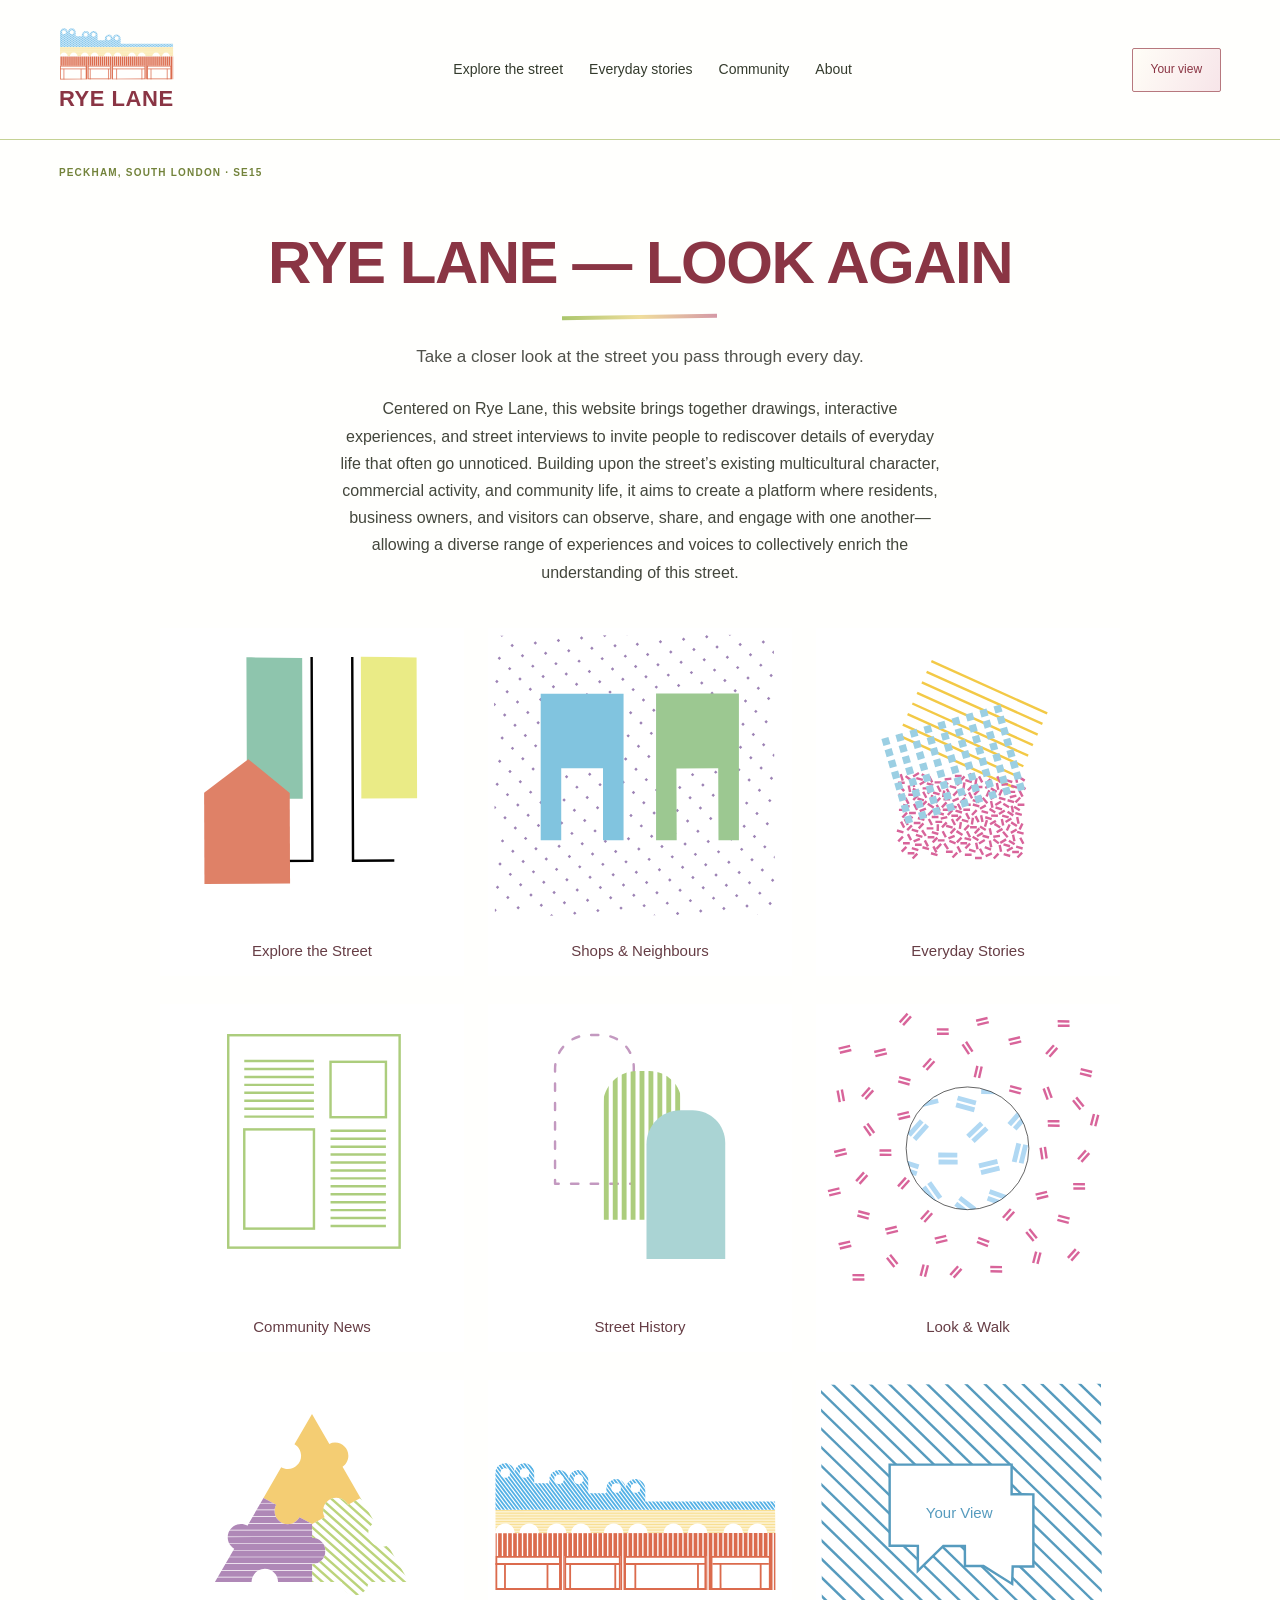
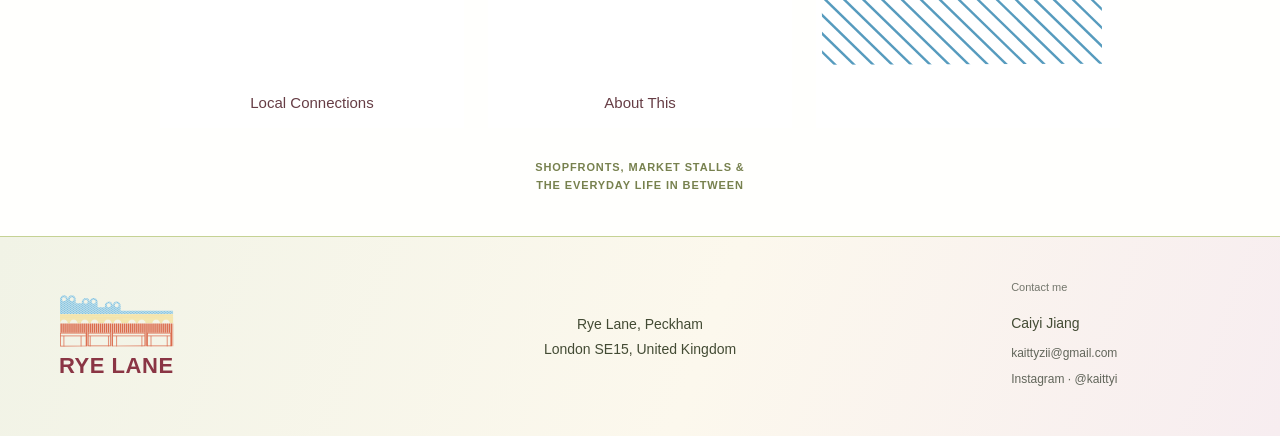
<file: index.html>
<!doctype html>
<html lang="en"><head><meta charset="utf-8"><meta name="viewport" content="width=device-width,initial-scale=1"><meta name="description" content="Explore the shopfronts, market stalls and everyday details of Rye Lane, Peckham."><title>Rye Lane — Look Again</title><link rel="stylesheet" href="style.css"><link rel="stylesheet" href="theme.css?v=20261109-responsive"></head>
<body data-page="index"><a class="skip" href="#main">Skip to content</a><header><a class="brand" href="index.html">RYE LANE</a><nav aria-label="Main navigation"><a href="explore.html">Explore the street</a><a href="stories.html">Everyday stories</a><a href="community.html">Community</a><a href="about.html">About</a></nav><a class="header-note" href="your-view.html">Your view </a></header>
<main id="main"><section class="hero"><div class="hero-top"><p class="eyebrow">PECKHAM, SOUTH LONDON · SE15</p></div><div class="hero-title"><h1 class="home-title">RYE LANE — LOOK AGAIN</h1><p class="home-subtitle">Take a closer look at the street you pass through every day.</p><p class="home-statement">Centered on Rye Lane, this website brings together drawings, interactive experiences, and street interviews to invite people to rediscover details of everyday life that often go unnoticed. Building upon the street’s existing multicultural character, commercial activity, and community life, it aims to create a platform where residents, business owners, and visitors can observe, share, and engage with one another—allowing a diverse range of experiences and voices to collectively enrich the understanding of this street.</p></div><div class="illustrated-directory" aria-label="Discover Rye Lane"><a class="illustrated-link cream" href="explore.html"><svg class="artist-icon" viewBox="0 0 200 200" aria-hidden="true"><image href="explore.svg" width="200" height="200"/></svg><h2>Explore the Street</h2><span class="tile-arrow"></span></a><a class="illustrated-link apricot" href="explore.html#shops"><svg class="artist-icon" viewBox="0 0 200 200" aria-hidden="true"><image href="shops.svg" width="200" height="200"/></svg><h2>Shops & Neighbours</h2><span class="tile-arrow"></span></a><a class="illustrated-link moss" href="stories.html"><svg class="artist-icon" viewBox="0 0 200 200" aria-hidden="true"><image href="stories.svg" width="200" height="200"/></svg><h2>Everyday Stories</h2><span class="tile-arrow"></span></a><a class="illustrated-link blue" href="community.html"><svg class="artist-icon" viewBox="0 0 200 200" aria-hidden="true"><image href="community.svg" width="200" height="200"/></svg><h2>Community News</h2><span class="tile-arrow"></span></a><a class="illustrated-link ochre" href="community.html#street-history"><svg class="artist-icon" viewBox="0 0 200 200" aria-hidden="true"><image href="history.svg" width="200" height="200"/></svg><h2>Street History</h2><span class="tile-arrow"></span></a><a class="illustrated-link rose" href="stories.html#walk"><svg class="artist-icon" viewBox="0 0 200 200" aria-hidden="true"><image href="walk.svg" width="200" height="200"/></svg><h2>Look & Walk</h2><span class="tile-arrow"></span></a><a class="illustrated-link moss" href="community.html#local-connections"><svg class="artist-icon" viewBox="0 0 200 200" aria-hidden="true"><image href="connections.svg" width="200" height="200"/></svg><h2>Local Connections</h2><span class="tile-arrow"></span></a><a class="illustrated-link cream" href="about.html"><svg class="artist-icon" viewBox="0 0 200 200" aria-hidden="true"><image href="about.svg" width="200" height="200"/></svg><h2>About This</h2><span class="tile-arrow"></span></a><a class="illustrated-link blue" href="your-view.html"><svg class="artist-icon" viewBox="0 0 200 200" aria-hidden="true"><image href="your-view.svg" width="200" height="200"/></svg><h2 class="speech-title">Your View</h2><span class="tile-arrow"></span></a></div><p class="directory-caption">SHOPFRONTS, MARKET STALLS & THE EVERYDAY LIFE IN BETWEEN</p></section></main><footer><a class="brand" href="index.html">RYE LANE</a><p>Rye Lane, Peckham<br>London SE15, United Kingdom</p><div class="footer-contact"><h2>Contact me</h2><p>Caiyi Jiang</p><a href="mailto:kaittyzii@gmail.com">kaittyzii@gmail.com</a><a href="https://www.instagram.com/kaittyi/" target="_blank" rel="noopener noreferrer">Instagram · @kaittyi</a></div></footer>
<script src="script.js?v=20261030-market-layers"></script></body></html>
</file>
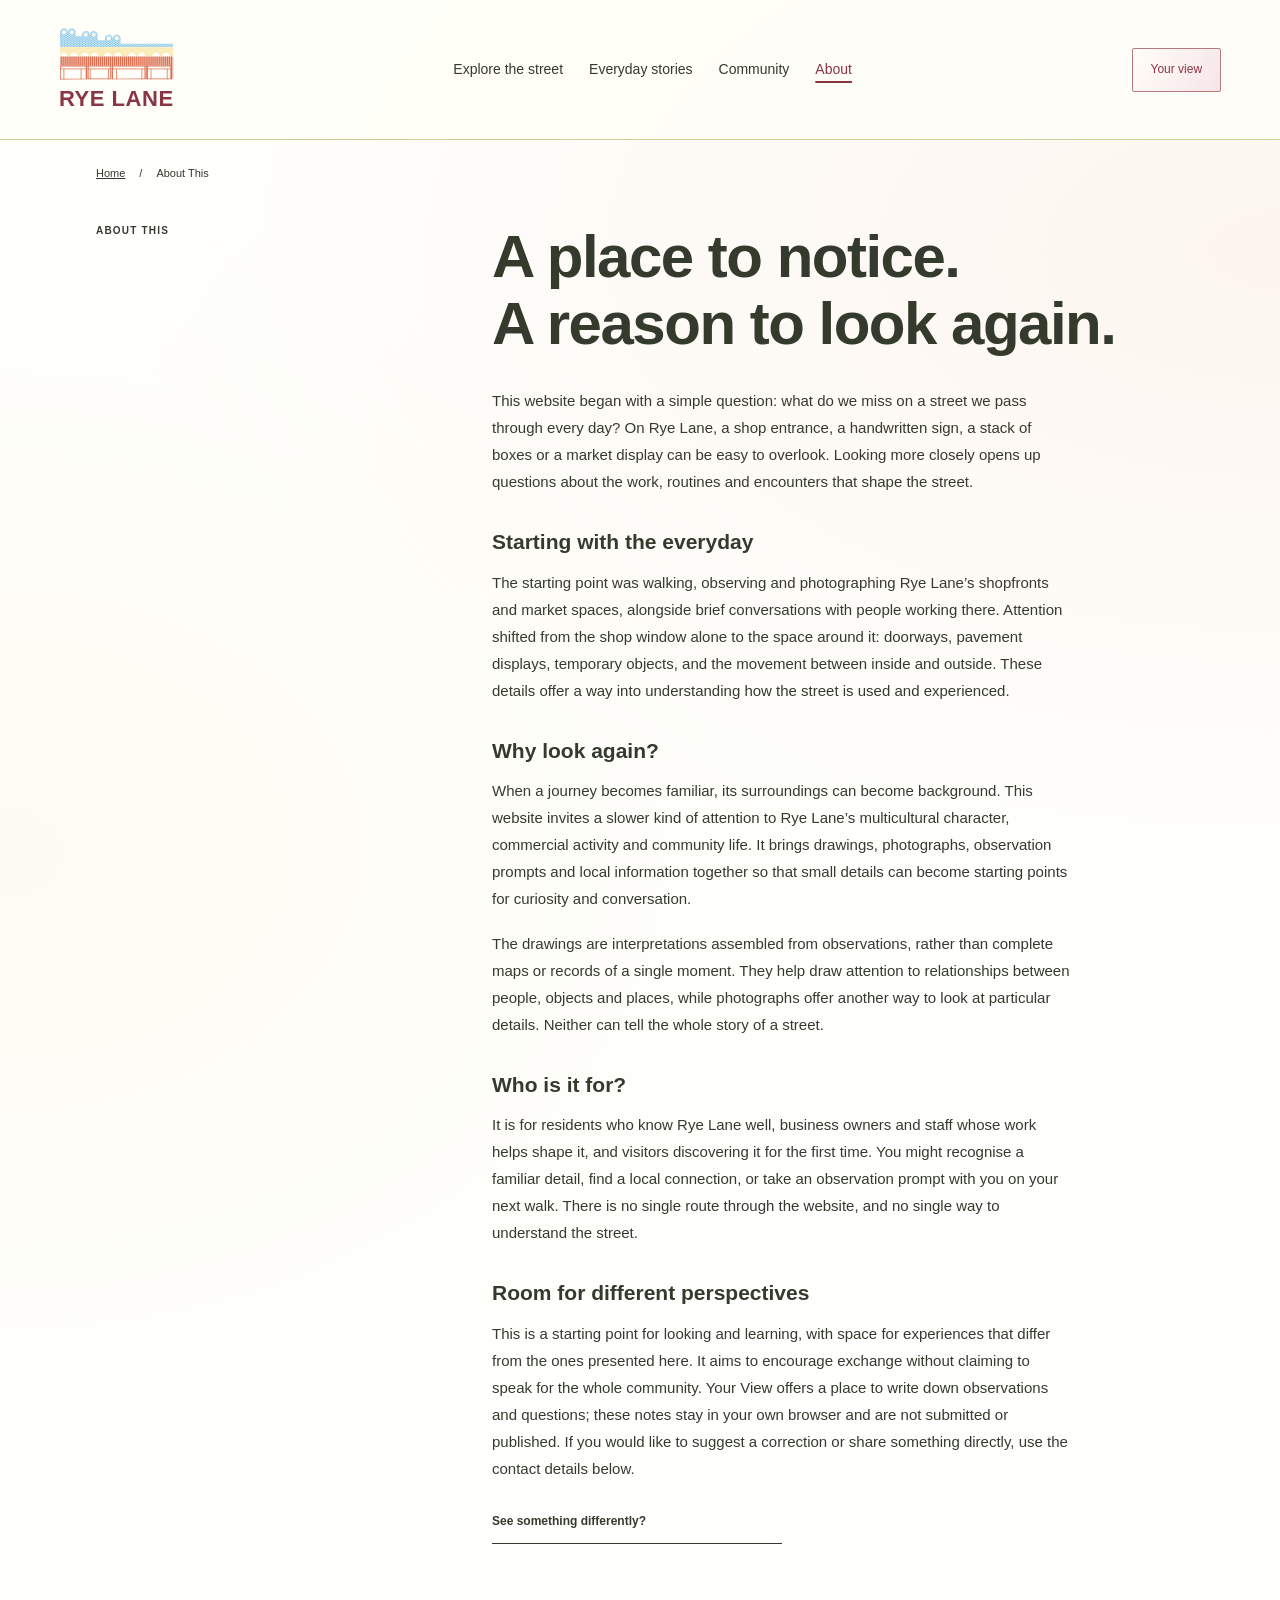
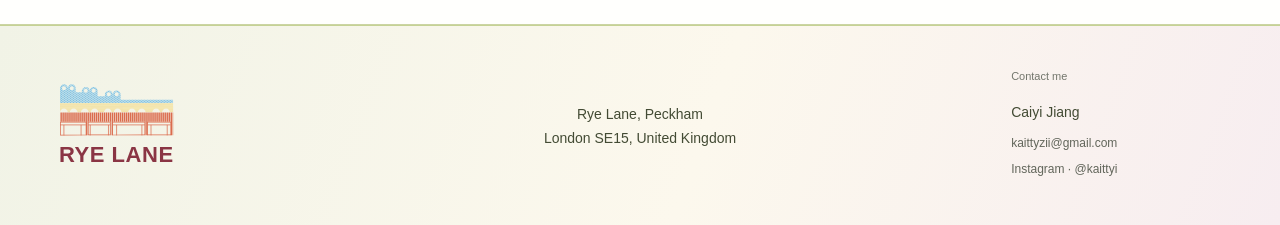
<file: about.html>
<!doctype html>
<html lang="en"><head><meta charset="utf-8"><meta name="viewport" content="width=device-width,initial-scale=1"><meta name="description" content="Explore the shopfronts, market stalls and everyday details of Rye Lane, Peckham."><title>About This — Rye Lane</title><link rel="stylesheet" href="style.css"><link rel="stylesheet" href="theme.css?v=20261109-responsive"></head>
<body data-page="about"><a class="skip" href="#main">Skip to content</a><header><a class="brand" href="index.html">RYE LANE</a><nav aria-label="Main navigation"><a href="explore.html">Explore the street</a><a href="stories.html">Everyday stories</a><a href="community.html">Community</a><a href="about.html" aria-current="page">About</a></nav><a class="header-note" href="your-view.html">Your view </a></header>
<main id="main"><div class="breadcrumb"><a href="index.html">Home</a><span>/</span><span>About This</span></div><section id="about" class="about section"><p class="eyebrow">ABOUT THIS</p><div><h2 class="page-heading">A place to notice.<br>A reason to look again.</h2><div class="about-copy"><p>This website began with a simple question: what do we miss on a street we pass through every day? On Rye Lane, a shop entrance, a handwritten sign, a stack of boxes or a market display can be easy to overlook. Looking more closely opens up questions about the work, routines and encounters that shape the street.</p>
<h3>Starting with the everyday</h3><p>The starting point was walking, observing and photographing Rye Lane’s shopfronts and market spaces, alongside brief conversations with people working there. Attention shifted from the shop window alone to the space around it: doorways, pavement displays, temporary objects, and the movement between inside and outside. These details offer a way into understanding how the street is used and experienced.</p>
<h3>Why look again?</h3><p>When a journey becomes familiar, its surroundings can become background. This website invites a slower kind of attention to Rye Lane’s multicultural character, commercial activity and community life. It brings drawings, photographs, observation prompts and local information together so that small details can become starting points for curiosity and conversation.</p><p>The drawings are interpretations assembled from observations, rather than complete maps or records of a single moment. They help draw attention to relationships between people, objects and places, while photographs offer another way to look at particular details. Neither can tell the whole story of a street.</p>
<h3>Who is it for?</h3><p>It is for residents who know Rye Lane well, business owners and staff whose work helps shape it, and visitors discovering it for the first time. You might recognise a familiar detail, find a local connection, or take an observation prompt with you on your next walk. There is no single route through the website, and no single way to understand the street.</p>
<h3>Room for different perspectives</h3><p>This is a starting point for looking and learning, with space for experiences that differ from the ones presented here. It aims to encourage exchange without claiming to speak for the whole community. Your View offers a place to write down observations and questions; these notes stay in your own browser and are not submitted or published. If you would like to suggest a correction or share something directly, use the contact details below.</p></div><a class="text-link" href="your-view.html">See something differently? <span></span></a></div></section></main><footer><a class="brand" href="index.html">RYE LANE</a><p>Rye Lane, Peckham<br>London SE15, United Kingdom</p><div class="footer-contact"><h2>Contact me</h2><p>Caiyi Jiang</p><a href="mailto:kaittyzii@gmail.com">kaittyzii@gmail.com</a><a href="https://www.instagram.com/kaittyi/" target="_blank" rel="noopener noreferrer">Instagram · @kaittyi</a></div></footer>
<script src="script.js?v=20261030-market-layers"></script></body></html>
</file>
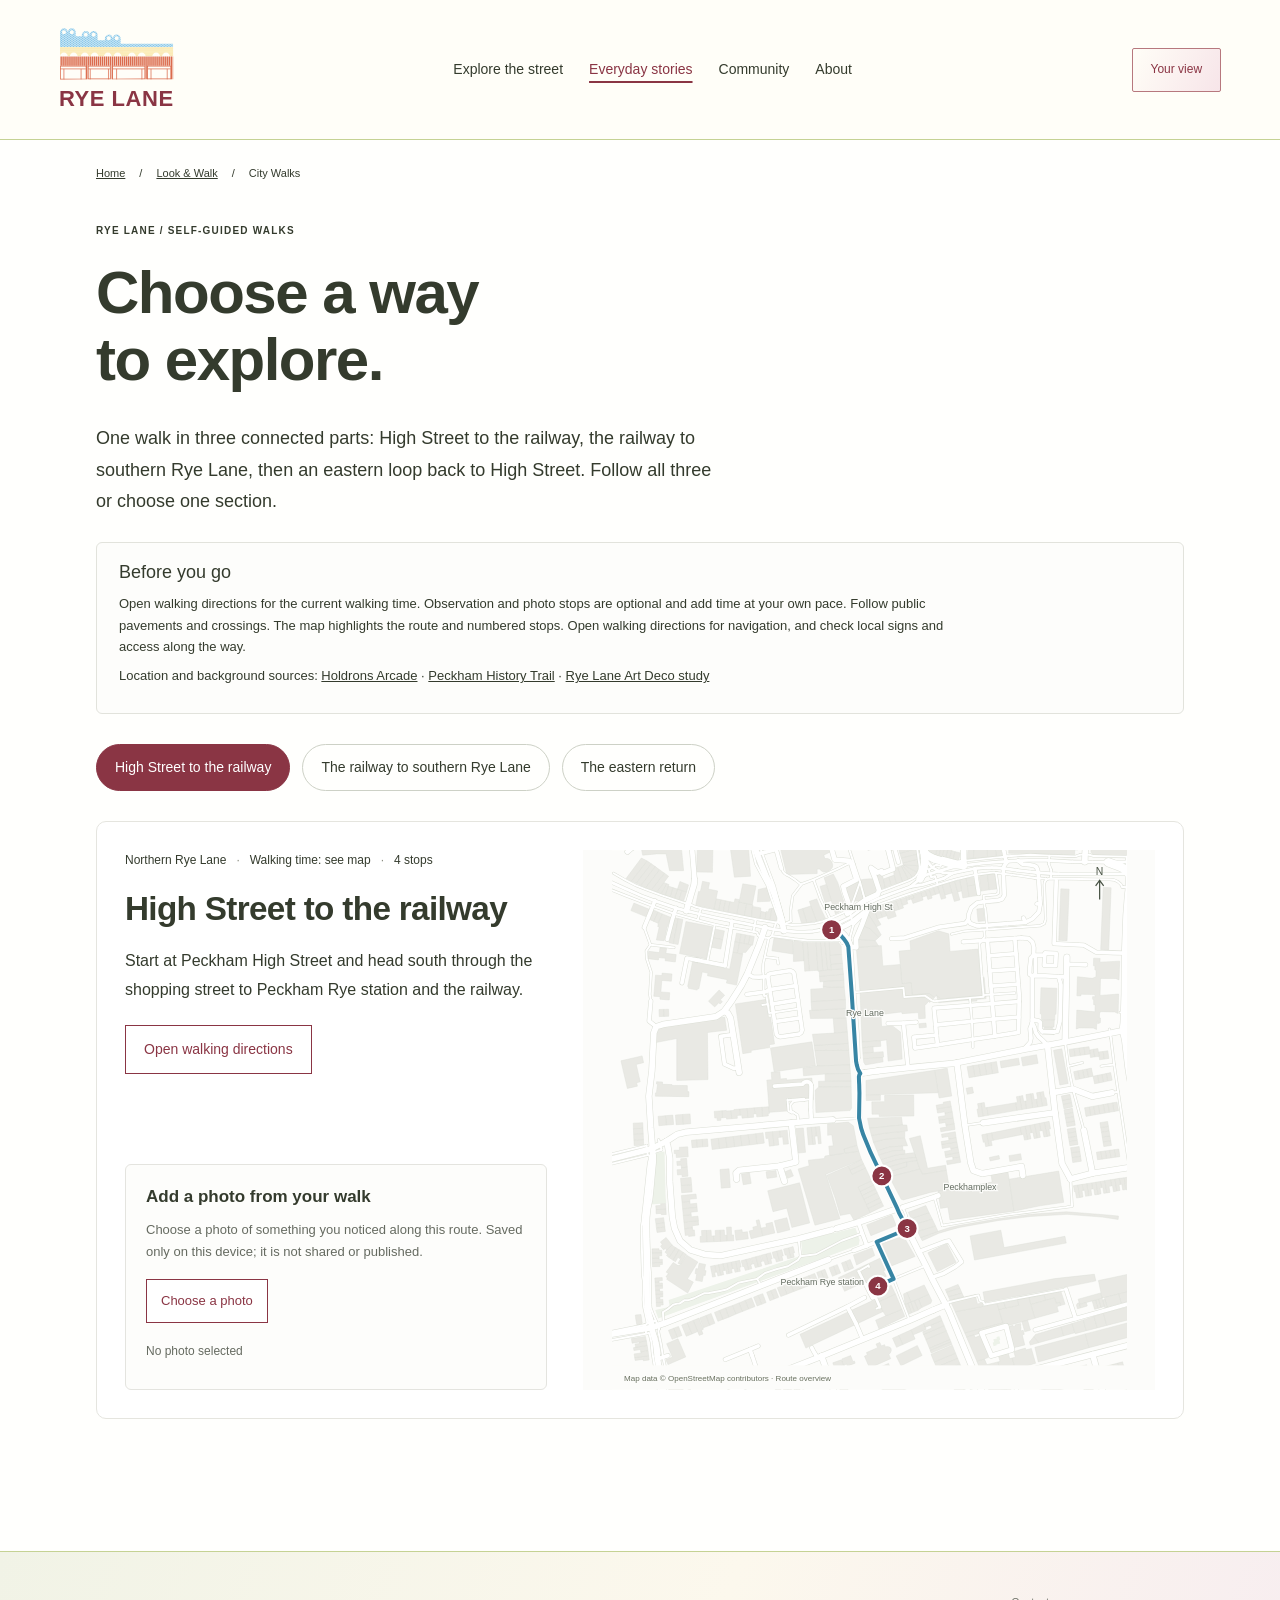
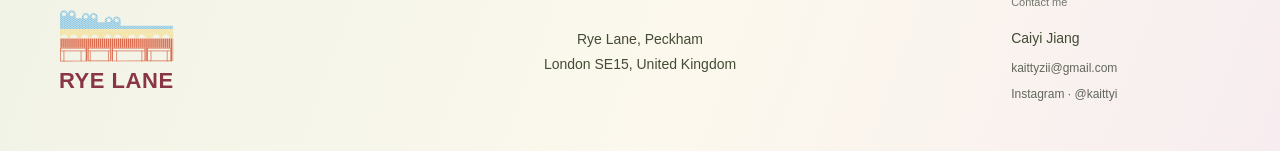
<file: citywalk.html>
<!doctype html><html lang="en"><head><meta charset="utf-8"><meta name="viewport" content="width=device-width,initial-scale=1"><title>City Walks — Rye Lane</title><link rel="stylesheet" href="style.css"><link rel="stylesheet" href="theme.css?v=20261109-responsive"></head><body data-page="citywalk"><a class="skip" href="#main">Skip to content</a><header><a class="brand" href="index.html">RYE LANE</a><nav aria-label="Main navigation"><a href="explore.html">Explore the street</a><a href="stories.html" aria-current="page">Everyday stories</a><a href="community.html">Community</a><a href="about.html">About</a></nav><a class="header-note" href="your-view.html">Your view </a></header><main id="main"><div class="breadcrumb"><a href="index.html">Home</a><span>/</span><a href="stories.html#walk">Look &amp; Walk</a><span>/</span><span>City Walks</span></div><section class="section citywalk"><p class="eyebrow">RYE LANE / SELF-GUIDED WALKS</p><h1 class="page-heading">Choose a way<br>to explore.</h1><p class="history-intro">One walk in three connected parts: High Street to the railway, the railway to southern Rye Lane, then an eastern loop back to High Street. Follow all three or choose one section.</p><div class="route-sources"><h2>Before you go</h2><p>Open walking directions for the current walking time. Observation and photo stops are optional and add time at your own pace. Follow public pavements and crossings. The map highlights the route and numbered stops. Open walking directions for navigation, and check local signs and access along the way.</p><p>Location and background sources: <a href="https://www.copelandpark.com/holdronsarcade/" target="_blank" rel="noopener">Holdrons Arcade</a> · <a href="https://peckhamheritage.org.uk/wp-content/uploads/2018/09/Peckham-History-Trail.pdf" target="_blank" rel="noopener">Peckham History Trail</a> · <a href="https://www.peckhamvision.org/wiki/images/f/f1/Rye_Lane_Art_Deco_Quarter_revised_v.03.pdf" target="_blank" rel="noopener">Rye Lane Art Deco study</a></p></div><div class="route-tabs" role="group" aria-label="Choose a walk"></div><div id="route-content"></div></section></main><footer><a class="brand" href="index.html">RYE LANE</a><p>Rye Lane, Peckham<br>London SE15, United Kingdom</p><div class="footer-contact"><h2>Contact me</h2><p>Caiyi Jiang</p><a href="mailto:kaittyzii@gmail.com">kaittyzii@gmail.com</a><a href="https://www.instagram.com/kaittyi/" target="_blank" rel="noopener noreferrer">Instagram · @kaittyi</a></div></footer><script src="citywalk.js?v=9"></script></body></html>
</file>
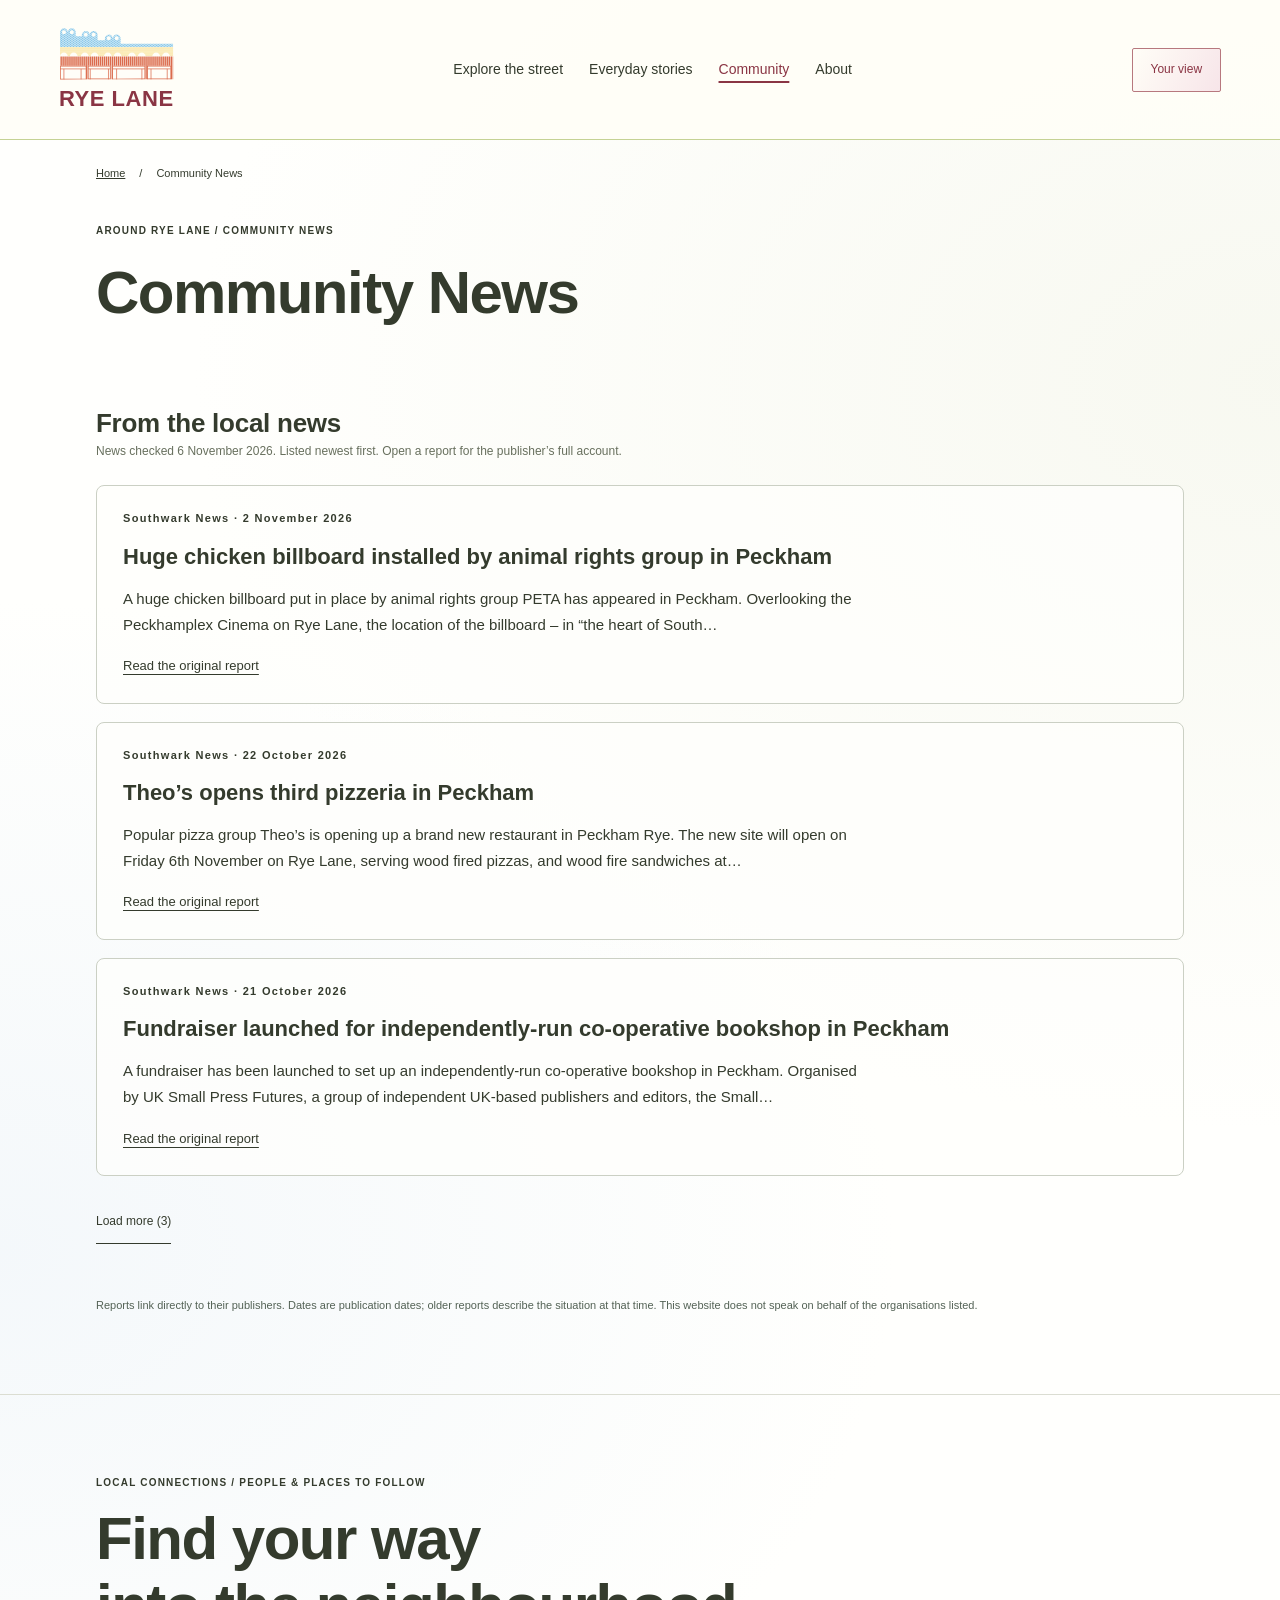
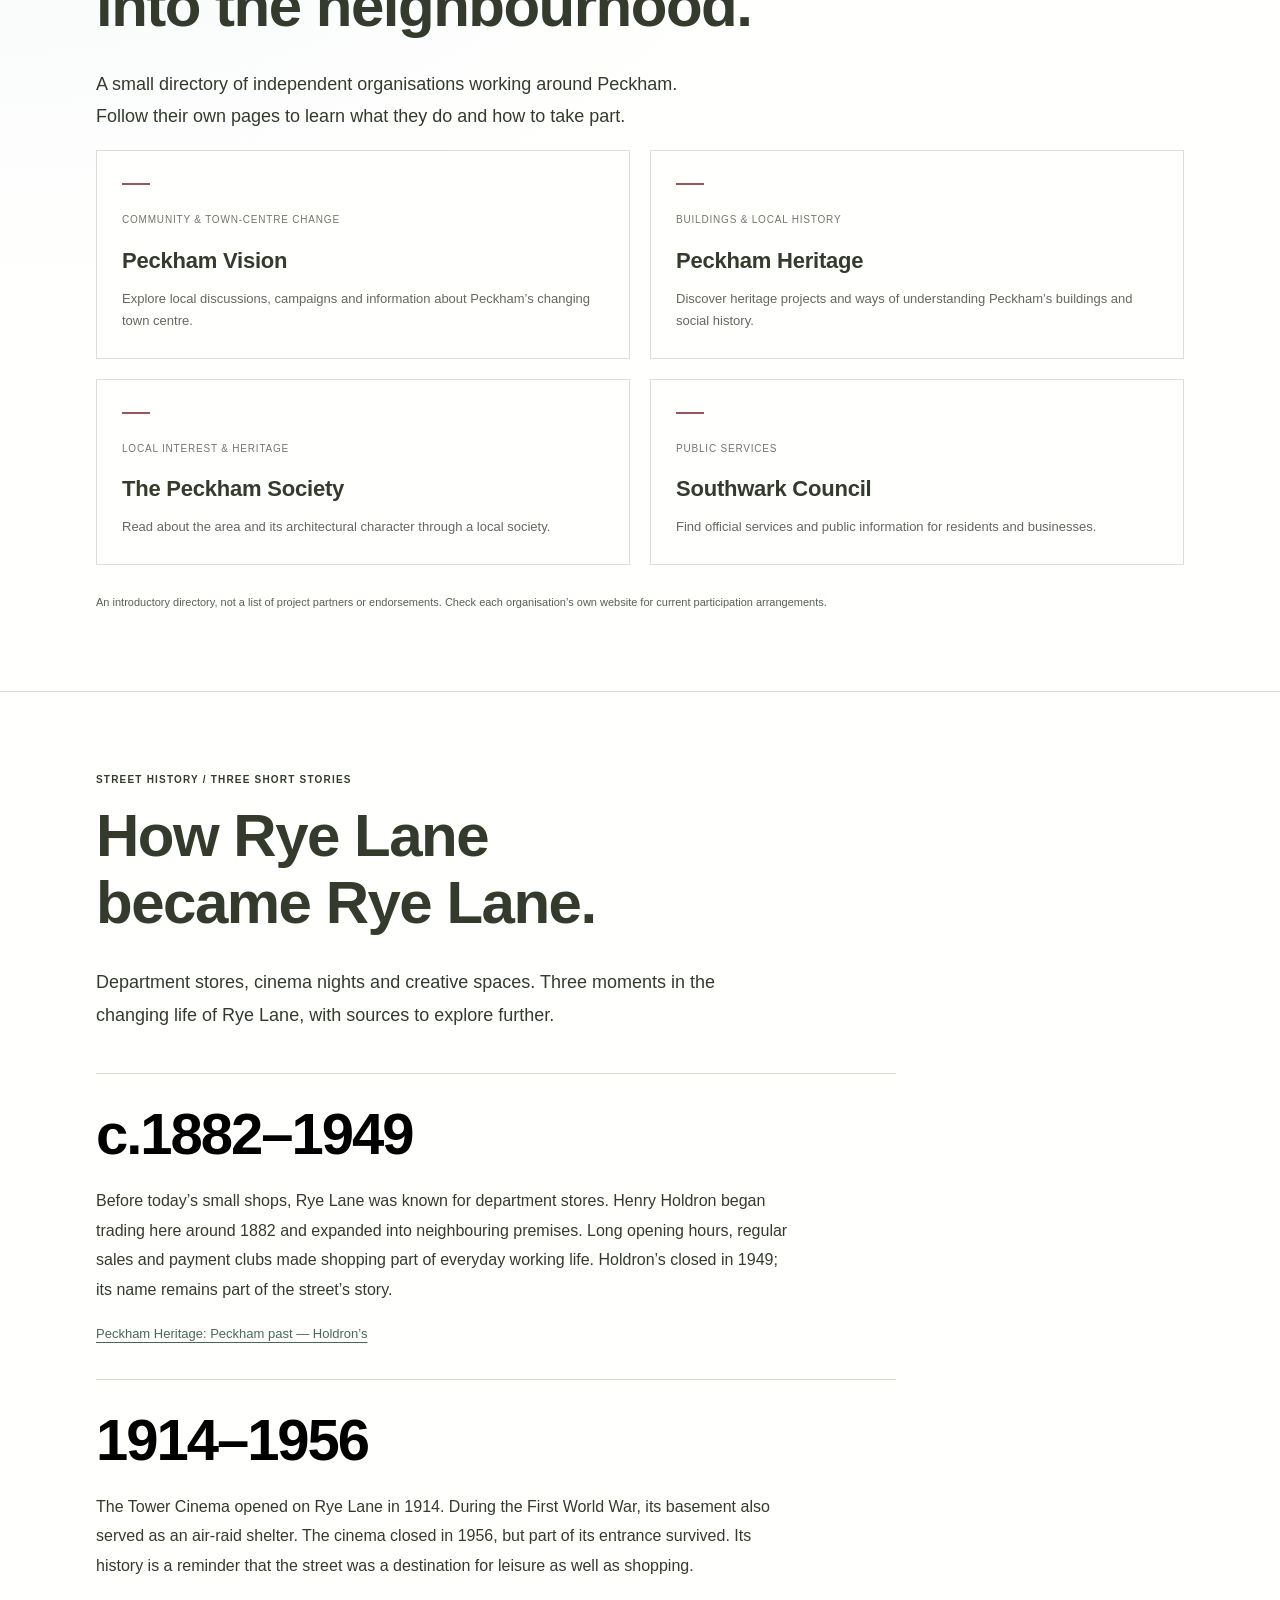
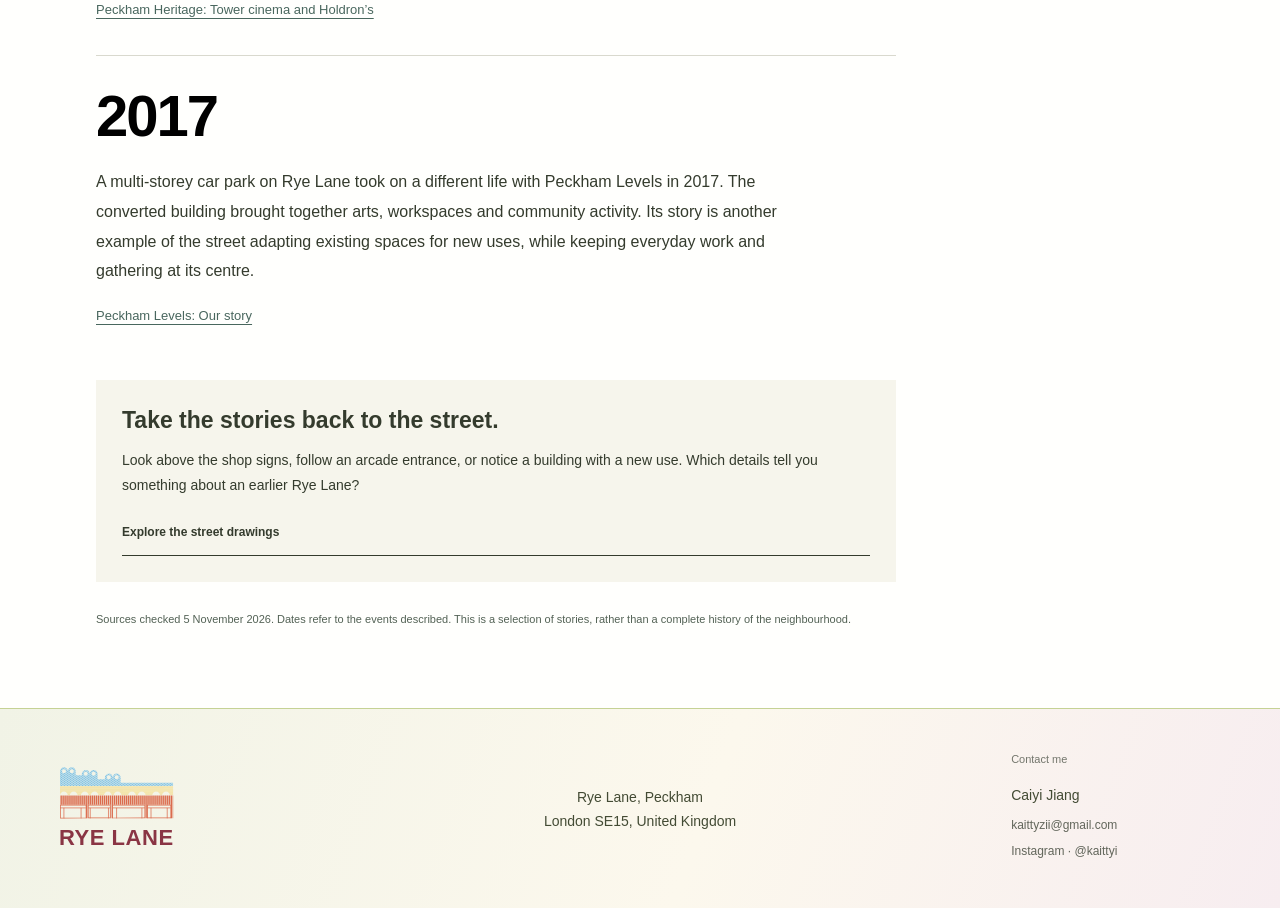
<file: community.html>
<!doctype html>
<html lang="en"><head><meta charset="utf-8"><meta name="viewport" content="width=device-width,initial-scale=1"><meta name="description" content="Explore the shopfronts, market stalls and everyday details of Rye Lane, Peckham."><title>Community News — Rye Lane</title><link rel="stylesheet" href="style.css"><link rel="stylesheet" href="theme.css?v=20261109-responsive"></head>
<body data-page="community"><a class="skip" href="#main">Skip to content</a><header><a class="brand" href="index.html">RYE LANE</a><nav aria-label="Main navigation"><a href="explore.html">Explore the street</a><a href="stories.html">Everyday stories</a><a href="community.html" aria-current="page">Community</a><a href="about.html">About</a></nav><a class="header-note" href="your-view.html">Your view </a></header>
<main id="main"><div class="breadcrumb"><a href="index.html">Home</a><span>/</span><span>Community News</span></div><section class="section"><div class="section-title"><div><p class="eyebrow">AROUND RYE LANE / COMMUNITY NEWS</p><h1 class="page-heading">Community News</h1></div></div><div class="feed-header"><h2>From the local news</h2></div><div id="live-news" class="news-list"></div><button id="load-more-news" class="download news-more" hidden>Load more</button><p class="small-note">Reports link directly to their publishers. Dates are publication dates; older reports describe the situation at that time. This website does not speak on behalf of the organisations listed.</p></section><script src="community.js?v=20261105-checked-news" defer></script><section id="local-connections" class="section connections-section"><p class="eyebrow">LOCAL CONNECTIONS / PEOPLE & PLACES TO FOLLOW</p><h2 class="page-heading">Find your way<br>into the neighbourhood.</h2><p class="history-intro">A small directory of independent organisations working around Peckham. Follow their own pages to learn what they do and how to take part.</p><div class="community-links"><a href="https://www.peckhamvision.org/" target="_blank" rel="noopener noreferrer"><span>COMMUNITY & TOWN-CENTRE CHANGE</span><h3>Peckham Vision </h3><p>Explore local discussions, campaigns and information about Peckham’s changing town centre.</p></a><a href="https://peckhamheritage.org.uk/" target="_blank" rel="noopener noreferrer"><span>BUILDINGS & LOCAL HISTORY</span><h3>Peckham Heritage </h3><p>Discover heritage projects and ways of understanding Peckham’s buildings and social history.</p></a><a href="https://www.peckhamsociety.org.uk/" target="_blank" rel="noopener noreferrer"><span>LOCAL INTEREST & HERITAGE</span><h3>The Peckham Society </h3><p>Read about the area and its architectural character through a local society.</p></a><a href="https://www.southwark.gov.uk/" target="_blank" rel="noopener noreferrer"><span>PUBLIC SERVICES</span><h3>Southwark Council </h3><p>Find official services and public information for residents and businesses.</p></a></div><p class="small-note">An introductory directory, not a list of project partners or endorsements. Check each organisation’s own website for current participation arrangements.</p></section><section id="street-history" class="section history history-stories"><p class="eyebrow">STREET HISTORY / THREE SHORT STORIES</p><h2 class="page-heading">How Rye Lane<br>became Rye Lane.</h2><p class="history-intro">Department stores, cinema nights and creative spaces. Three moments in the changing life of Rye Lane, with sources to explore further.</p><div class="history-chapters"><article class="history-chapter"><h3 class="history-date">c.1882–1949</h3><p>Before today’s small shops, Rye Lane was known for department stores. Henry Holdron began trading here around 1882 and expanded into neighbouring premises. Long opening hours, regular sales and payment clubs made shopping part of everyday working life. Holdron’s closed in 1949; its name remains part of the street’s story.</p><a class="history-source" href="https://peckhamheritage.org.uk/2067-2/" target="_blank" rel="noopener noreferrer">Peckham Heritage: Peckham past — Holdron’s</a></article><article class="history-chapter"><h3 class="history-date">1914–1956</h3><p>The Tower Cinema opened on Rye Lane in 1914. During the First World War, its basement also served as an air-raid shelter. The cinema closed in 1956, but part of its entrance survived. Its history is a reminder that the street was a destination for leisure as well as shopping.</p><a class="history-source" href="https://peckhamheritage.org.uk/peckham-past-tower-cinema-and-holdrons/" target="_blank" rel="noopener noreferrer">Peckham Heritage: Tower cinema and Holdron’s</a></article><article class="history-chapter"><h3 class="history-date">2017</h3><p>A multi-storey car park on Rye Lane took on a different life with Peckham Levels in 2017. The converted building brought together arts, workspaces and community activity. Its story is another example of the street adapting existing spaces for new uses, while keeping everyday work and gathering at its centre.</p><a class="history-source" href="https://peckhamlevels.org/our-story" target="_blank" rel="noopener noreferrer">Peckham Levels: Our story</a></article></div><div class="history-end"><h3>Take the stories back to the street.</h3><p>Look above the shop signs, follow an arcade entrance, or notice a building with a new use. Which details tell you something about an earlier Rye Lane?</p><a class="text-link" href="explore.html">Explore the street drawings</a></div><p class="small-note">Sources checked 5 November 2026. Dates refer to the events described. This is a selection of stories, rather than a complete history of the neighbourhood.</p></section></main><footer><a class="brand" href="index.html">RYE LANE</a><p>Rye Lane, Peckham<br>London SE15, United Kingdom</p><div class="footer-contact"><h2>Contact me</h2><p>Caiyi Jiang</p><a href="mailto:kaittyzii@gmail.com">kaittyzii@gmail.com</a><a href="https://www.instagram.com/kaittyi/" target="_blank" rel="noopener noreferrer">Instagram · @kaittyi</a></div></footer>
<script src="script.js?v=20261030-market-layers"></script></body></html>
</file>
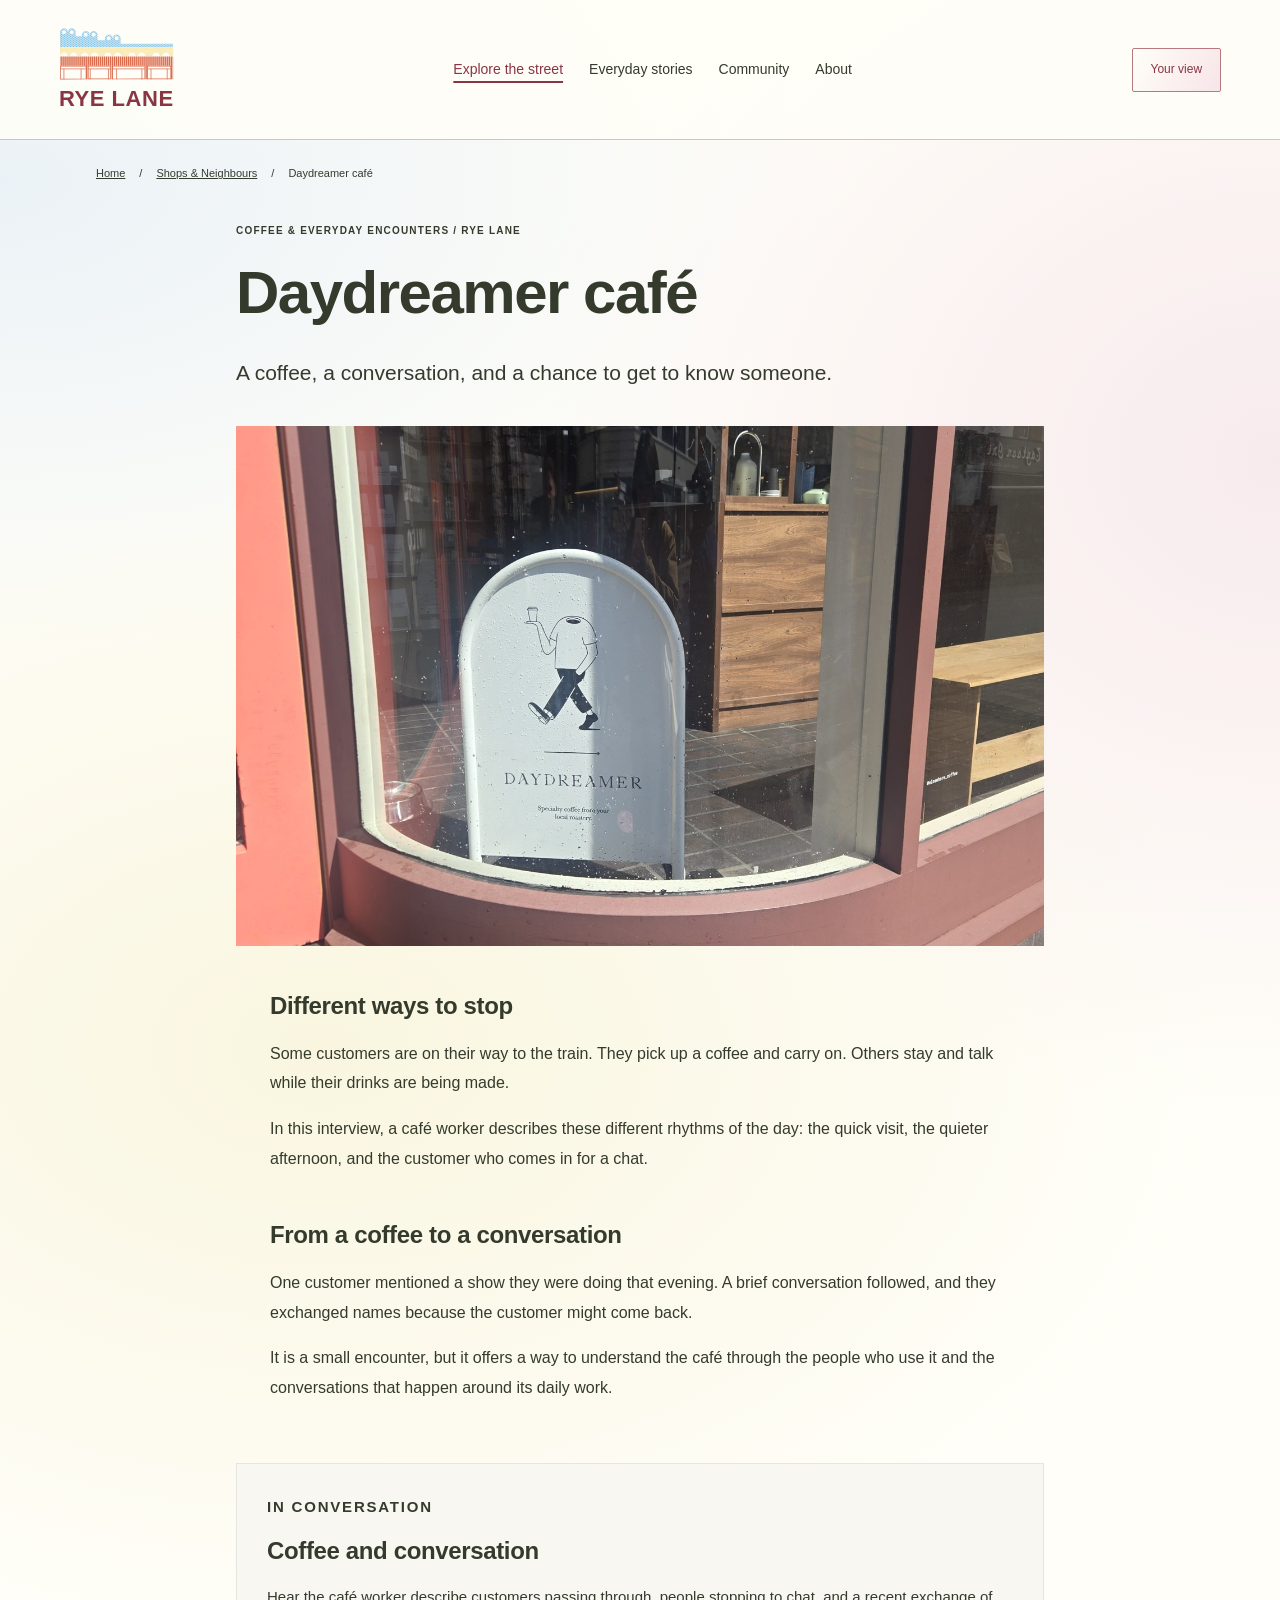
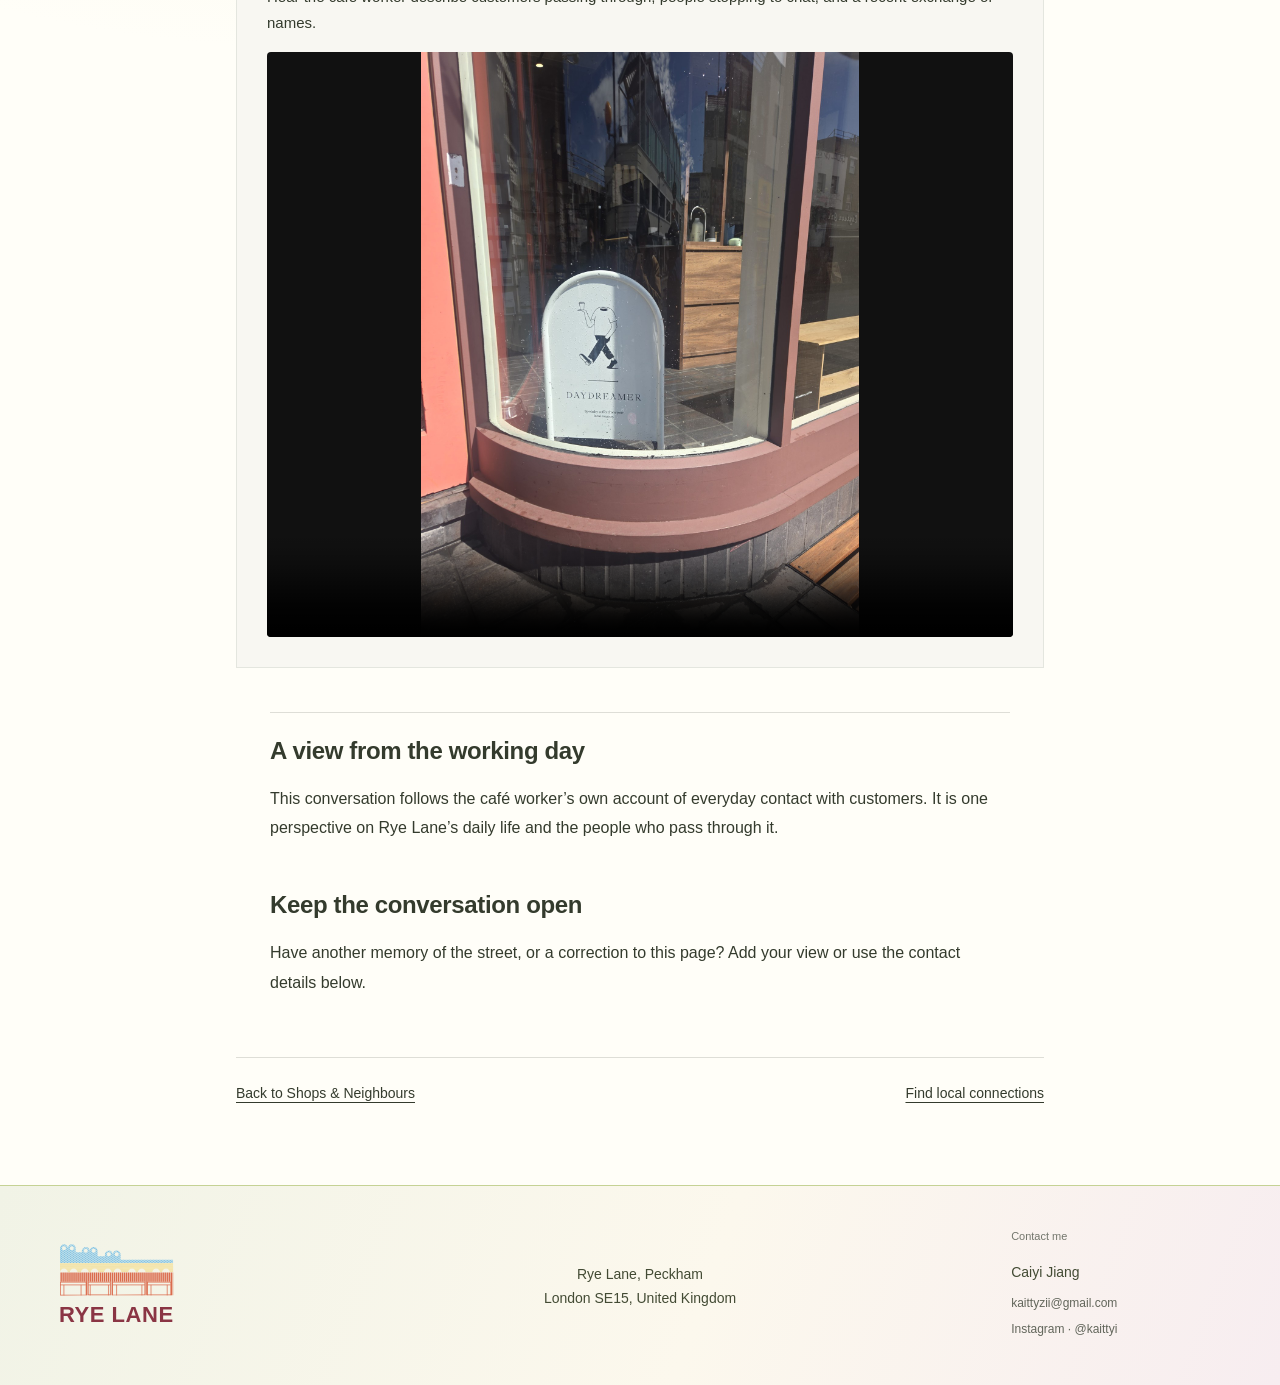
<file: daydreamer-cafe.html>
<!doctype html><html lang="en"><head><meta charset="utf-8"><meta name="viewport" content="width=device-width,initial-scale=1"><meta name="description" content="A conversation at Daydreamer café about customers, coffee and everyday connections on Rye Lane."><title>Daydreamer café — Rye Lane</title><link rel="stylesheet" href="style.css"><link rel="stylesheet" href="theme.css?v=20261109-responsive"></head><body data-page="cafe-profile"><a class="skip" href="#main">Skip to content</a><header><a class="brand" href="index.html">RYE LANE</a><nav aria-label="Main navigation"><a href="explore.html" aria-current="page">Explore the street</a><a href="stories.html">Everyday stories</a><a href="community.html">Community</a><a href="about.html">About</a></nav><a class="header-note" href="your-view.html">Your view </a></header><main id="main"><div class="breadcrumb"><a href="index.html">Home</a><span>/</span><a href="explore.html#shops">Shops &amp; Neighbours</a><span>/</span><span>Daydreamer café</span></div><section class="section record-profile"><p class="eyebrow">COFFEE &amp; EVERYDAY ENCOUNTERS / RYE LANE</p><h1 class="page-heading">Daydreamer café</h1><p class="record-deck">A coffee, a conversation, and a chance to get to know someone.</p><div class="record-intro"><img src="shop-window.jpg" alt="The window of Daydreamer café on Rye Lane"></div><div class="record-reading"><div><h2>Different ways to stop</h2><p>Some customers are on their way to the train. They pick up a coffee and carry on. Others stay and talk while their drinks are being made.</p><p>In this interview, a café worker describes these different rhythms of the day: the quick visit, the quieter afternoon, and the customer who comes in for a chat.</p></div><div><h2>From a coffee to a conversation</h2><p>One customer mentioned a show they were doing that evening. A brief conversation followed, and they exchanged names because the customer might come back.</p><p>It is a small encounter, but it offers a way to understand the café through the people who use it and the conversations that happen around its daily work.</p></div></div><section class="record-film" id="cafe-interview" aria-labelledby="cafe-film-title"><div><p class="eyebrow">IN CONVERSATION</p><h2 id="cafe-film-title">Coffee and conversation</h2><p>Hear the café worker describe customers passing through, people stopping to chat, and a recent exchange of names.</p></div><video id="cafe-video" controls playsinline preload="metadata" poster="shop-window.jpg" aria-label="Interview at Daydreamer café"><source src="cafe-answers.mp4" type="video/mp4"><track kind="captions" src="cafe.en.vtt" srclang="en" label="English" default><a href="cafe-answers.mp4">Open the café interview video</a></video></section><div class="record-reading record-background"><div><h2>A view from the working day</h2><p>This conversation follows the café worker’s own account of everyday contact with customers. It is one perspective on Rye Lane’s daily life and the people who pass through it.</p></div><div><h2>Keep the conversation open</h2><p>Have another memory of the street, or a correction to this page? <a href="your-view.html">Add your view</a> or use the contact details below.</p></div></div><nav class="record-return" aria-label="Continue exploring"><a href="explore.html#shops">Back to Shops &amp; Neighbours</a><a href="community.html#local-connections">Find local connections</a></nav></section></main><footer><a class="brand" href="index.html">RYE LANE</a><p>Rye Lane, Peckham<br>London SE15, United Kingdom</p><div class="footer-contact"><h2>Contact me</h2><p>Caiyi Jiang</p><a href="mailto:kaittyzii@gmail.com">kaittyzii@gmail.com</a><a href="https://www.instagram.com/kaittyi/" target="_blank" rel="noopener noreferrer">Instagram · @kaittyi</a></div></footer><script src="interview-captions.js?v=3"></script></body></html>
</file>
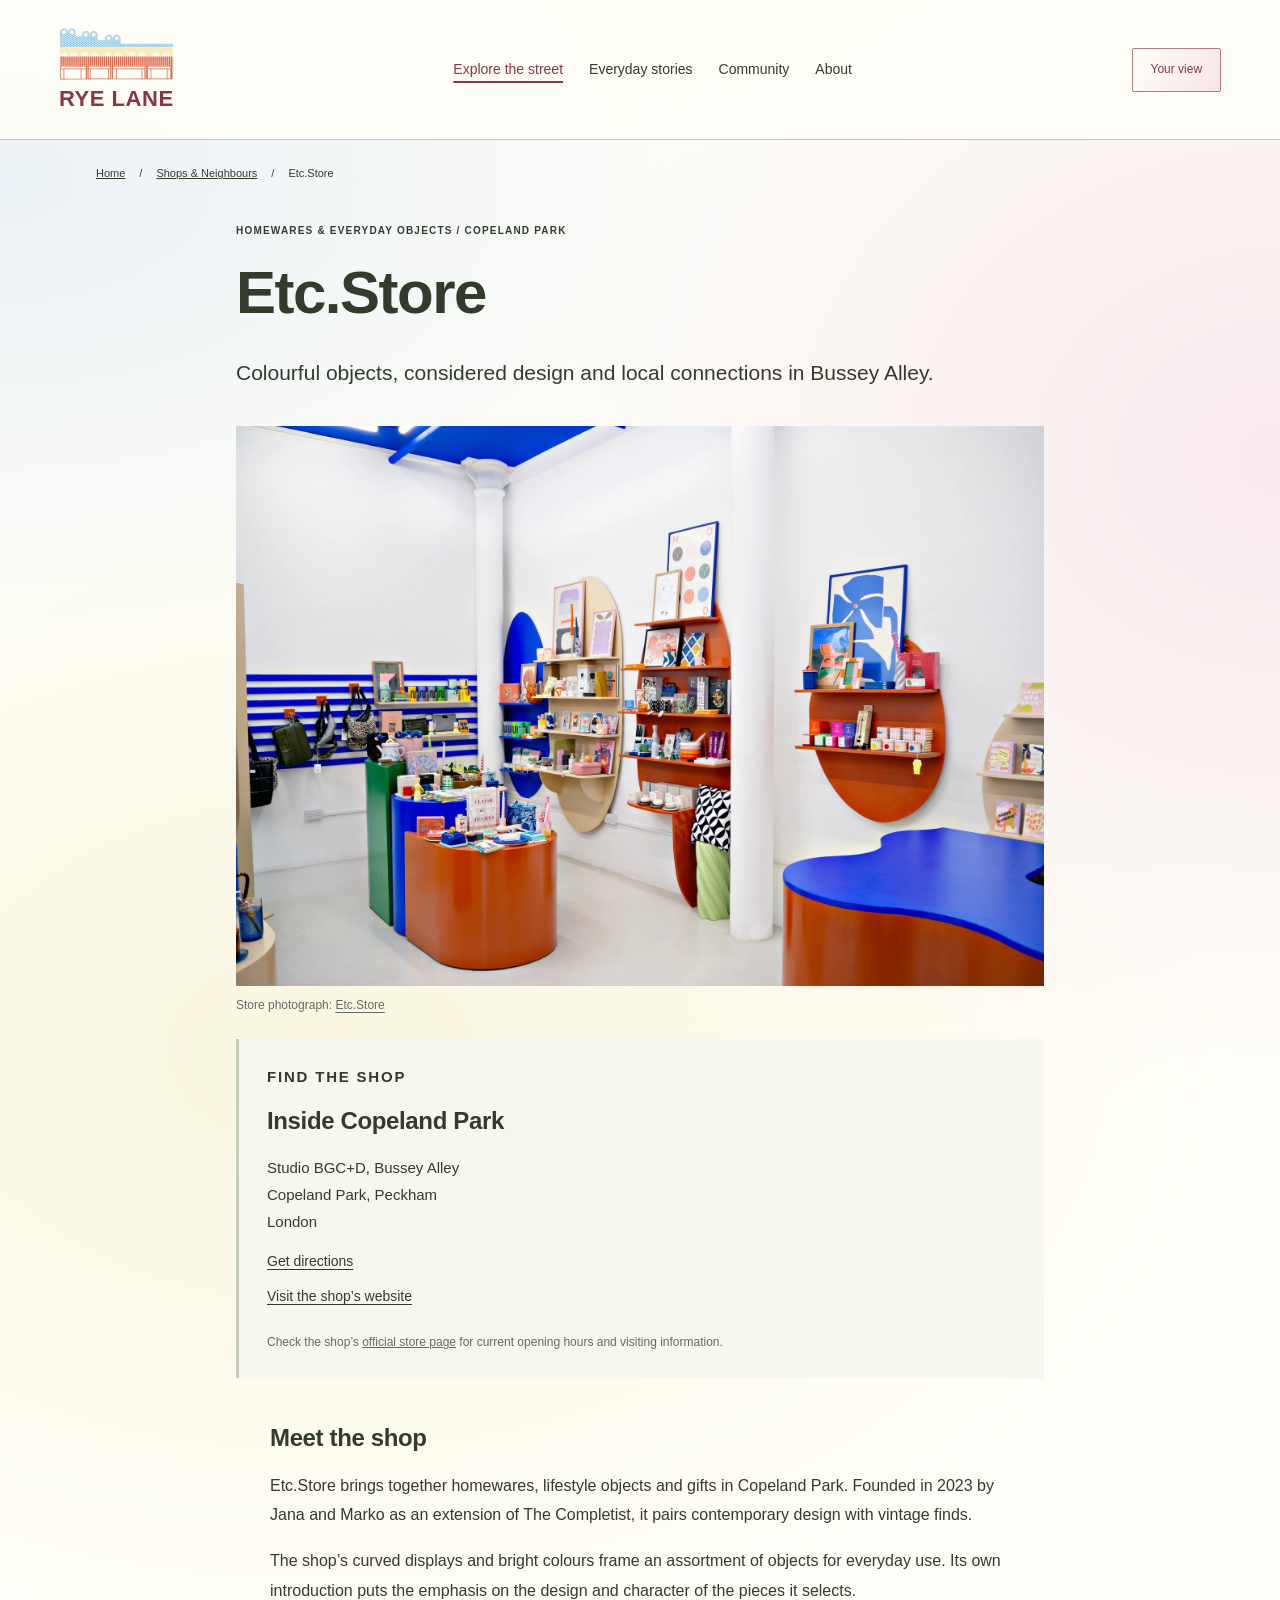
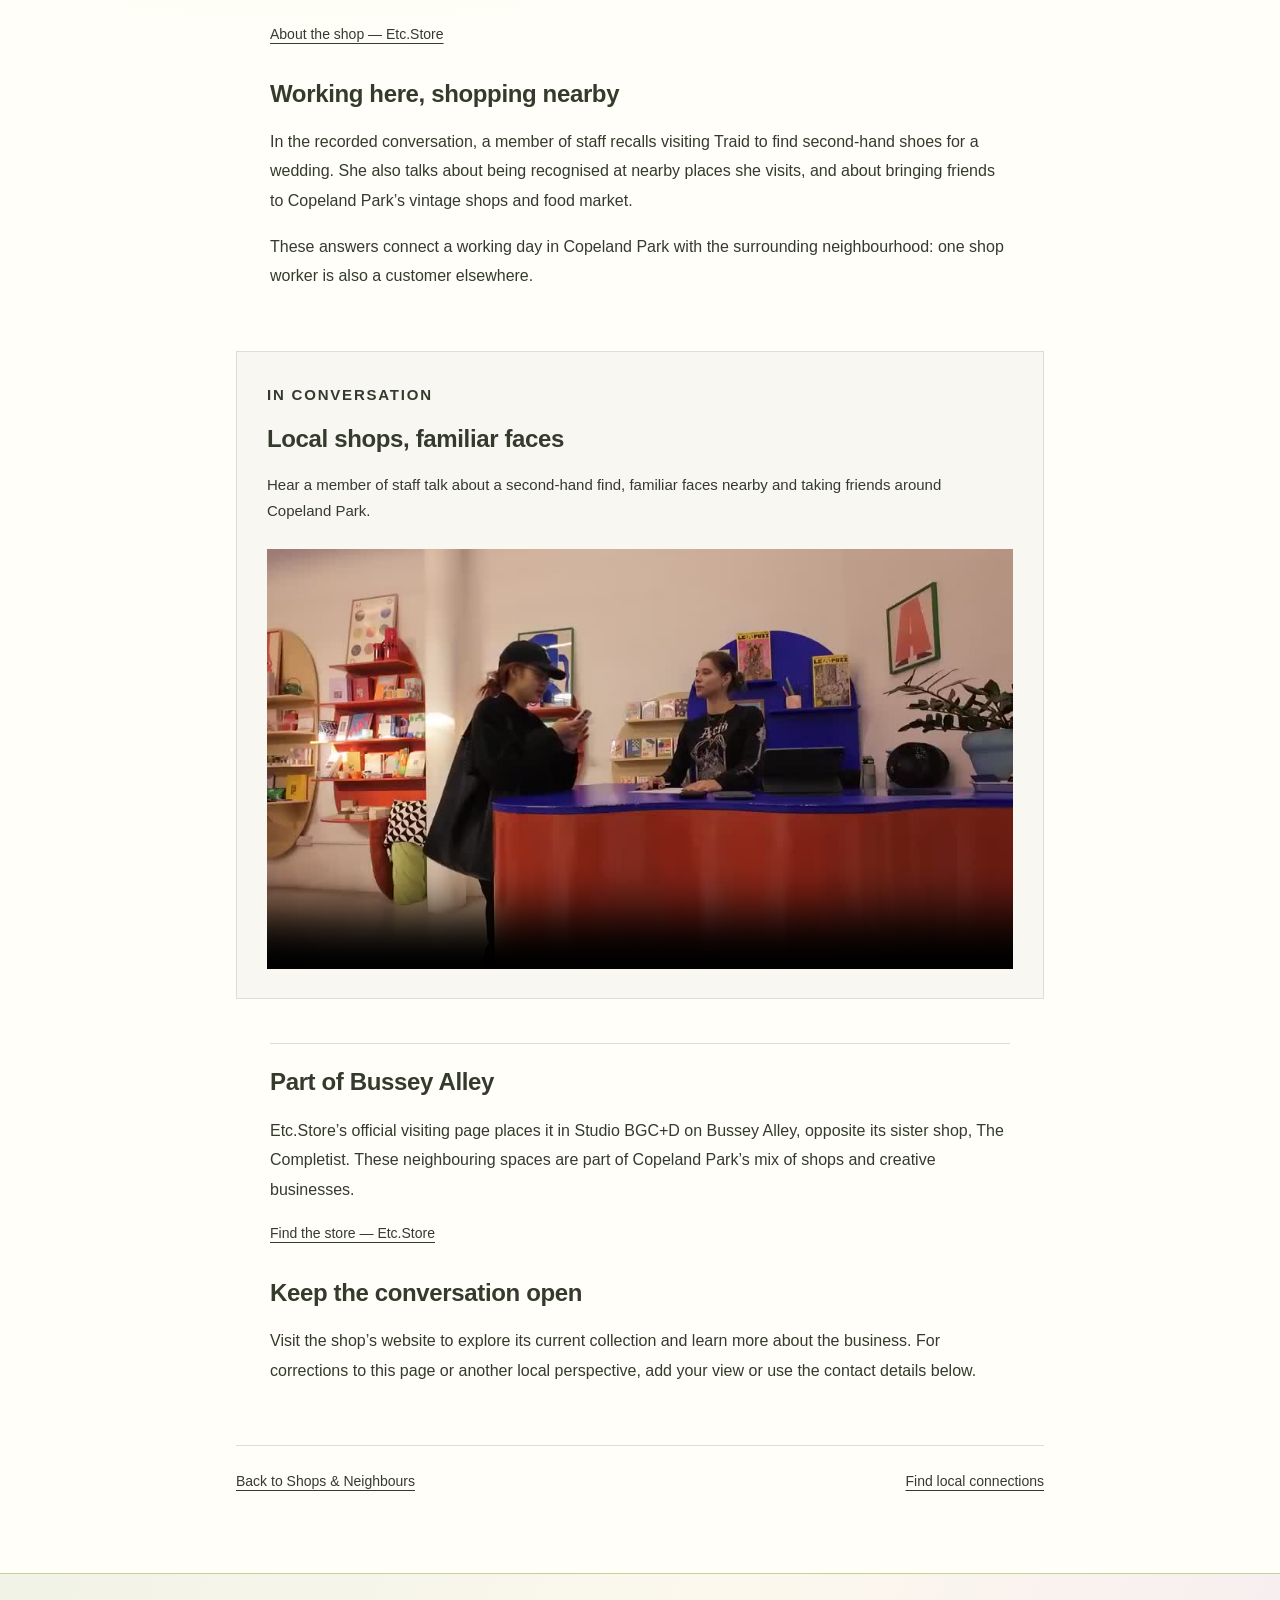
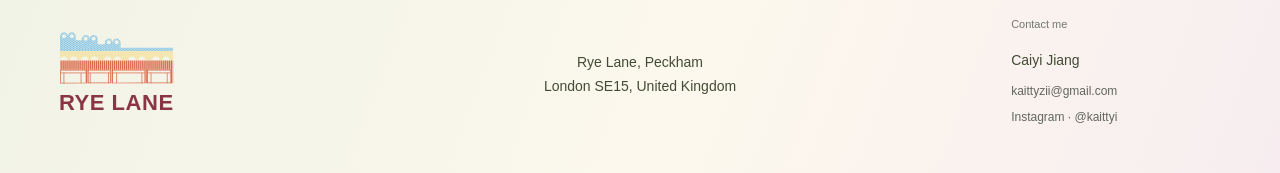
<file: etc-store.html>
<!doctype html>
<html lang="en"><head><meta charset="utf-8"><meta name="viewport" content="width=device-width,initial-scale=1"><meta name="description" content="Discover Etc.Store in Copeland Park: homewares, colour and a conversation about shopping locally."><title>Etc.Store — Rye Lane</title><link rel="stylesheet" href="style.css"><link rel="stylesheet" href="theme.css?v=20261109-responsive"></head>
<body data-page="etc-store"><a class="skip" href="#main">Skip to content</a><header><a class="brand" href="index.html">RYE LANE</a><nav aria-label="Main navigation"><a href="explore.html" aria-current="page">Explore the street</a><a href="stories.html">Everyday stories</a><a href="community.html">Community</a><a href="about.html">About</a></nav><a class="header-note" href="your-view.html">Your view </a></header>
<main id="main"><div class="breadcrumb"><a href="index.html">Home</a><span>/</span><a href="explore.html#shops">Shops &amp; Neighbours</a><span>/</span><span>Etc.Store</span></div>
<section class="section record-profile"><p class="eyebrow">HOMEWARES &amp; EVERYDAY OBJECTS / COPELAND PARK</p><h1 class="page-heading">Etc.Store</h1><p class="record-deck">Colourful objects, considered design and local connections in Bussey Alley.</p>
<div class="record-intro"><figure class="shop-official-photo"><img src="etc-store-official.webp" alt="Etc.Store’s interior, with curved blue and orange counters, wall displays and homewares" width="2000" height="1500"><figcaption>Store photograph: <a href="https://etc.london/pages/about" target="_blank" rel="noopener noreferrer">Etc.Store</a></figcaption></figure>
<aside class="record-visit"><p class="eyebrow">FIND THE SHOP</p><h2>Inside Copeland Park</h2><p>Studio BGC+D, Bussey Alley<br>Copeland Park, Peckham<br>London</p><a href="https://www.google.com/maps/search/?api=1&amp;query=Etc.Store+Studio+BGC%2BD+Bussey+Alley+Copeland+Park+London" target="_blank" rel="noopener noreferrer">Get directions</a><a href="https://etc.london/" target="_blank" rel="noopener noreferrer">Visit the shop’s website</a><p class="small-note">Check the shop’s <a href="https://etc.london/pages/our-store" target="_blank" rel="noopener noreferrer">official store page</a> for current opening hours and visiting information.</p></aside></div>
<div class="record-reading"><div><h2>Meet the shop</h2><p>Etc.Store brings together homewares, lifestyle objects and gifts in Copeland Park. Founded in 2023 by Jana and Marko as an extension of The Completist, it pairs contemporary design with vintage finds.</p><p>The shop’s curved displays and bright colours frame an assortment of objects for everyday use. Its own introduction puts the emphasis on the design and character of the pieces it selects.</p><a class="record-source" href="https://etc.london/pages/about" target="_blank" rel="noopener noreferrer">About the shop — Etc.Store</a></div>
<div><h2>Working here, shopping nearby</h2><p>In the recorded conversation, a member of staff recalls visiting Traid to find second-hand shoes for a wedding. She also talks about being recognised at nearby places she visits, and about bringing friends to Copeland Park’s vintage shops and food market.</p><p>These answers connect a working day in Copeland Park with the surrounding neighbourhood: one shop worker is also a customer elsewhere.</p></div></div>
<section class="record-film" id="etc-interview" aria-labelledby="etc-film-title"><div><p class="eyebrow">IN CONVERSATION</p><h2 id="etc-film-title">Local shops, familiar faces</h2><p>Hear a member of staff talk about a second-hand find, familiar faces nearby and taking friends around Copeland Park.</p></div><video id="etc-video" controls playsinline preload="metadata" poster="local-finds.jpg" aria-label="Interview at Etc.Store"><source src="etc-store-answers.mp4" type="video/mp4"><track kind="captions" src="etc-store.en.vtt" srclang="en" label="English" default><a href="etc-store-answers.mp4">Open the interview video</a></video></section>
<div class="record-reading record-background"><div><h2>Part of Bussey Alley</h2><p>Etc.Store’s official visiting page places it in Studio BGC+D on Bussey Alley, opposite its sister shop, The Completist. These neighbouring spaces are part of Copeland Park’s mix of shops and creative businesses.</p><a class="record-source" href="https://etc.london/pages/our-store" target="_blank" rel="noopener noreferrer">Find the store — Etc.Store</a></div><div><h2>Keep the conversation open</h2><p>Visit the shop’s website to explore its current collection and learn more about the business. For corrections to this page or another local perspective, <a href="your-view.html">add your view</a> or use the contact details below.</p></div></div>
<nav class="record-return" aria-label="Continue exploring"><a href="explore.html#shops">Back to Shops &amp; Neighbours</a><a href="community.html#local-connections">Find local connections</a></nav></section></main><footer><a class="brand" href="index.html">RYE LANE</a><p>Rye Lane, Peckham<br>London SE15, United Kingdom</p><div class="footer-contact"><h2>Contact me</h2><p>Caiyi Jiang</p><a href="mailto:kaittyzii@gmail.com">kaittyzii@gmail.com</a><a href="https://www.instagram.com/kaittyi/" target="_blank" rel="noopener noreferrer">Instagram · @kaittyi</a></div></footer><script src="interview-captions.js?v=3"></script></body></html>
</file>
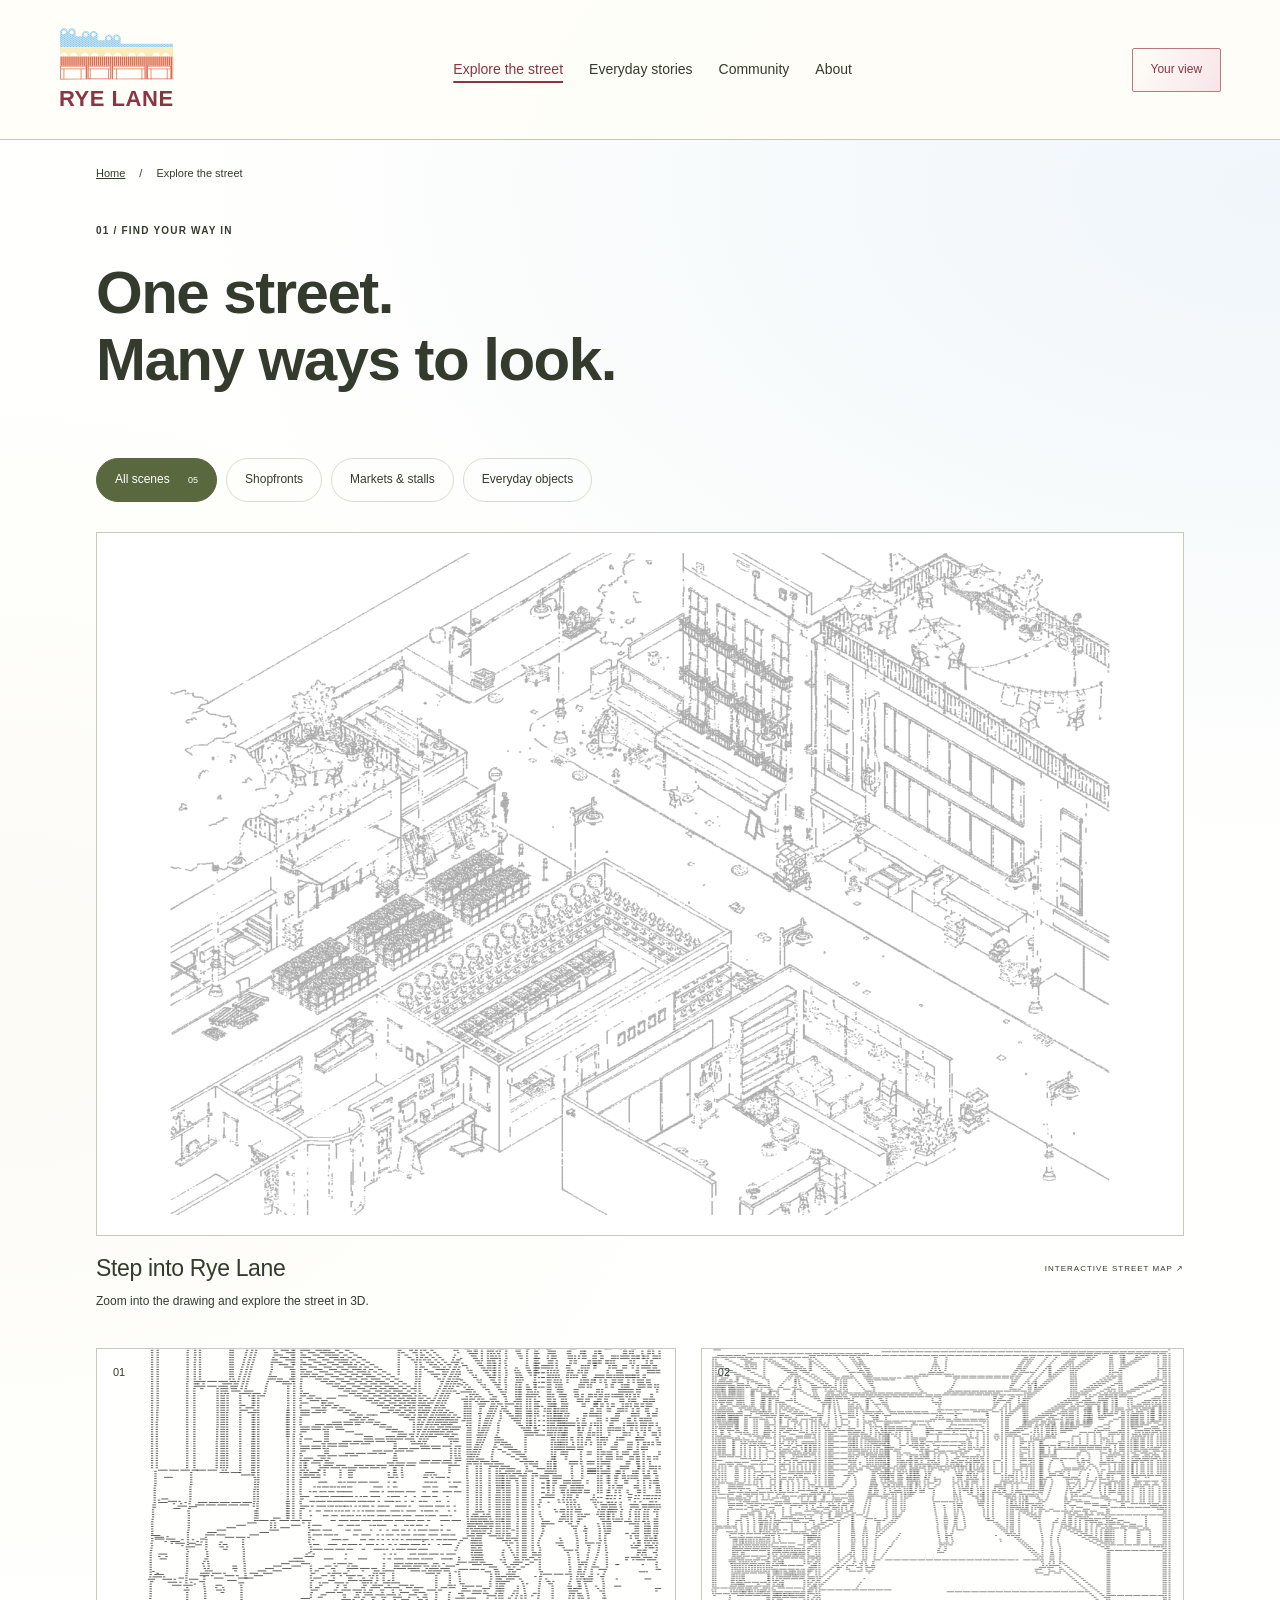
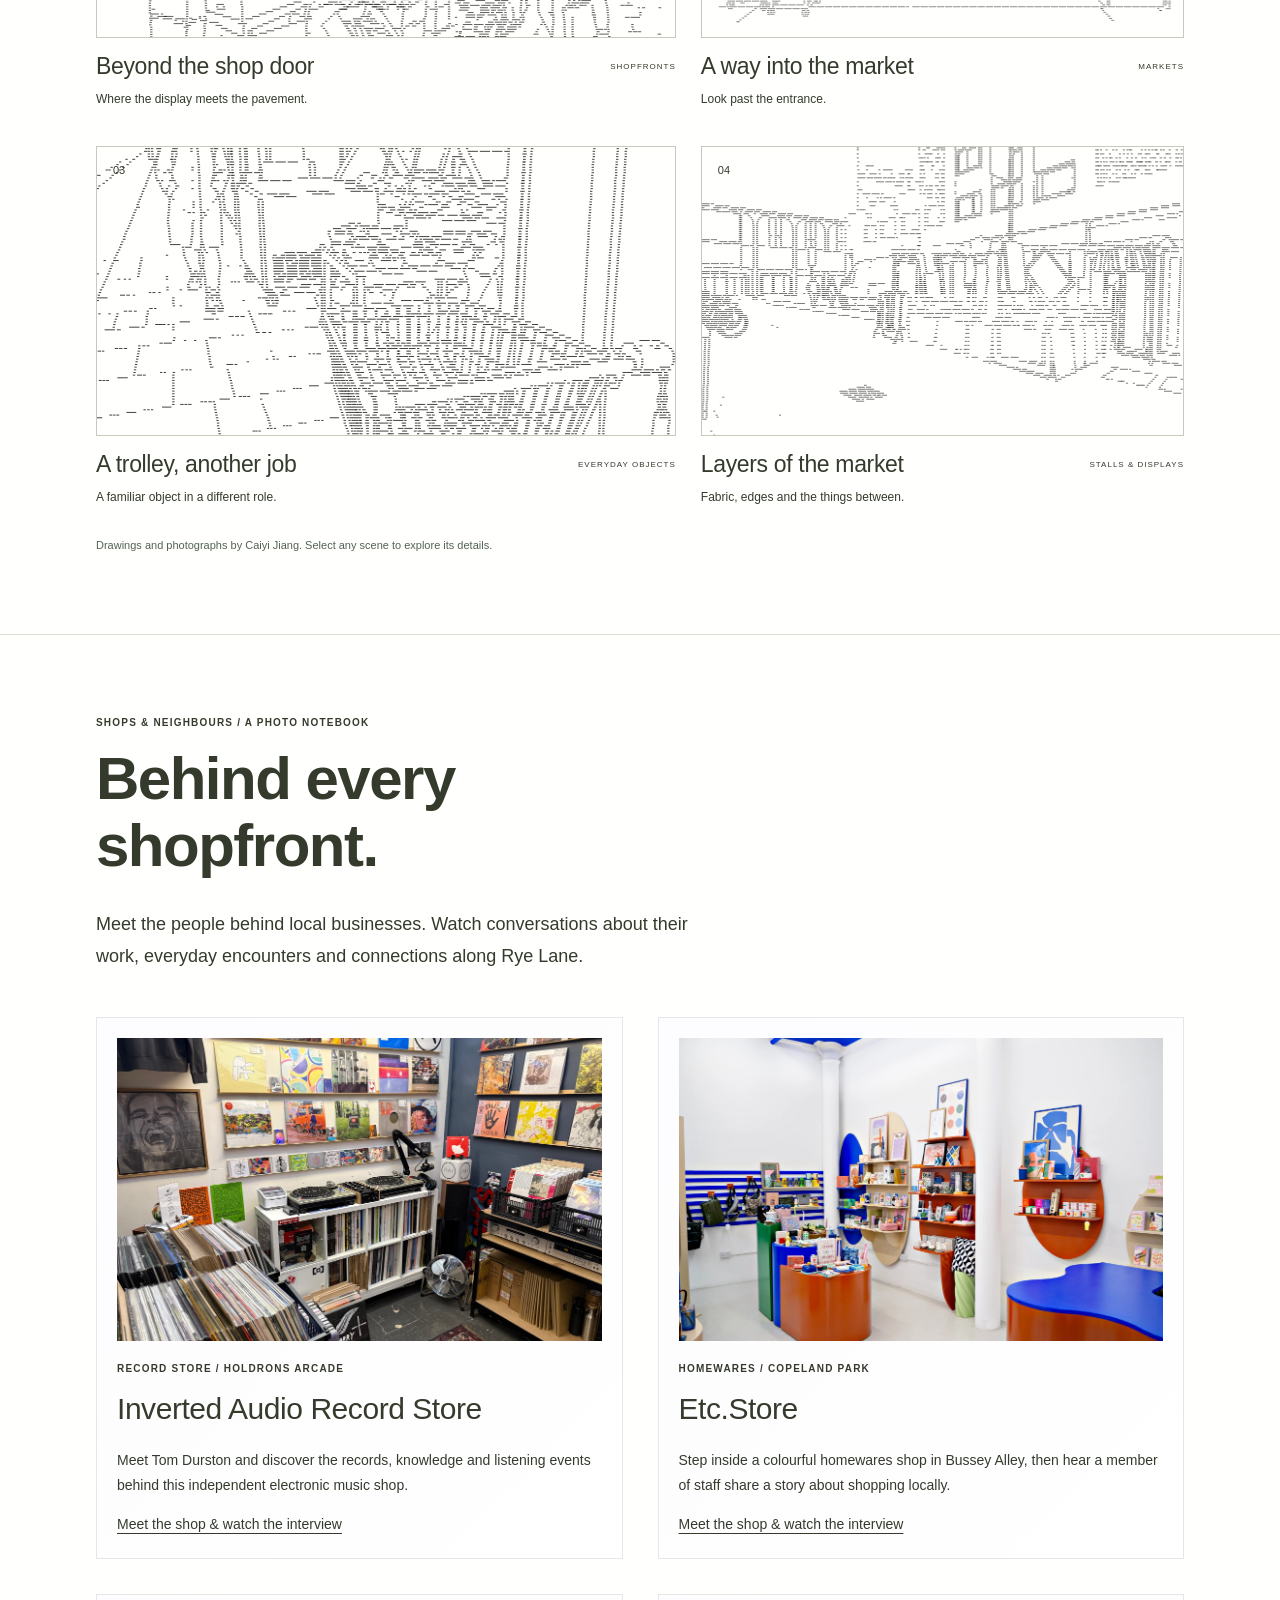
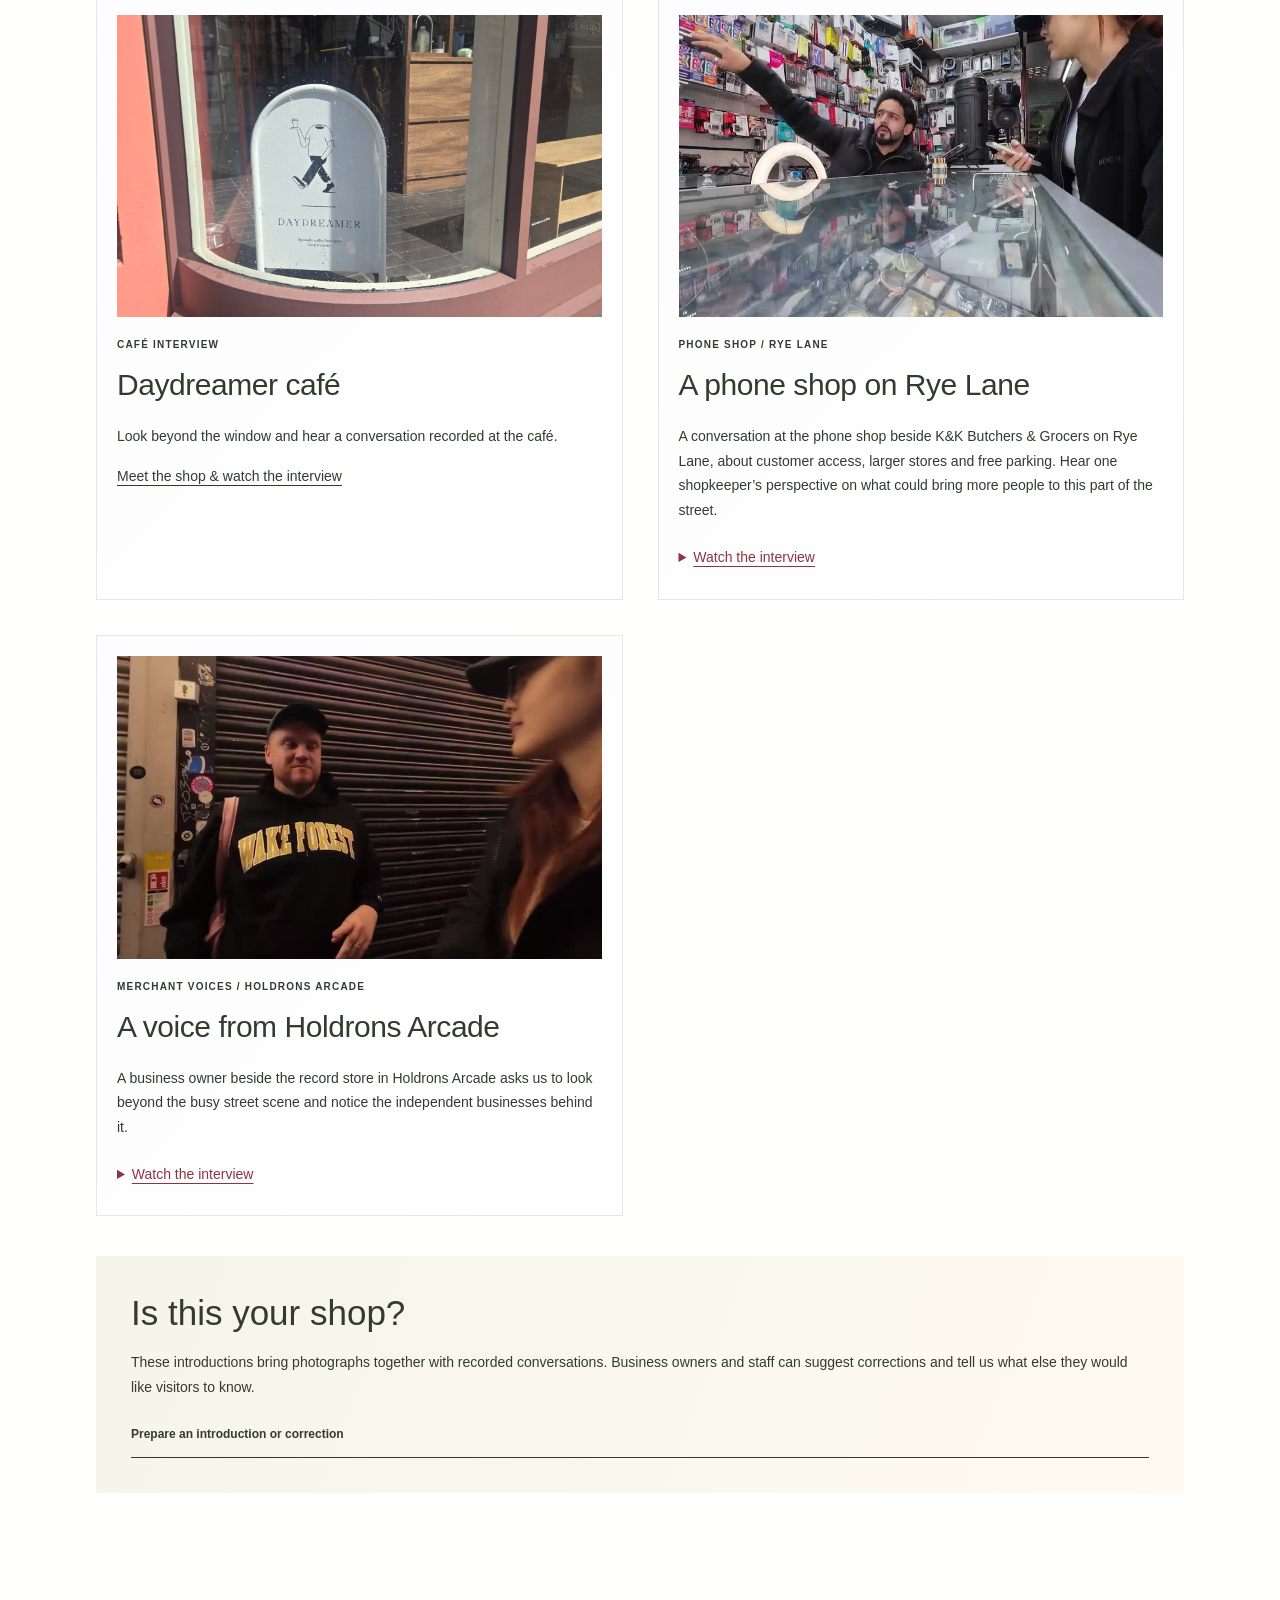
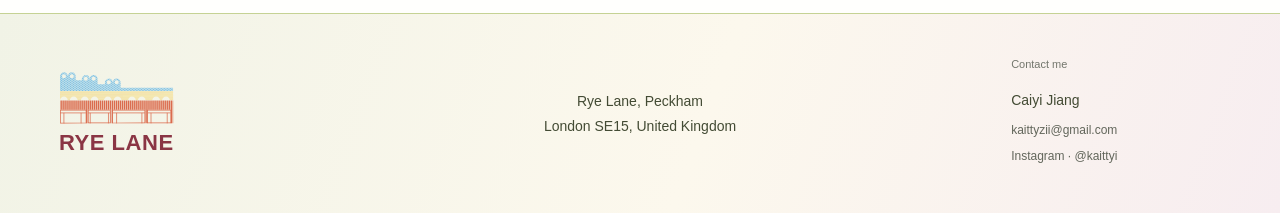
<file: explore.html>
<!doctype html>
<html lang="en"><head><meta charset="utf-8"><meta name="viewport" content="width=device-width,initial-scale=1"><meta name="description" content="Explore the shopfronts, market stalls and everyday details of Rye Lane, Peckham."><title>Explore the street — Rye Lane</title><link rel="stylesheet" href="style.css"><link rel="stylesheet" href="theme.css?v=20261109-responsive"><link rel="stylesheet" href="street-map-entry.css?v=1"></head>
<body data-page="explore"><a class="skip" href="#main">Skip to content</a><header><a class="brand" href="index.html">RYE LANE</a><nav aria-label="Main navigation"><a href="explore.html" aria-current="page">Explore the street</a><a href="stories.html">Everyday stories</a><a href="community.html">Community</a><a href="about.html">About</a></nav><a class="header-note" href="your-view.html">Your view </a></header>
<main id="main"><div class="breadcrumb"><a href="index.html">Home</a><span>/</span><span>Explore the street</span></div><section id="explore" class="explore section"><div class="section-title"><div><p class="eyebrow">01 / FIND YOUR WAY IN</p><h2 class="page-heading">One street.<br>Many ways to look.</h2></div></div><div class="filters" role="group" aria-label="Filter street scenes"><button class="active" data-filter="all" aria-pressed="true">All scenes <span>05</span></button><button data-filter="shopfront" aria-pressed="false">Shopfronts</button><button data-filter="market" aria-pressed="false">Markets & stalls</button><button data-filter="objects" aria-pressed="false">Everyday objects</button></div><div class="scene-grid"><a class="scene street-map-scene" data-category="street-map" href="rye-map.html" aria-label="Explore Rye Lane in 3D"><div class="scene-img"><img src="map-opening-streetscape.svg" alt="Detailed vector streetscape drawing of Rye Lane"><span class="open-arrow"></span></div><div class="scene-meta"><h3>Step into Rye Lane</h3><span>INTERACTIVE STREET MAP ↗</span></div><p>Zoom into the drawing and explore the street in 3D.</p></a><button class="scene large" data-category="shopfront" data-story="fruit"><div class="scene-img sage"><img src="fruit.svg" alt="Line drawing of a fruit shop and pavement display"><span class="scene-index">01</span><span class="open-arrow"></span></div><div class="scene-meta"><h3>Beyond the shop door</h3><span>SHOPFRONTS</span></div><p>Where the display meets the pavement.</p></button><button class="scene" data-category="market" data-story="market"><div class="scene-img peach"><img src="market.svg" alt="Line drawing of the Rye Lane Market entrance"><span class="scene-index">02</span><span class="open-arrow"></span></div><div class="scene-meta"><h3>A way into the market</h3><span>MARKETS</span></div><p>Look past the entrance.</p></button><button class="scene" data-category="objects" data-story="trolley"><div class="scene-img yellow"><img src="trolley.svg" alt="Line drawing of a trolley outside a butcher’s shop"><span class="scene-index">03</span><span class="open-arrow"></span></div><div class="scene-meta"><h3>A trolley, another job</h3><span>EVERYDAY OBJECTS</span></div><p>A familiar object in a different role.</p></button><button class="scene large" data-category="market" data-story="fabric"><div class="scene-img pink"><img src="fabric.svg" alt="Line drawing of a fabric stall"><span class="scene-index">04</span><span class="open-arrow"></span></div><div class="scene-meta"><h3>Layers of the market</h3><span>STALLS & DISPLAYS</span></div><p>Fabric, edges and the things between.</p></button></div><p class="small-note">Drawings and photographs by Caiyi Jiang. Select any scene to explore its details.</p></section><section id="shops" class="section shops-section"><p class="eyebrow">SHOPS & NEIGHBOURS / A PHOTO NOTEBOOK</p><h2 class="page-heading">Behind every<br>shopfront.</h2><p class="history-intro">Meet the people behind local businesses. Watch conversations about their work, everyday encounters and connections along Rye Lane.</p><div class="shop-photo-grid"><article><a class="shop-profile-link" href="inverted-audio.html"><img src="inverted-audio-store.jpg" alt="Records, turntables and listening equipment inside Inverted Audio Record Store"><p class="eyebrow">RECORD STORE / HOLDRONS ARCADE</p><h2>Inverted Audio Record Store</h2><p>Meet Tom Durston and discover the records, knowledge and listening events behind this independent electronic music shop.</p><span class="cafe-watch">Meet the shop &amp; watch the interview</span></a></article><article id="local-finds"><a class="shop-profile-link" href="etc-store.html"><img src="etc-store-official.webp" alt="Etc.Store’s own photograph of its colourful displays and homewares" loading="lazy" width="2000" height="1500"><p class="eyebrow">HOMEWARES / COPELAND PARK</p><h2>Etc.Store</h2><p>Step inside a colourful homewares shop in Bussey Alley, then hear a member of staff share a story about shopping locally.</p><span class="cafe-watch">Meet the shop &amp; watch the interview</span></a></article><article><a class="cafe-card-link" href="daydreamer-cafe.html"><img src="shop-window.jpg" alt="Daydreamer café window"><p class="eyebrow">CAFÉ INTERVIEW</p><h2>Daydreamer café</h2><p>Look beyond the window and hear a conversation recorded at the café.</p><span class="cafe-watch">Meet the shop &amp; watch the interview</span></a></article><article id="phone-shop"><img src="phone-shop.jpg" alt="Inside a phone shop, with accessories on display" loading="lazy" width="960" height="600"><p class="eyebrow">PHONE SHOP / RYE LANE</p><h2>A phone shop on Rye Lane</h2><p>A conversation at the phone shop beside K&amp;K Butchers &amp; Grocers on Rye Lane, about customer access, larger stores and free parking. Hear one shopkeeper’s perspective on what could bring more people to this part of the street.</p><details class="shop-interview"><summary>Watch the interview</summary><video controls playsinline preload="none" poster="phone-shop.jpg" aria-label="A phone shop on Rye Lane interview"><source src="phone-shop-answers.mp4" type="video/mp4"><track kind="captions" src="phone-shop.en.vtt" srclang="en" label="English" default><a href="phone-shop-answers.mp4">Open the interview video</a></video></details></article><article id="independent-business"><img src="independent-business.jpg" alt="A conversation with an independent business owner" loading="lazy" width="960" height="600"><p class="eyebrow">MERCHANT VOICES / HOLDRONS ARCADE</p><h2>A voice from Holdrons Arcade</h2><p>A business owner beside the record store in Holdrons Arcade asks us to look beyond the busy street scene and notice the independent businesses behind it.</p><details class="shop-interview"><summary>Watch the interview</summary><video controls playsinline preload="none" poster="independent-business.jpg" aria-label="A voice from Holdrons Arcade interview"><source src="independent-business-answers.mp4" type="video/mp4"><track kind="captions" src="independent-business.en.vtt" srclang="en" label="English" default><a href="independent-business-answers.mp4">Open the interview video</a></video></details></article></div><div class="history-end"><h2>Is this your shop?</h2><p>These introductions bring photographs together with recorded conversations. Business owners and staff can suggest corrections and tell us what else they would like visitors to know.</p><a class="text-link" href="your-view.html">Prepare an introduction or correction </a></div></section></main><footer><a class="brand" href="index.html">RYE LANE</a><p>Rye Lane, Peckham<br>London SE15, United Kingdom</p><div class="footer-contact"><h2>Contact me</h2><p>Caiyi Jiang</p><a href="mailto:kaittyzii@gmail.com">kaittyzii@gmail.com</a><a href="https://www.instagram.com/kaittyi/" target="_blank" rel="noopener noreferrer">Instagram · @kaittyi</a></div></footer>
<dialog id="story-dialog" aria-labelledby="dialog-title"><div class="dialog-bar"><span>RYE LANE / A CLOSER LOOK</span><button id="close-dialog" aria-label="Close story">Close ×</button></div><div class="dialog-content"><p class="eyebrow" id="dialog-category"></p><h2 id="dialog-title"></h2><div class="image-switch" role="group" aria-label="Choose image"><button id="drawing-button" aria-pressed="true">Drawing</button><button id="photo-button" aria-pressed="false">Photograph</button></div><img id="dialog-image" alt=""><p id="dialog-body"></p><div class="look-prompt"><span>LOOK AGAIN</span><p id="dialog-prompt"></p></div><p class="small-note">Have another perspective? <a href="your-view.html" id="respond-link">Add your view </a></p></div></dialog><script src="script.js?v=20261030-market-layers"></script><script src="shop-interviews.js?v=1"></script><script src="interview-captions.js?v=3"></script></body></html>
</file>
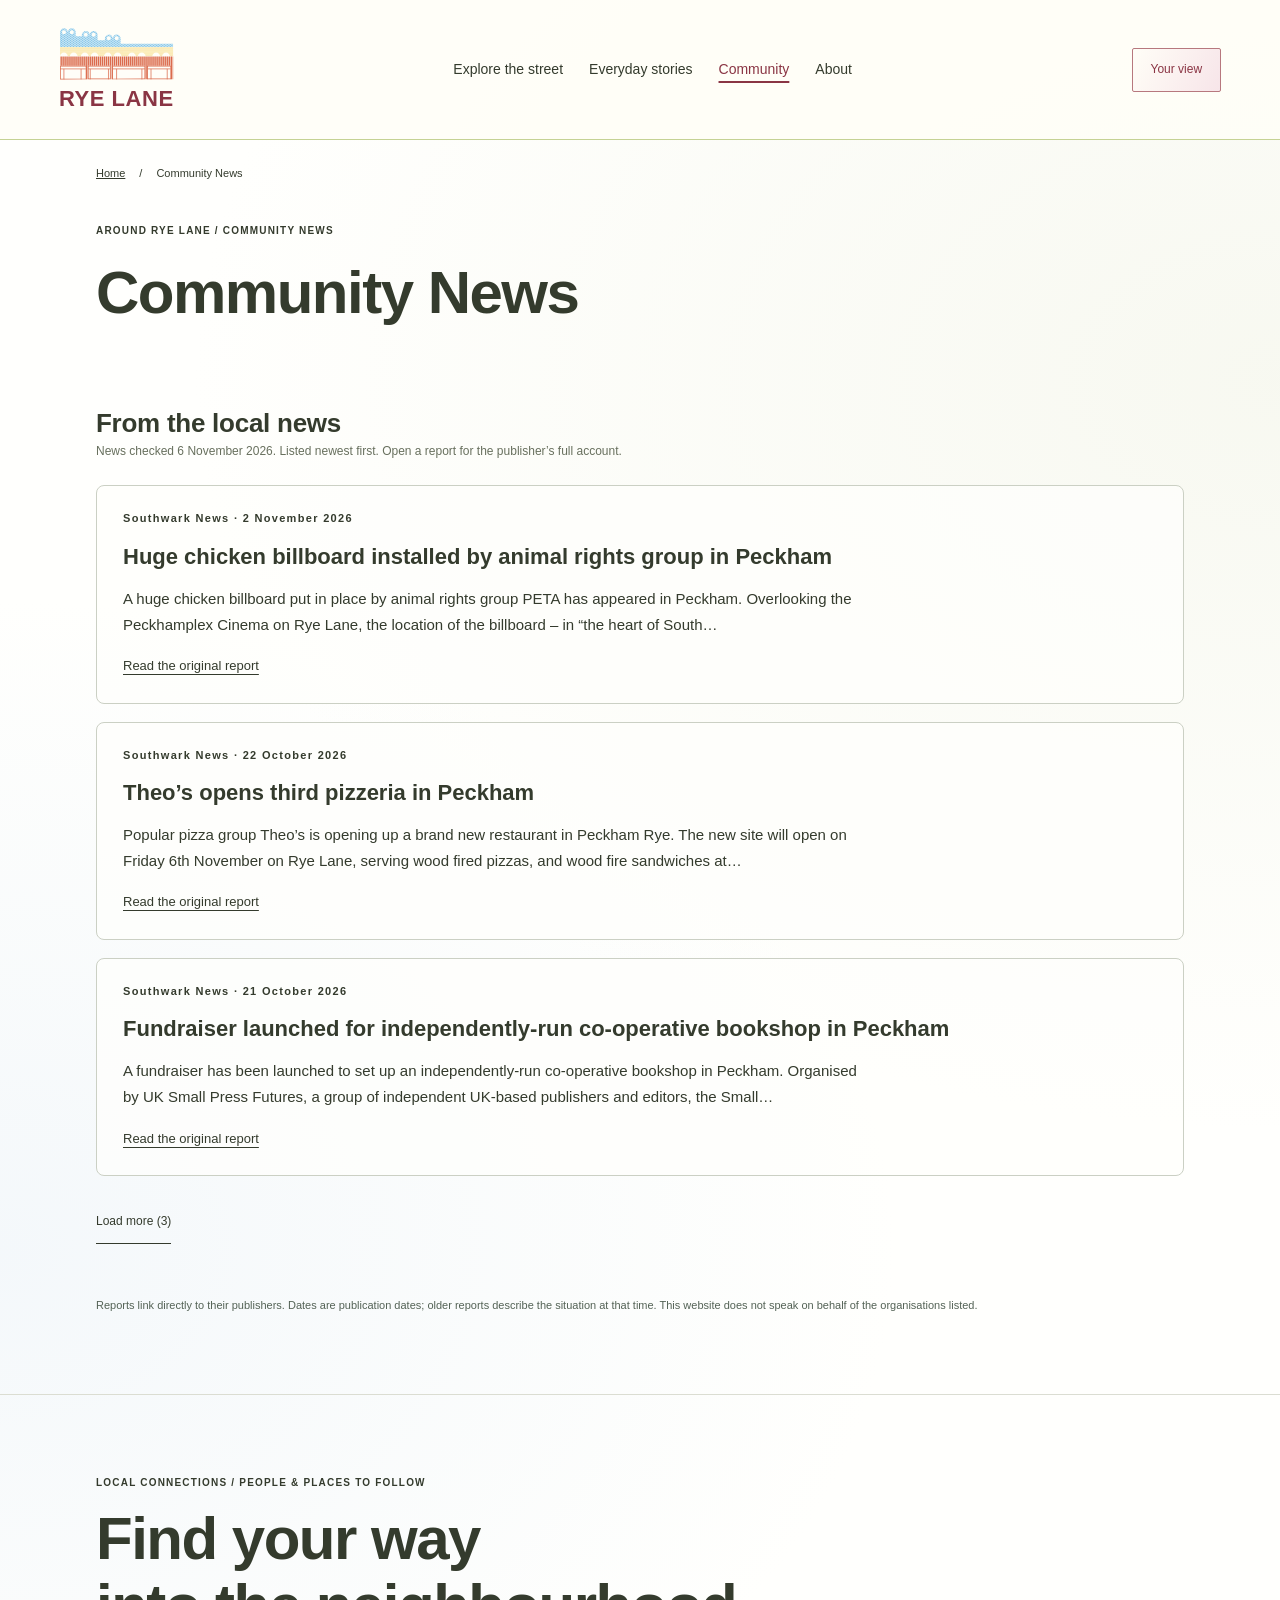
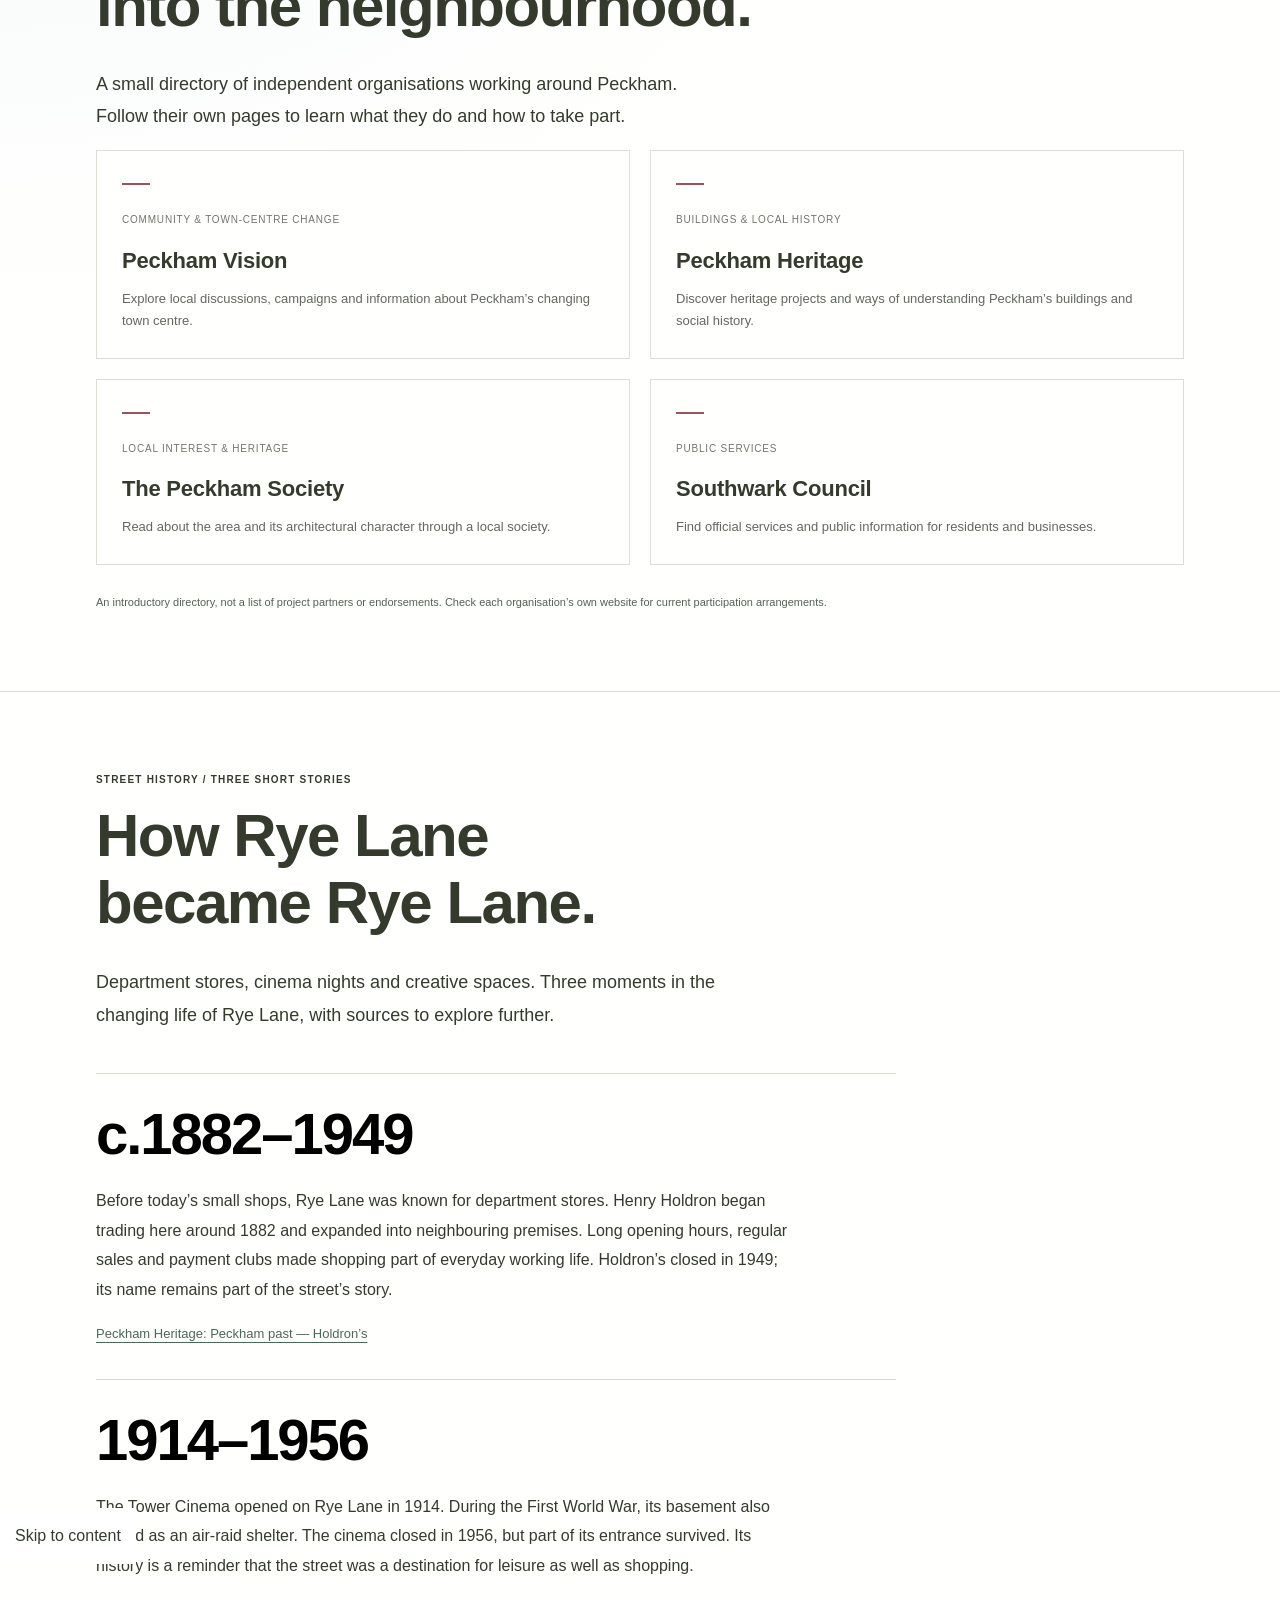
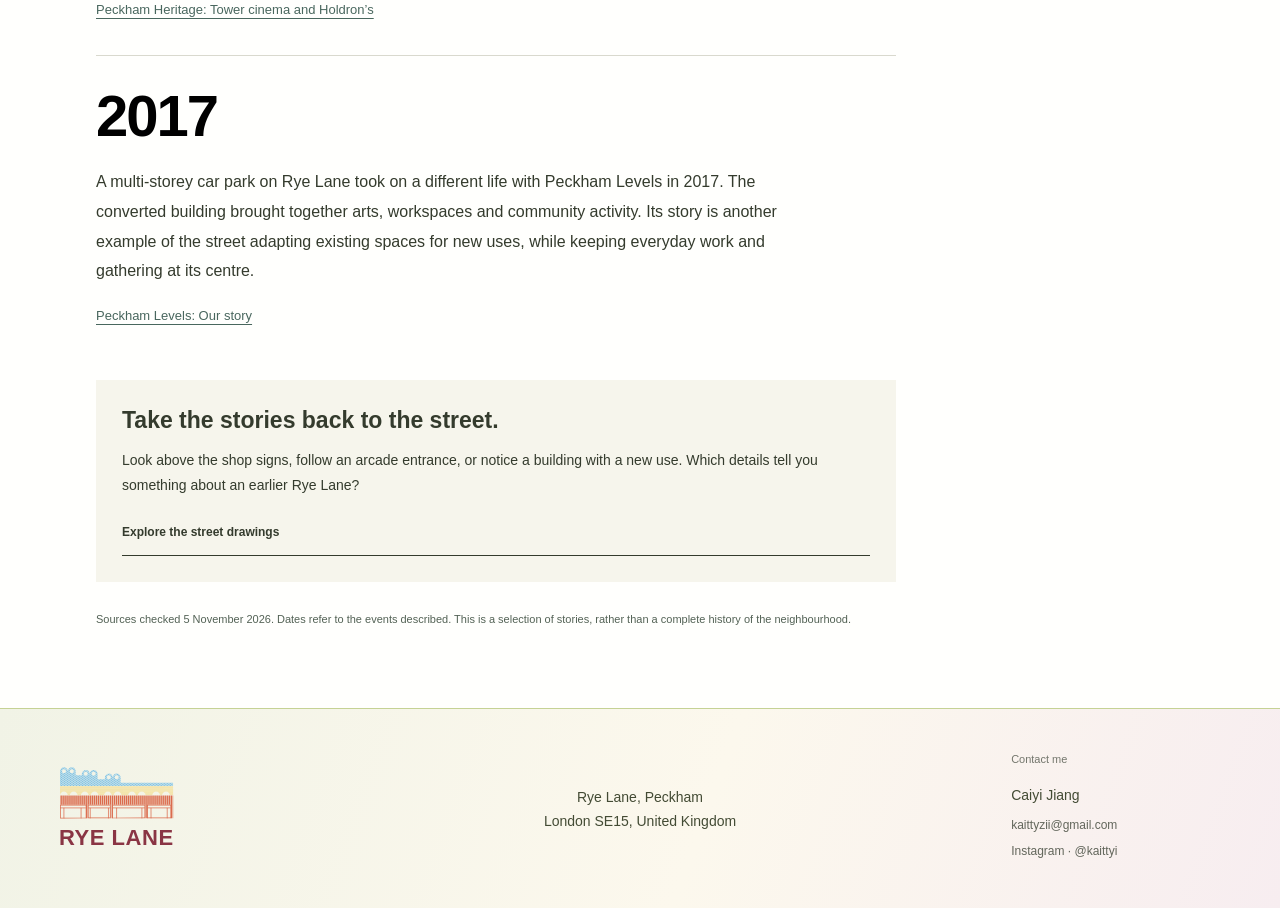
<file: history.html>
<!doctype html><html lang="en"><head><meta charset="utf-8"><meta name="viewport" content="width=device-width,initial-scale=1"><meta http-equiv="refresh" content="0;url=community.html#street-history"><title>Street History — Rye Lane</title></head><body><p><a href="community.html#street-history">Continue to Street History on Community</a></p></body></html>
</file>
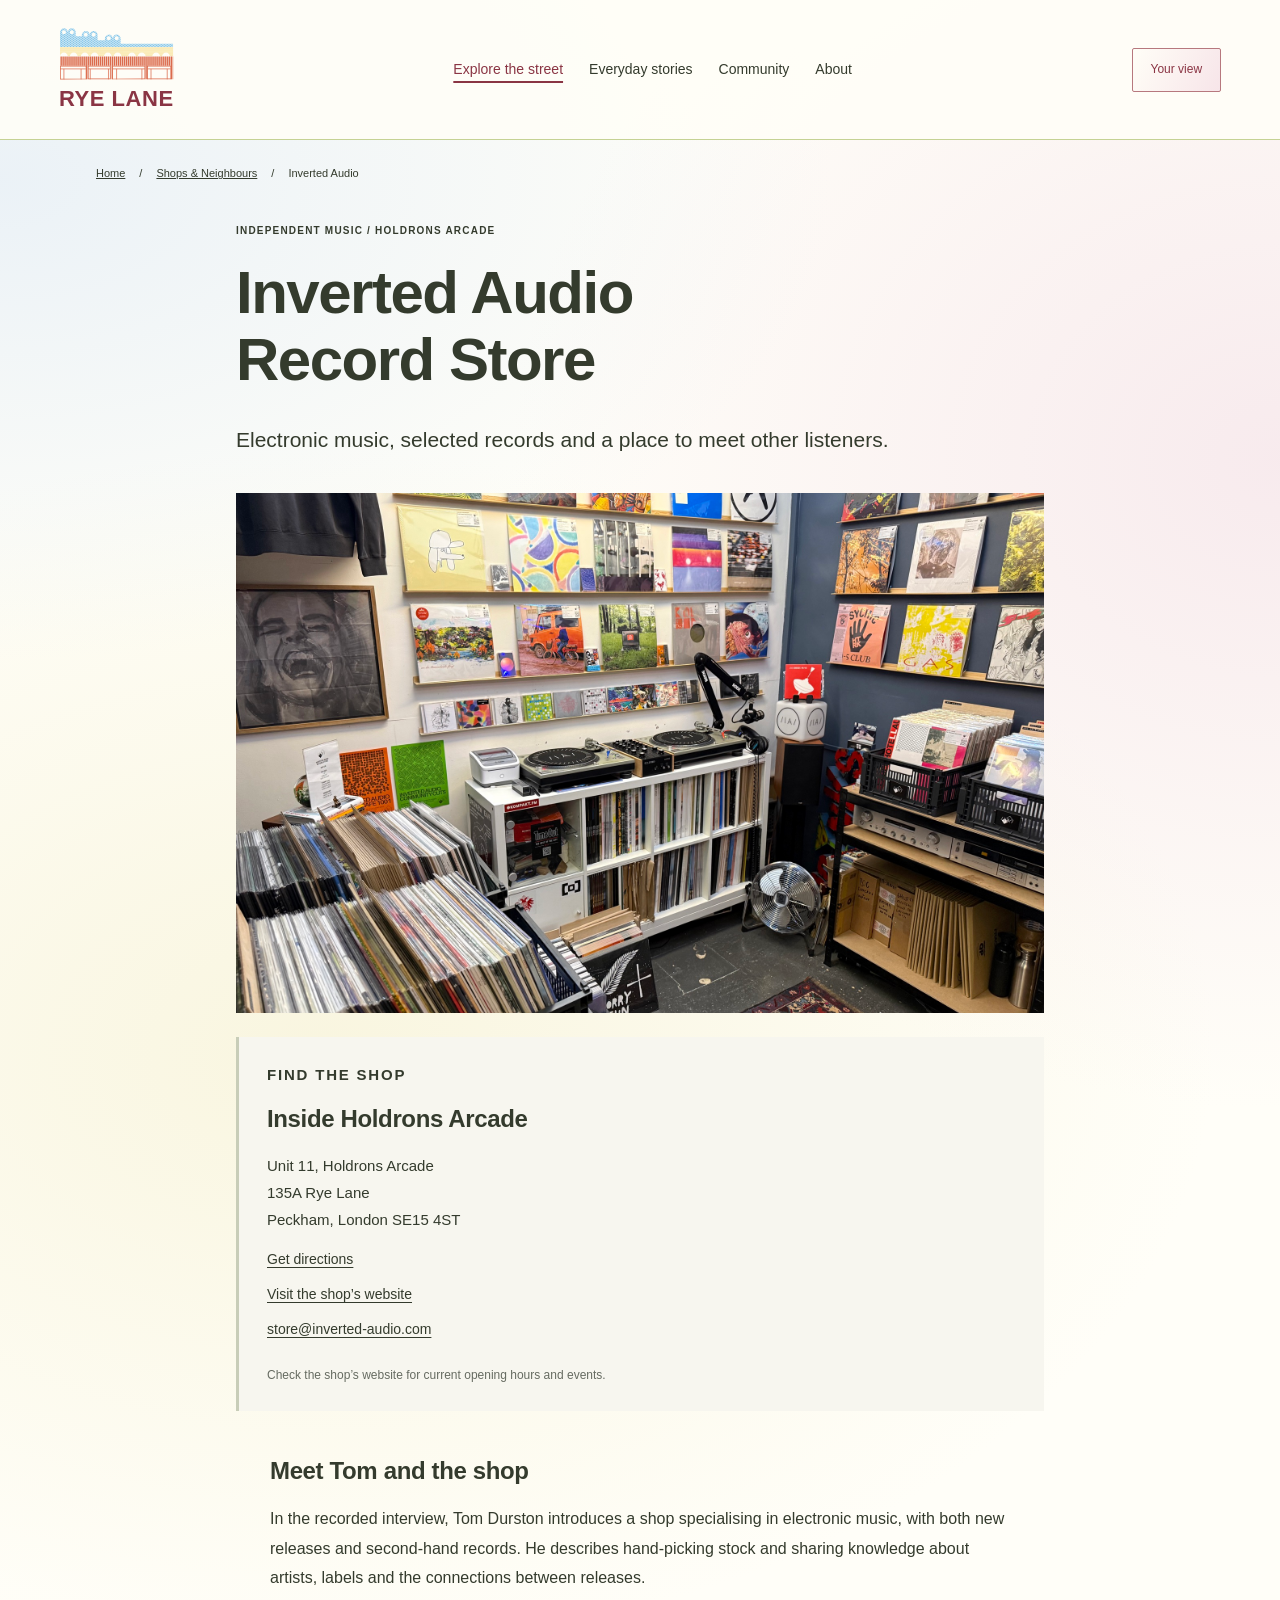
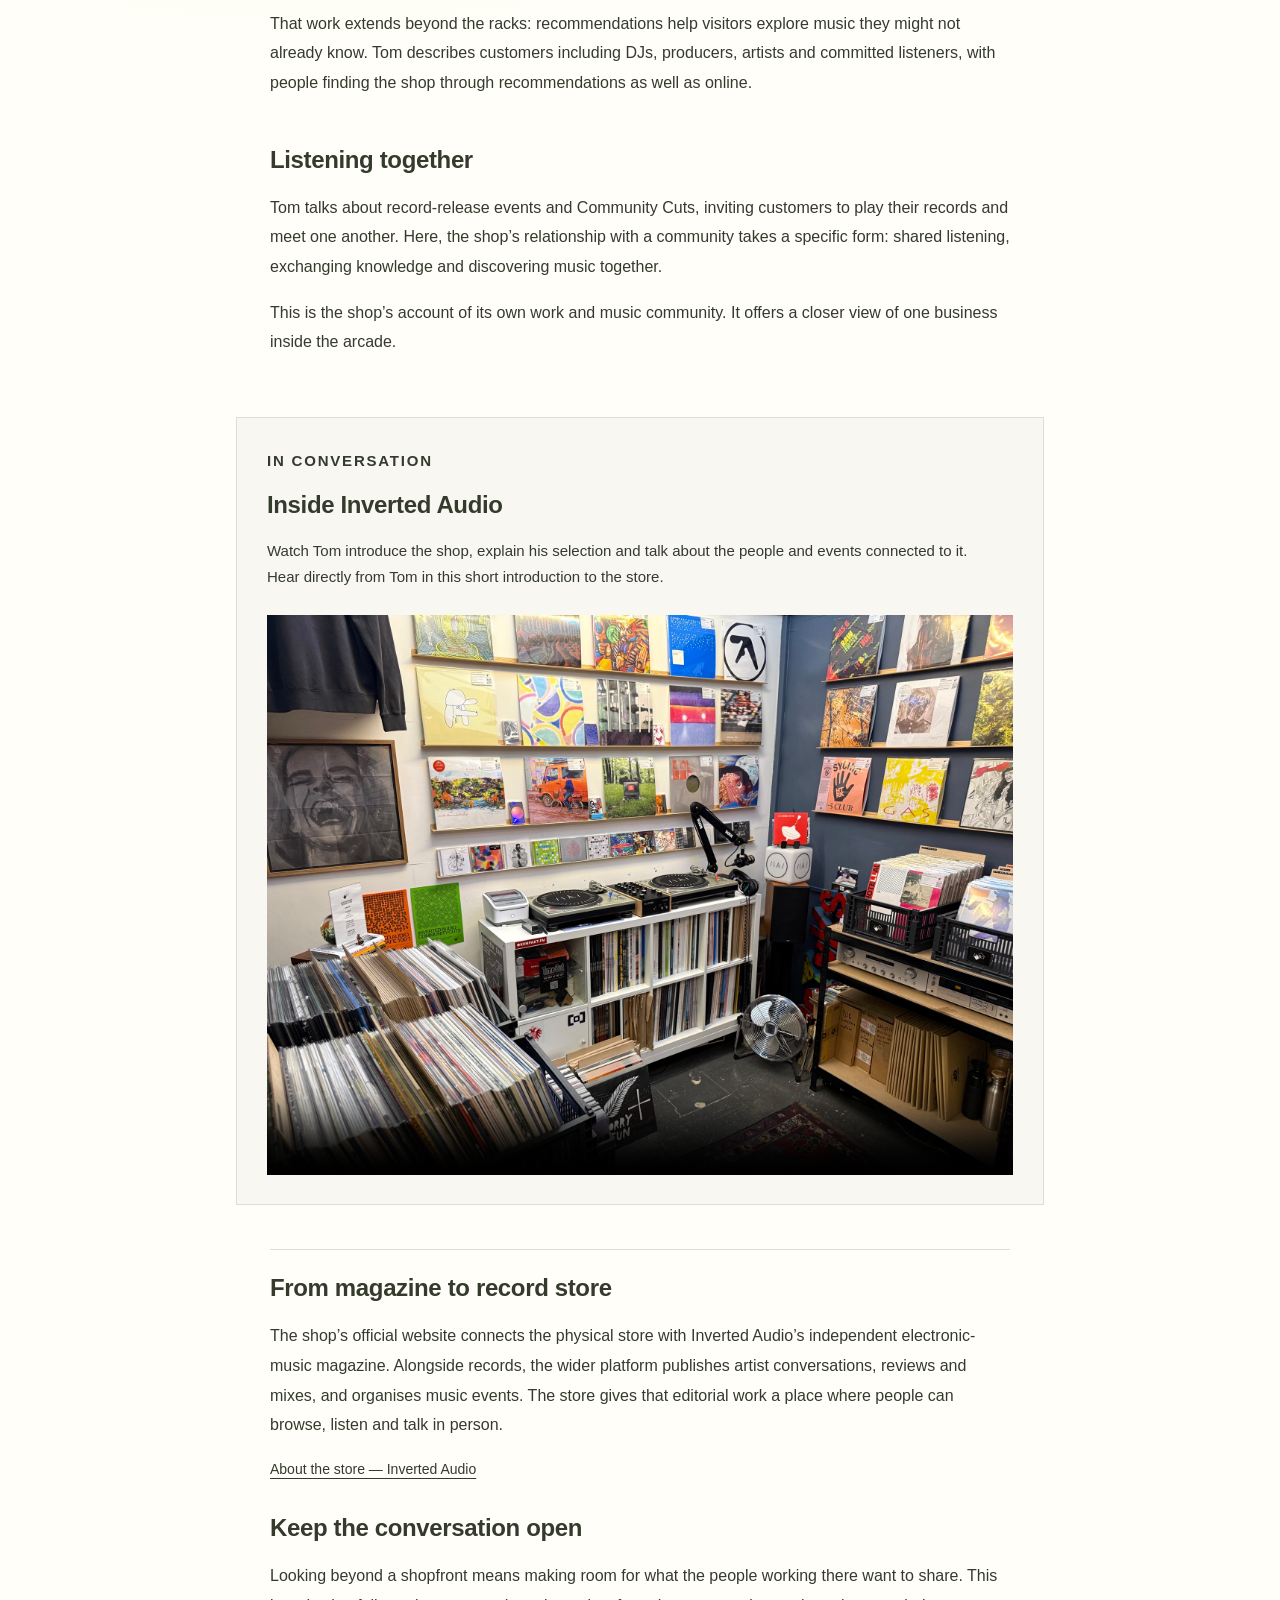
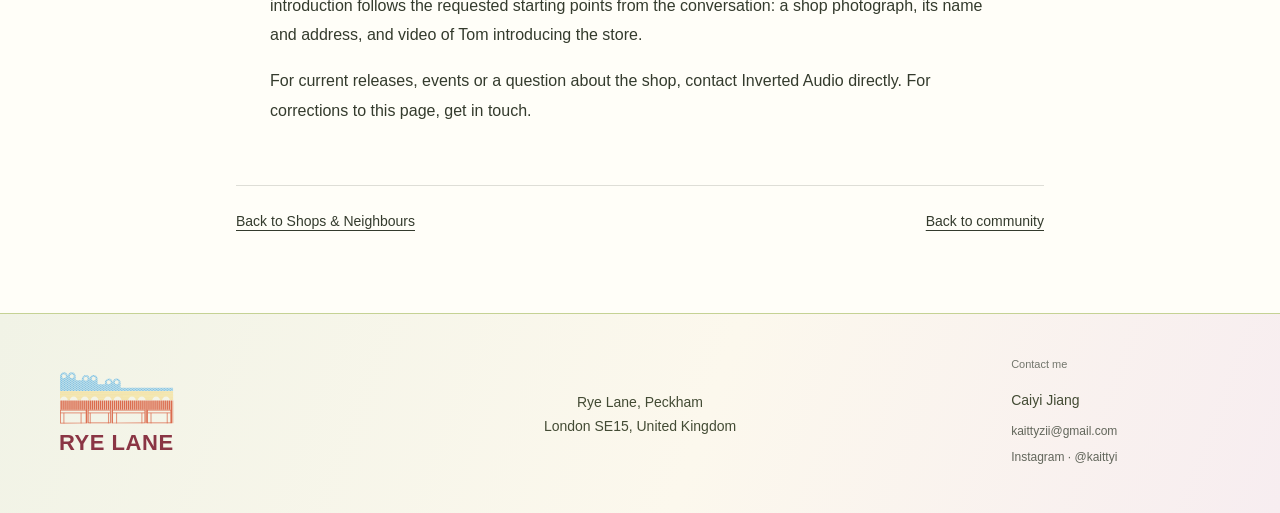
<file: inverted-audio.html>
<!doctype html><html lang="en"><head><meta charset="utf-8"><meta name="viewport" content="width=device-width,initial-scale=1"><meta name="description" content="Meet Inverted Audio Record Store in Holdrons Arcade: records, conversation and a shop interview."><title>Inverted Audio Record Store — Rye Lane</title><link rel="stylesheet" href="style.css"><link rel="stylesheet" href="theme.css?v=20261109-responsive"></head><body data-page="record-store"><a class="skip" href="#main">Skip to content</a><header><a class="brand" href="index.html">RYE LANE</a><nav aria-label="Main navigation"><a href="explore.html" aria-current="page">Explore the street</a><a href="stories.html">Everyday stories</a><a href="community.html">Community</a><a href="about.html">About</a></nav><a class="header-note" href="your-view.html">Your view </a></header><main id="main"><div class="breadcrumb"><a href="index.html">Home</a><span>/</span><a href="explore.html#shops">Shops &amp; Neighbours</a><span>/</span><span>Inverted Audio</span></div><section class="section record-profile"><p class="eyebrow">INDEPENDENT MUSIC / HOLDRONS ARCADE</p><h1 class="page-heading">Inverted Audio<br>Record Store</h1><p class="record-deck">Electronic music, selected records and a place to meet other listeners.</p><div class="record-intro"><img src="inverted-audio-store.jpg" alt="Inside Inverted Audio: vinyl displays, record crates, turntables and a microphone"><aside class="record-visit"><p class="eyebrow">FIND THE SHOP</p><h2>Inside Holdrons Arcade</h2><p>Unit 11, Holdrons Arcade<br>135A Rye Lane<br>Peckham, London SE15 4ST</p><a href="https://www.google.com/maps/search/?api=1&amp;query=Inverted+Audio+Record+Store+Unit+11+Holdrons+Arcade+135A+Rye+Lane" target="_blank" rel="noopener">Get directions</a><a href="https://inverted-audio.store/" target="_blank" rel="noopener">Visit the shop’s website</a><a href="mailto:store@inverted-audio.com">store@inverted-audio.com</a><p class="small-note">Check the shop’s website for current opening hours and events.</p></aside></div>
<div class="record-reading"><div><h2>Meet Tom and the shop</h2><p>In the recorded interview, Tom Durston introduces a shop specialising in electronic music, with both new releases and second-hand records. He describes hand-picking stock and sharing knowledge about artists, labels and the connections between releases.</p><p>That work extends beyond the racks: recommendations help visitors explore music they might not already know. Tom describes customers including DJs, producers, artists and committed listeners, with people finding the shop through recommendations as well as online.</p></div><div><h2>Listening together</h2><p>Tom talks about record-release events and Community Cuts, inviting customers to play their records and meet one another. Here, the shop’s relationship with a community takes a specific form: shared listening, exchanging knowledge and discovering music together.</p><p>This is the shop’s account of its own work and music community. It offers a closer view of one business inside the arcade.</p></div></div>
<section class="record-film" aria-labelledby="record-film-title"><div><p class="eyebrow">IN CONVERSATION</p><h2 id="record-film-title">Inside Inverted Audio</h2><p>Watch Tom introduce the shop, explain his selection and talk about the people and events connected to it. Hear directly from Tom in this short introduction to the store.</p></div><video id="record-video" controls playsinline preload="metadata" poster="inverted-audio-store.jpg"><source src="inverted-audio-owner-introduction.mp4" type="video/mp4"><track kind="captions" src="inverted-audio-owner.en.vtt" srclang="en" label="English" default><a href="inverted-audio-owner-introduction.mp4">Open the interview video</a></video></section>
<div class="record-reading record-background"><div><h2>From magazine to record store</h2><p>The shop’s official website connects the physical store with Inverted Audio’s independent electronic-music magazine. Alongside records, the wider platform publishes artist conversations, reviews and mixes, and organises music events. The store gives that editorial work a place where people can browse, listen and talk in person.</p><a class="record-source" href="https://inverted-audio.store/pages/about-us" target="_blank" rel="noopener">About the store — Inverted Audio</a></div><div><h2>Keep the conversation open</h2><p>Looking beyond a shopfront means making room for what the people working there want to share. This introduction follows the requested starting points from the conversation: a shop photograph, its name and address, and video of Tom introducing the store.</p><p>For current releases, events or a question about the shop, contact Inverted Audio directly. For corrections to this page, <a href="mailto:kaittyzii@gmail.com">get in touch</a>.</p></div></div><nav class="record-return" aria-label="Continue exploring"><a href="explore.html#shops">Back to Shops &amp; Neighbours</a><a href="community.html#local-connections">Back to community</a></nav></section></main><footer><a class="brand" href="index.html">RYE LANE</a><p>Rye Lane, Peckham<br>London SE15, United Kingdom</p><div class="footer-contact"><h2>Contact me</h2><p>Caiyi Jiang</p><a href="mailto:kaittyzii@gmail.com">kaittyzii@gmail.com</a><a href="https://www.instagram.com/kaittyi/" target="_blank" rel="noopener noreferrer">Instagram · @kaittyi</a></div></footer><script src="interview-captions.js?v=3"></script></body></html>
</file>
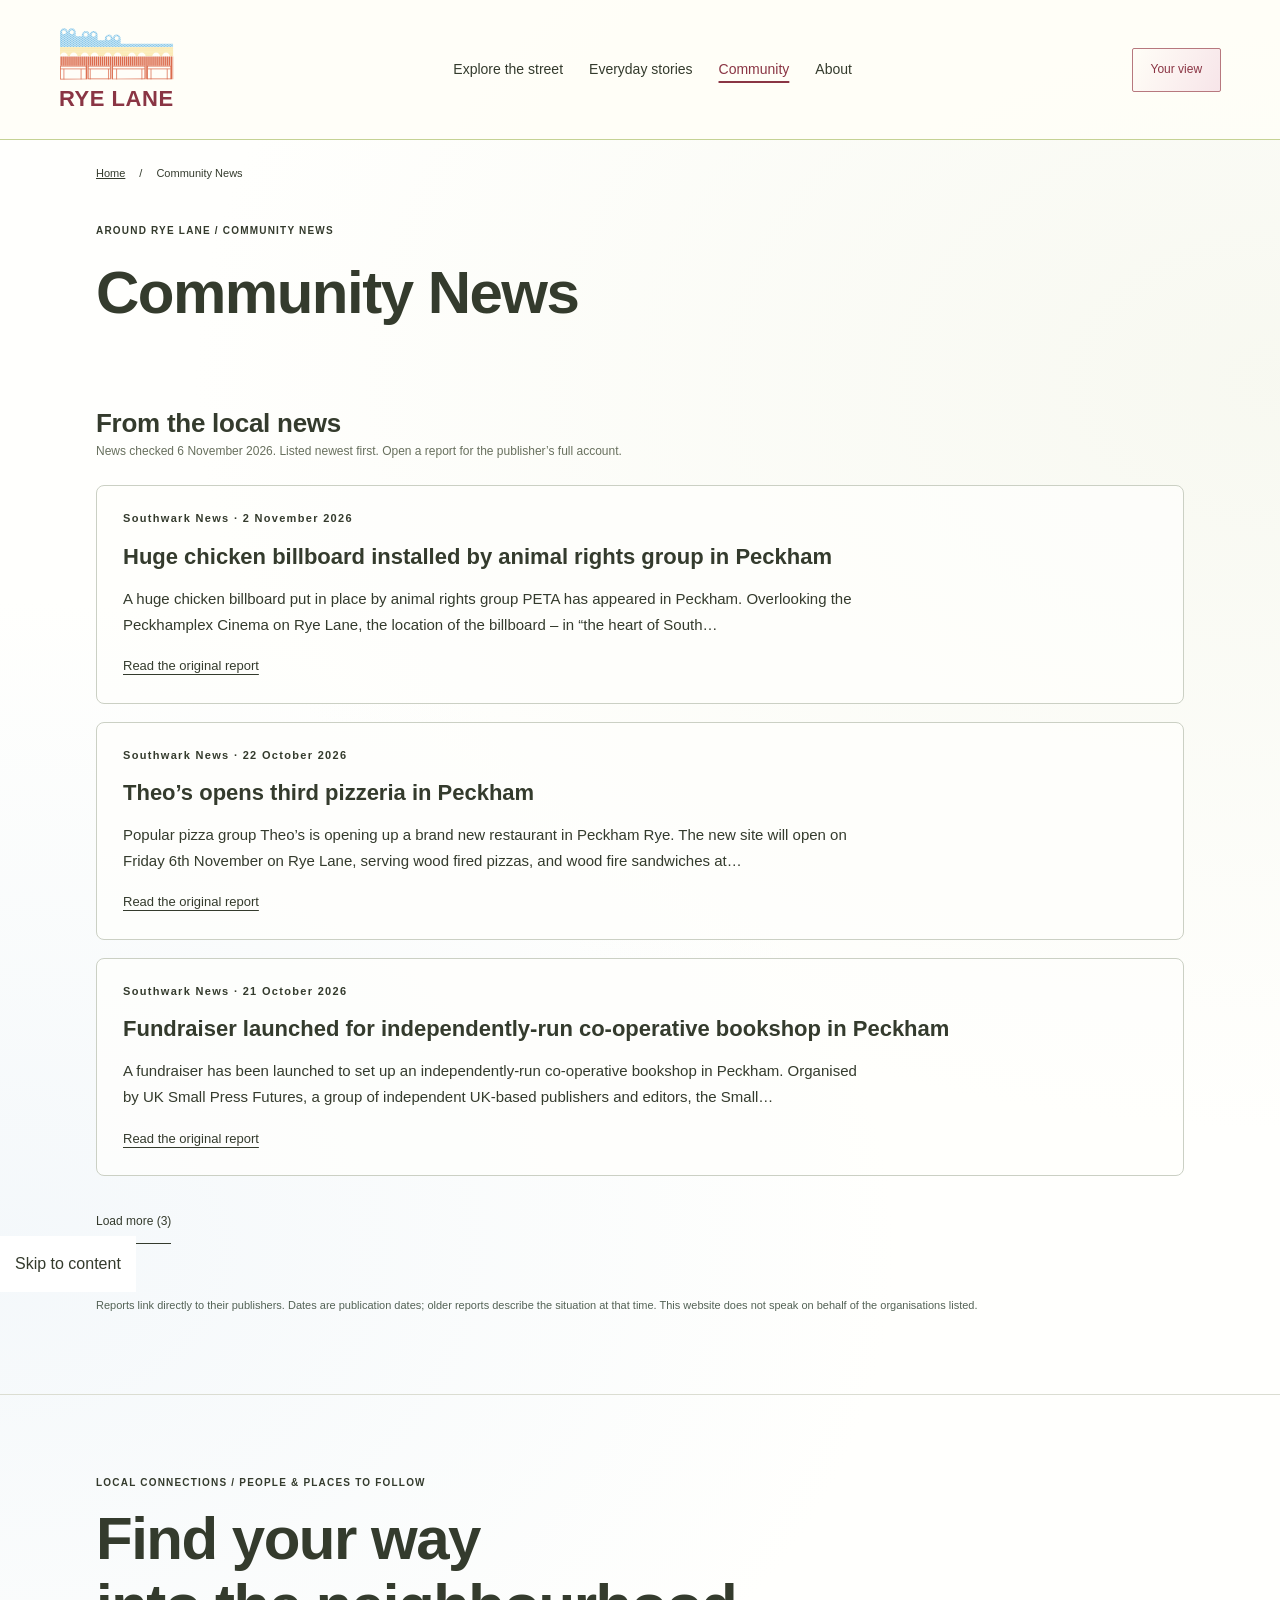
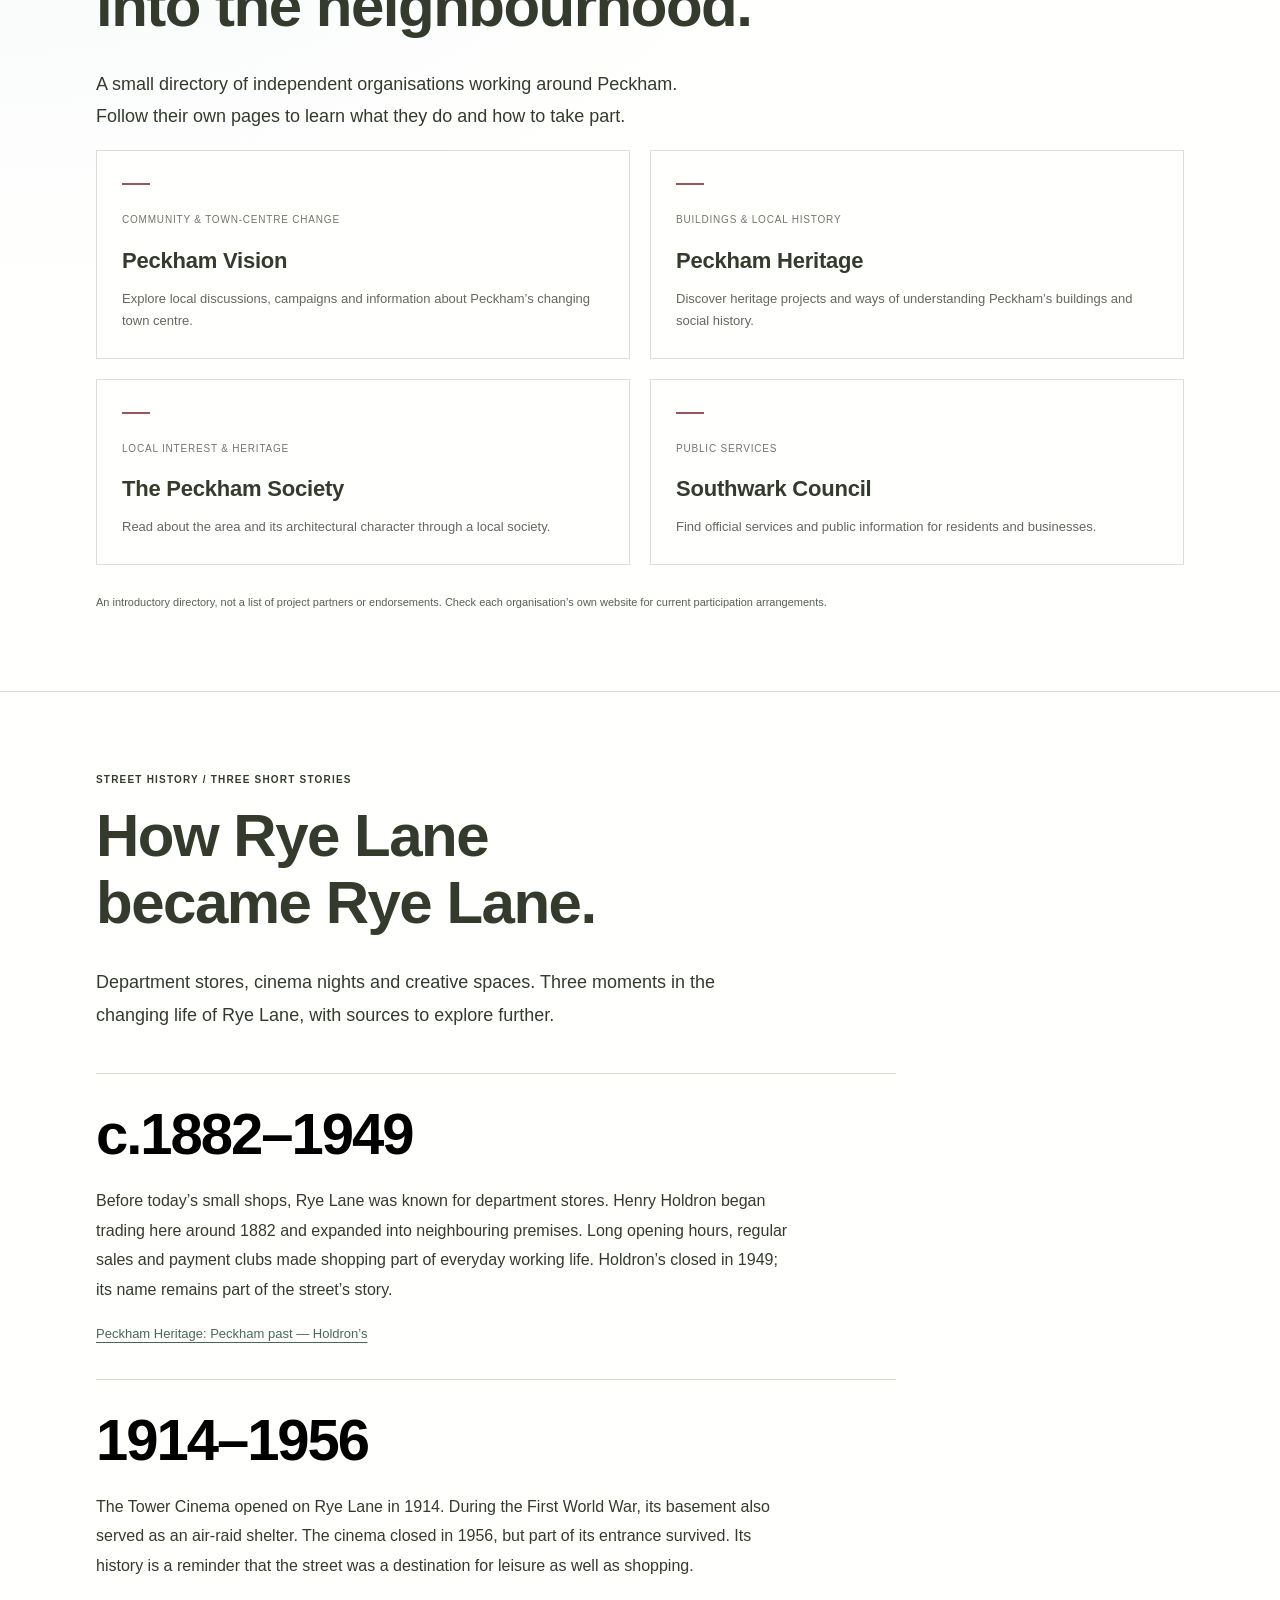
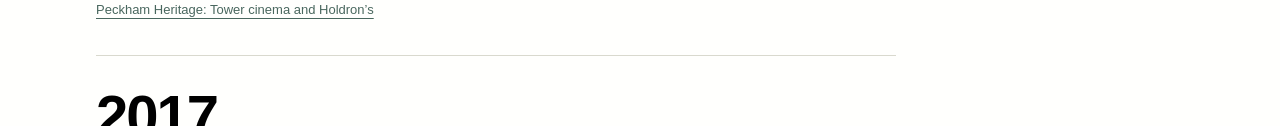
<file: local-links.html>
<!doctype html><html lang="en"><head><meta charset="utf-8"><meta name="viewport" content="width=device-width,initial-scale=1"><meta http-equiv="refresh" content="0;url=community.html#local-connections"><title>Local Connections — Rye Lane</title></head><body><p><a href="community.html#local-connections">Continue to Local Connections on Community</a></p></body></html>
</file>
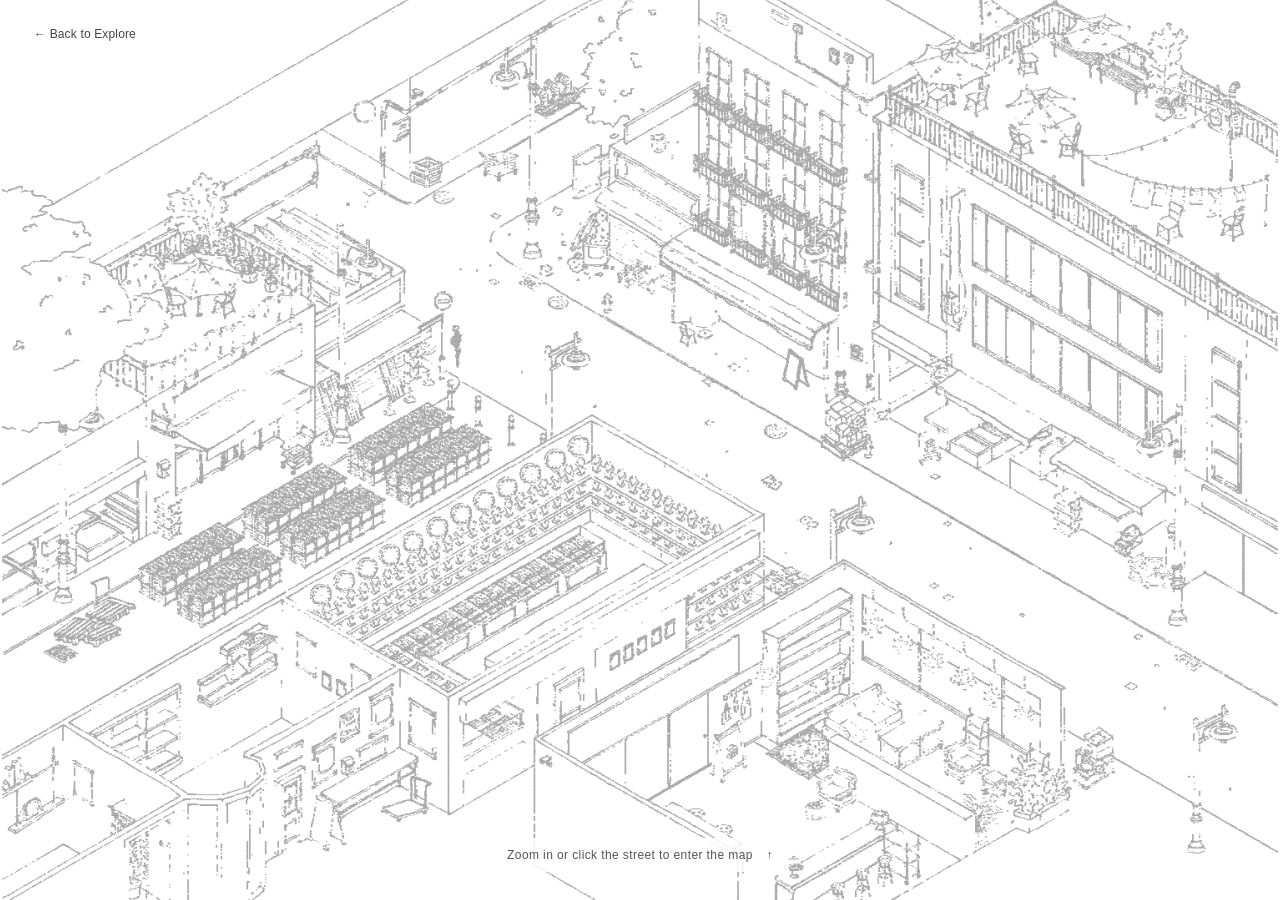
<file: rye-map.html>
<!doctype html><html lang="en"><head><meta charset="utf-8"><meta name="viewport" content="width=device-width,initial-scale=1"><title>Rye Lane — Site model</title><link rel="stylesheet" href="map-style.css?v=map-back-explore-33"></head><body class="opening"><a class="map-back" href="explore.html">← Back to Explore</a><section id="opening" aria-label="Rye Lane introduction"><button id="enter-map" aria-label="Scroll or pinch to zoom into the street and enter the map"><div class="opening-art"><img src="map-opening-streetscape.svg" alt="Rye Lane streetscape — scroll or pinch to zoom into the map" fetchpriority="high"><svg class="street-interaction" viewBox="0 0 1528.4 1078.4" aria-hidden="true"><defs><clipPath id="street-clip"><polygon points="339.16,262.82 356.60,241.89 374.04,228.81 374.91,207.89 386.24,207.01 411.53,224.45 439.43,248.87 458.61,264.56 469.94,265.43 496.97,251.48 527.49,230.56 558.00,212.25 591.13,196.55 622.52,183.47 646.93,167.78 678.32,157.32 689.65,169.52 707.09,171.27 726.27,181.73 700.99,190.45 680.06,205.27 671.35,216.61 668.73,234.92 648.68,248.87 626.01,266.30 605.95,280.25 590.26,297.69 592.00,308.15 617.29,321.23 641.70,341.28 672.22,362.21 697.50,384.88 716.68,397.96 738.48,407.55 762.89,421.50 784.69,437.19 810.85,455.50 835.26,469.45 862.29,481.66 887.57,497.35 909.37,514.79 919.83,516.53 941.63,528.74 966.91,540.07 986.09,559.25 1004.40,572.33 1025.33,581.05 1050.61,593.26 1068.05,601.98 1091.59,615.93 1116.00,629.00 1140.41,646.44 1165.70,663.01 1191.86,681.32 1211.91,690.03 1235.45,701.37 1259.86,716.19 1283.40,731.01 1307.82,743.22 1333.10,756.30 1360.13,767.63 1385.41,781.58 1408.08,798.15 1430.75,812.97 1454.29,825.18 1476.96,836.51 1499.63,848.72 1528.40,860.05 1528.40,1033.55 1503.99,1023.96 1478.70,1010.89 1453.42,995.19 1430.75,981.24 1407.21,965.55 1383.67,954.21 1361.00,940.26 1338.33,927.19 1316.53,911.49 1296.48,894.93 1278.17,892.31 1269.45,885.34 1266.84,846.10 1245.91,829.53 1225.86,815.58 1208.42,805.12 1189.24,800.76 1170.06,789.43 1150.88,779.84 1129.08,767.63 1108.16,753.68 1087.23,740.60 1067.18,730.14 1048.87,717.93 1030.56,707.47 1011.38,696.14 994.81,690.03 983.48,698.75 965.17,705.73 944.24,695.27 925.93,685.68 916.34,678.70 914.60,663.01 918.09,639.47 912.85,629.88 896.29,622.03 878.85,606.33 859.67,596.74 837.00,586.28 816.95,575.82 797.77,563.61 780.33,551.41 759.40,545.30 738.48,534.84 725.40,528.74 712.32,513.92 705.35,510.43 693.14,518.27 675.70,526.12 654.78,537.46 644.32,533.10 628.62,522.63 609.44,514.79 592.88,506.07 573.69,492.99 554.51,481.66 536.20,469.45 524.87,455.50 523.13,438.06 523.13,416.27 523.13,395.34 516.15,392.72 498.71,395.34 481.28,392.72 480.40,376.16 482.15,347.39 471.69,342.16 454.25,328.21 437.68,318.62 419.37,308.15 401.06,296.82 383.63,288.10 367.06,277.64 351.37,267.17"/></clipPath></defs><g class="street-lift"><g clip-path="url(#street-clip)"><rect width="1528.4" height="1078.4" fill="white"/><image href="map-opening-streetscape.svg" width="1528.4" height="1078.4"/></g></g><polygon class="street-hotspot" points="339.16,262.82 356.60,241.89 374.04,228.81 374.91,207.89 386.24,207.01 411.53,224.45 439.43,248.87 458.61,264.56 469.94,265.43 496.97,251.48 527.49,230.56 558.00,212.25 591.13,196.55 622.52,183.47 646.93,167.78 678.32,157.32 689.65,169.52 707.09,171.27 726.27,181.73 700.99,190.45 680.06,205.27 671.35,216.61 668.73,234.92 648.68,248.87 626.01,266.30 605.95,280.25 590.26,297.69 592.00,308.15 617.29,321.23 641.70,341.28 672.22,362.21 697.50,384.88 716.68,397.96 738.48,407.55 762.89,421.50 784.69,437.19 810.85,455.50 835.26,469.45 862.29,481.66 887.57,497.35 909.37,514.79 919.83,516.53 941.63,528.74 966.91,540.07 986.09,559.25 1004.40,572.33 1025.33,581.05 1050.61,593.26 1068.05,601.98 1091.59,615.93 1116.00,629.00 1140.41,646.44 1165.70,663.01 1191.86,681.32 1211.91,690.03 1235.45,701.37 1259.86,716.19 1283.40,731.01 1307.82,743.22 1333.10,756.30 1360.13,767.63 1385.41,781.58 1408.08,798.15 1430.75,812.97 1454.29,825.18 1476.96,836.51 1499.63,848.72 1528.40,860.05 1528.40,1033.55 1503.99,1023.96 1478.70,1010.89 1453.42,995.19 1430.75,981.24 1407.21,965.55 1383.67,954.21 1361.00,940.26 1338.33,927.19 1316.53,911.49 1296.48,894.93 1278.17,892.31 1269.45,885.34 1266.84,846.10 1245.91,829.53 1225.86,815.58 1208.42,805.12 1189.24,800.76 1170.06,789.43 1150.88,779.84 1129.08,767.63 1108.16,753.68 1087.23,740.60 1067.18,730.14 1048.87,717.93 1030.56,707.47 1011.38,696.14 994.81,690.03 983.48,698.75 965.17,705.73 944.24,695.27 925.93,685.68 916.34,678.70 914.60,663.01 918.09,639.47 912.85,629.88 896.29,622.03 878.85,606.33 859.67,596.74 837.00,586.28 816.95,575.82 797.77,563.61 780.33,551.41 759.40,545.30 738.48,534.84 725.40,528.74 712.32,513.92 705.35,510.43 693.14,518.27 675.70,526.12 654.78,537.46 644.32,533.10 628.62,522.63 609.44,514.79 592.88,506.07 573.69,492.99 554.51,481.66 536.20,469.45 524.87,455.50 523.13,438.06 523.13,416.27 523.13,395.34 516.15,392.72 498.71,395.34 481.28,392.72 480.40,376.16 482.15,347.39 471.69,342.16 454.25,328.21 437.68,318.62 419.37,308.15 401.06,296.82 383.63,288.10 367.06,277.64 351.37,267.17"/></svg></div></button><p class="opening-hint">Zoom in or click the street to enter the map <span aria-hidden="true">↑</span></p></section><header><a class="brand" href="./">RYE LANE<span>LOOK AGAIN</span></a><button id="reset">Reset view ↗</button></header><main><section class="viewport"><div id="canvas" aria-label="Bird's-eye 3D model of Rye Lane; drag to pan and scroll to zoom"></div><div id="status">Loading…</div><svg id="popup-link" hidden aria-hidden="true"><line stroke="#333" stroke-width="1"/><circle r="3" fill="#111"/></svg><article id="detail" hidden aria-label="Shop information"><button id="close" aria-label="Close shop information">×</button><div id="listing-source"></div><h2 id="building-name"></h2><p id="category"></p><p id="address"></p><div id="tenant-count"></div><div id="shop-list"></div><a id="google" target="_blank" rel="noopener">Open in Google Maps ↗</a><a id="website" target="_blank" rel="noopener" hidden></a></article></section></main><script src="map-three.min.js"></script><script src="map-model.js?v=khan-building-1"></script><script src="map-registered-map.js?v=verified2"></script><script src="map-shops.js?v=verified2"></script><script src="map-app.js?v=rail-below-buildings-32"></script><script src="map-opening.js?v=8"></script></body></html>
</file>
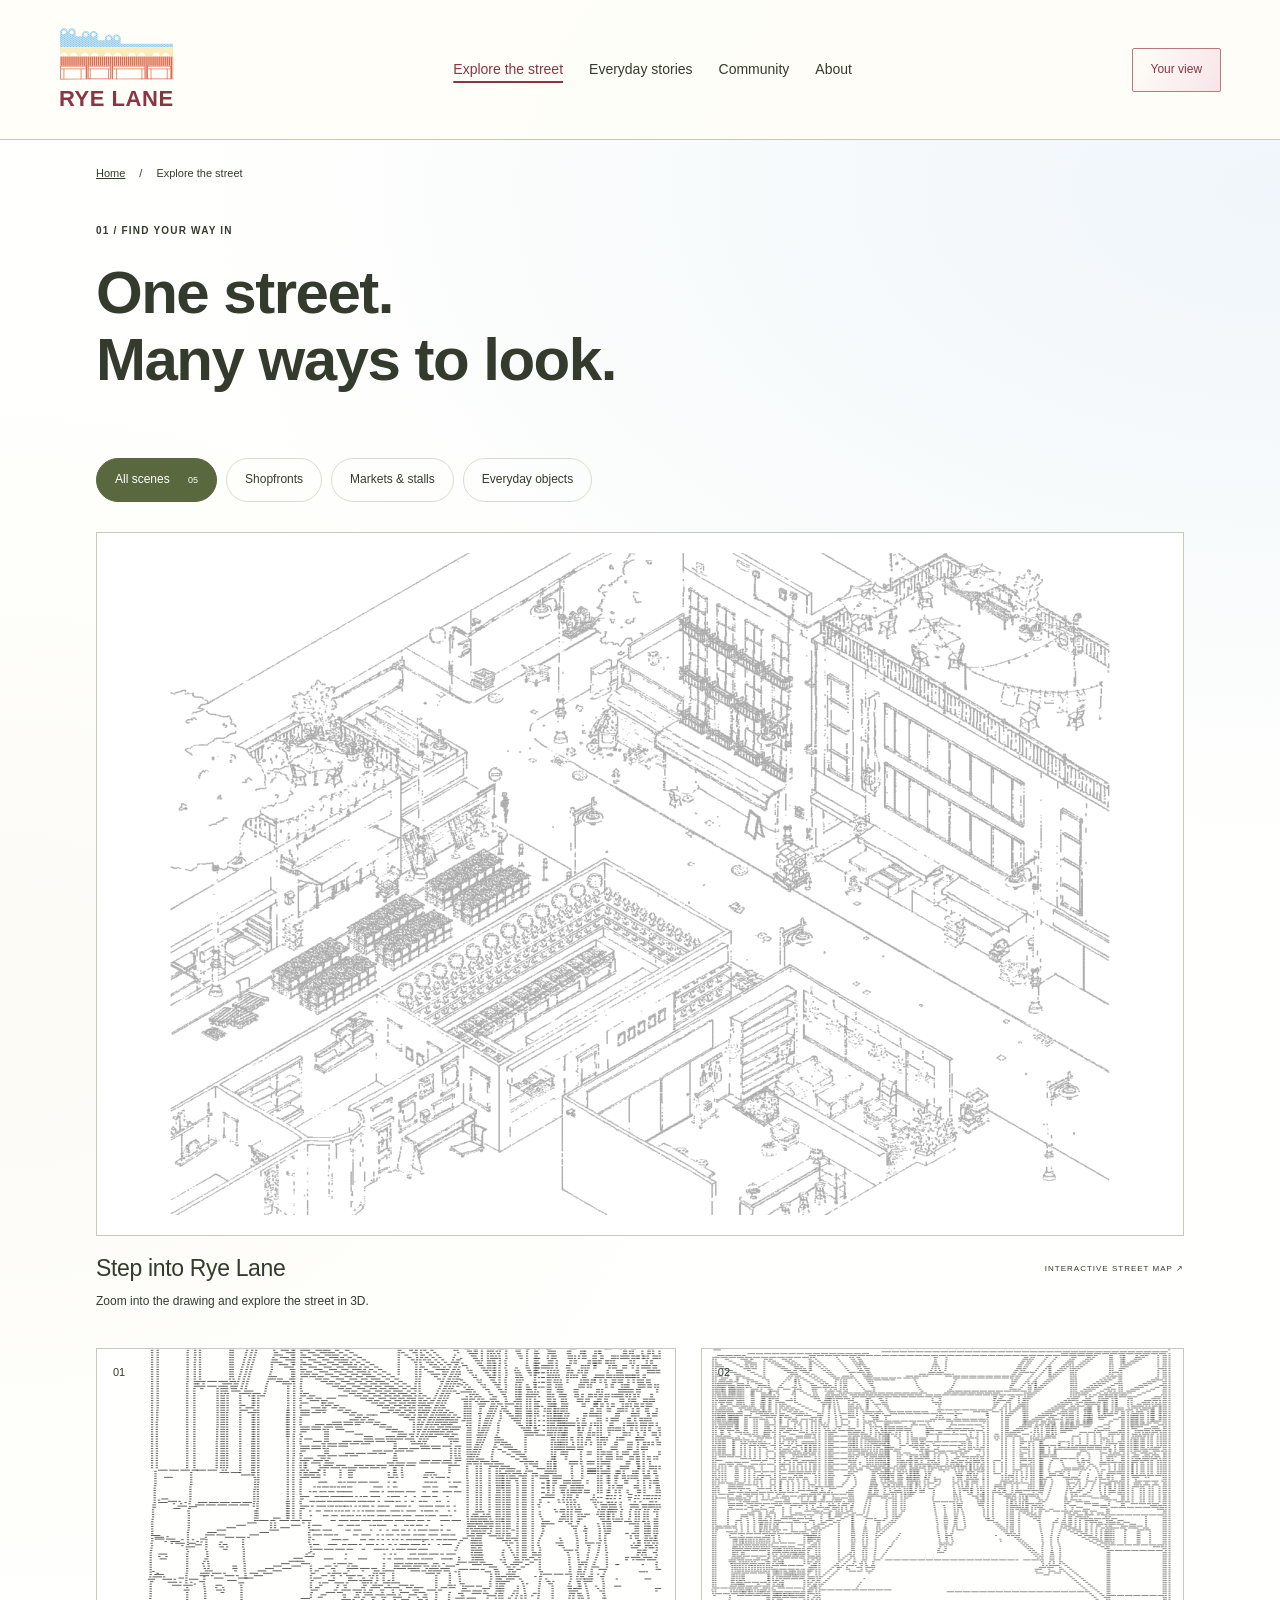
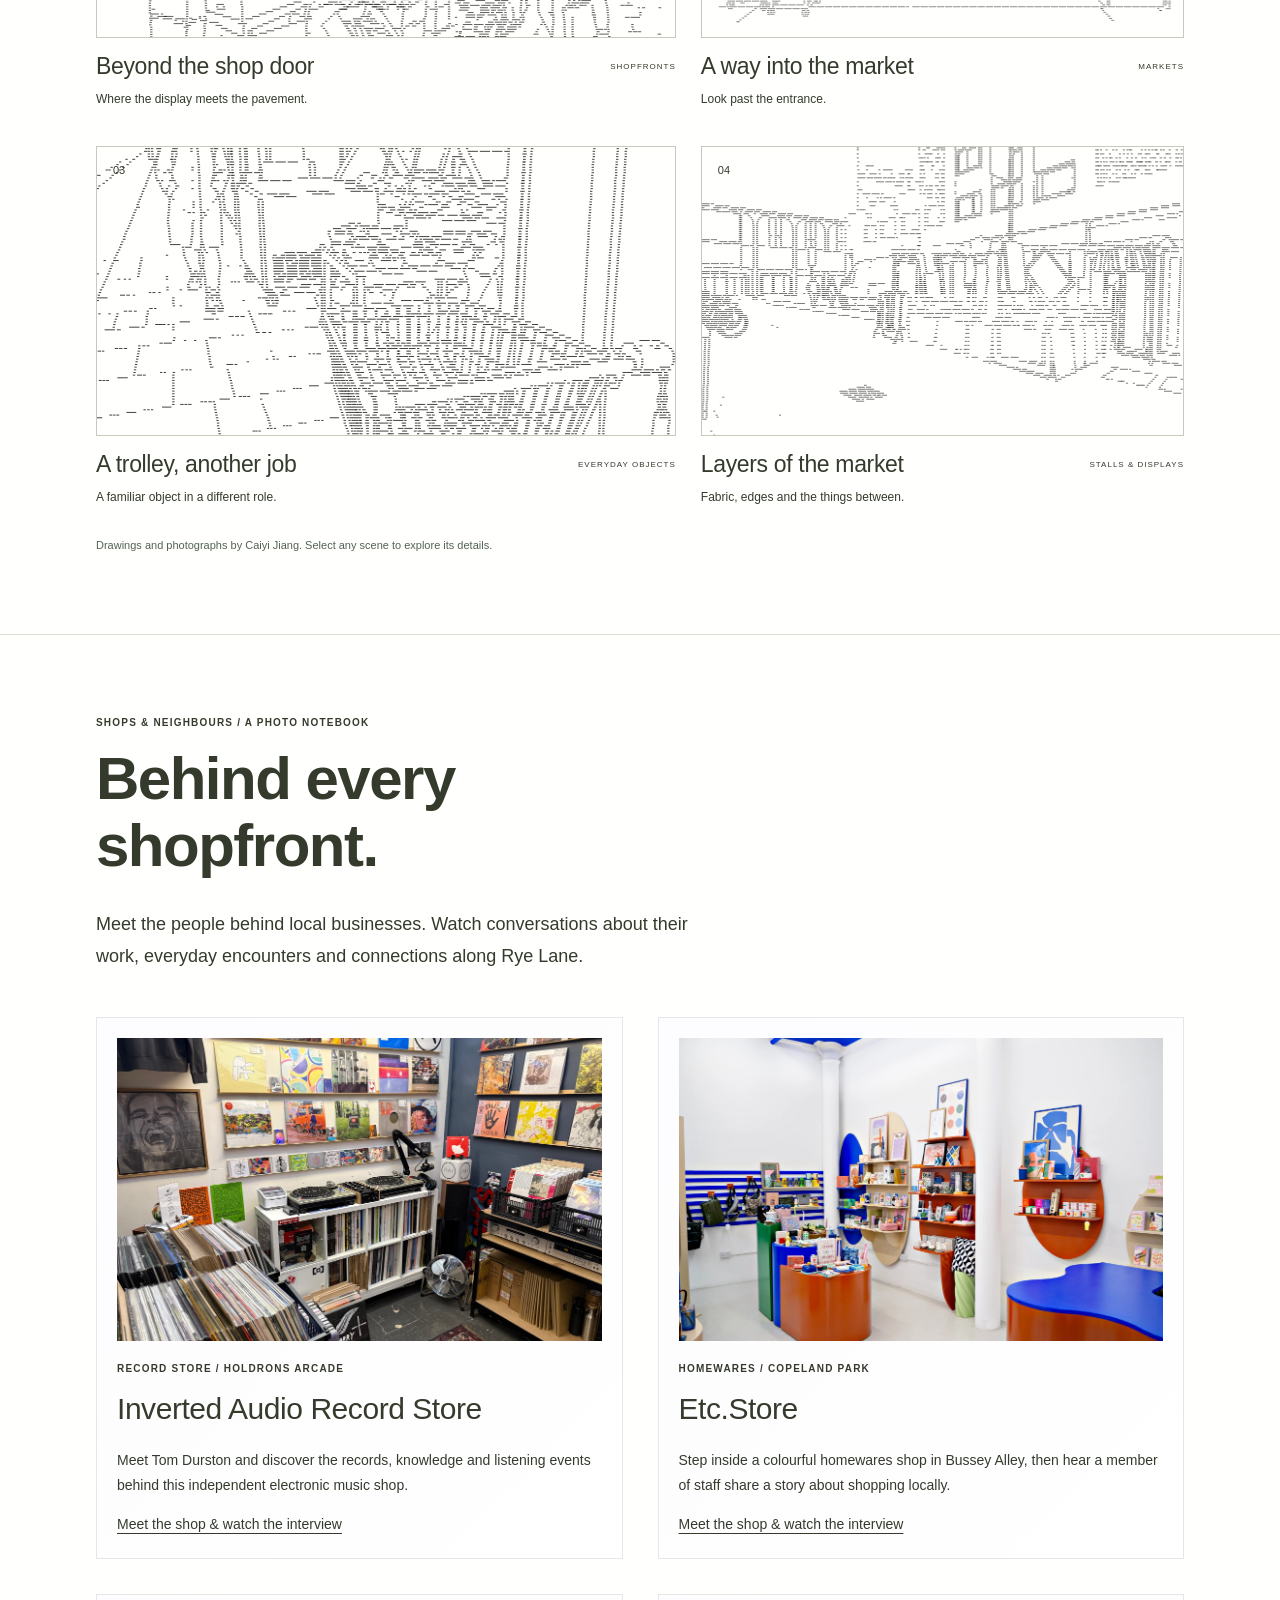
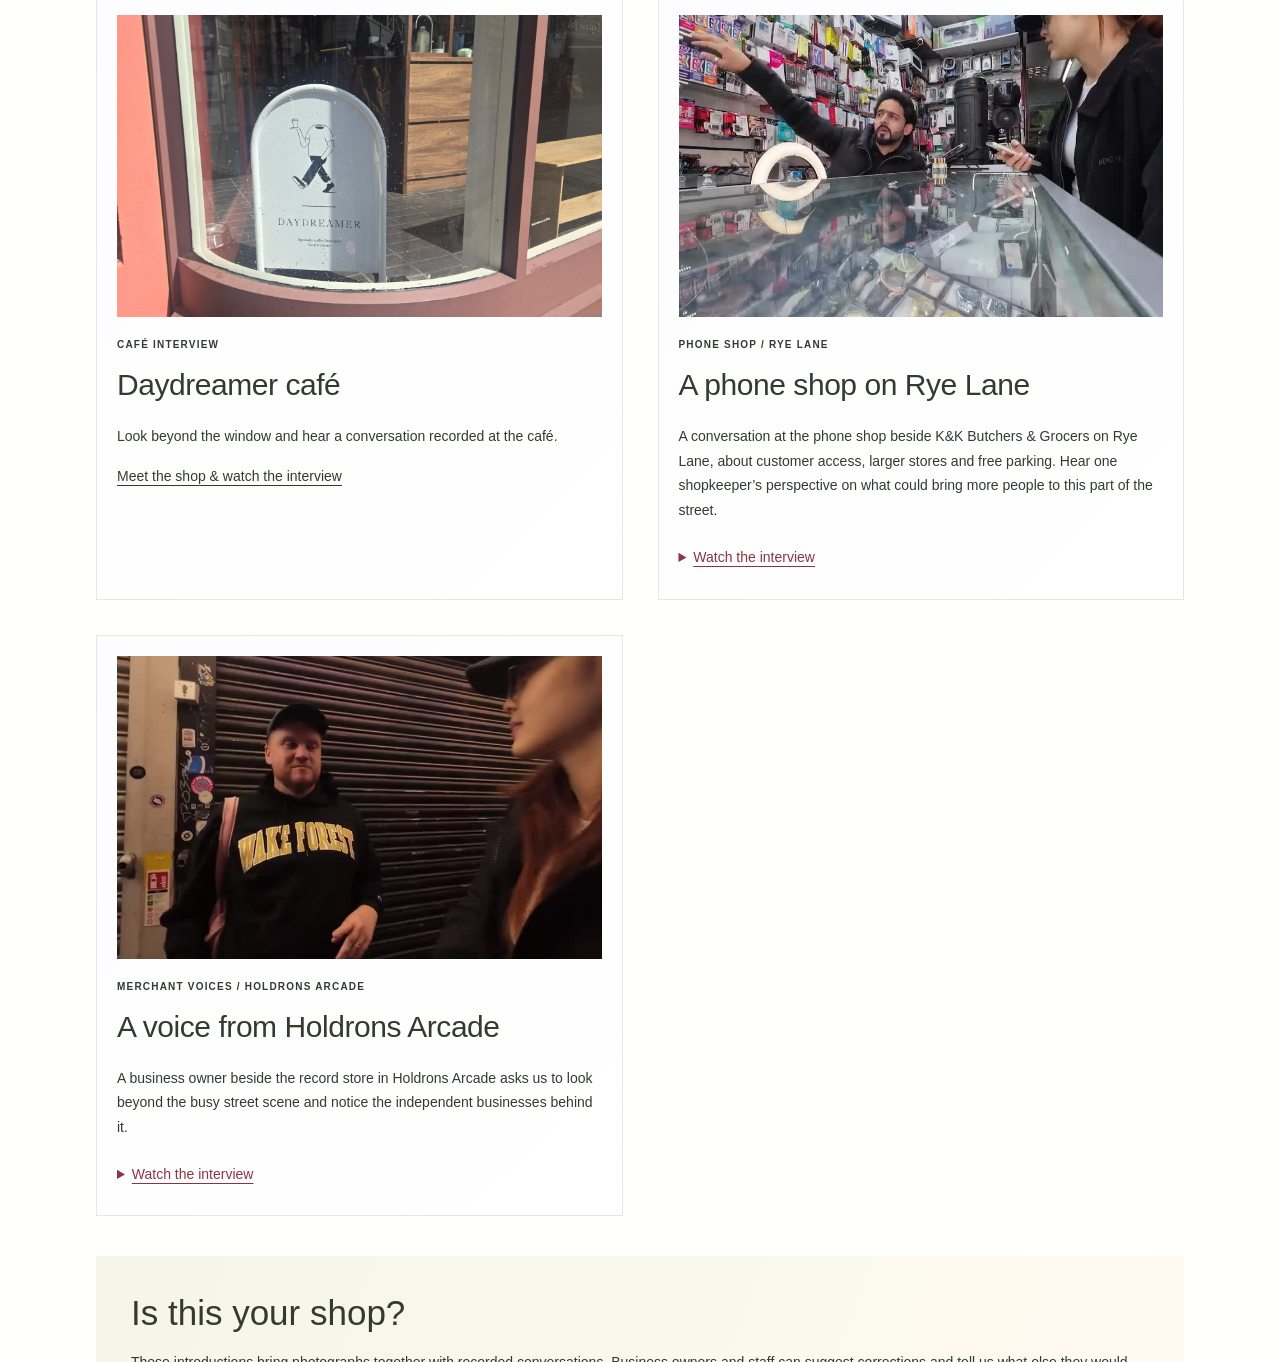
<file: shops.html>
<!doctype html><html lang="en"><head><meta charset="utf-8"><meta name="viewport" content="width=device-width,initial-scale=1"><meta http-equiv="refresh" content="0;url=explore.html#shops"><title>Shops & Neighbours — Rye Lane</title></head><body><p><a href="explore.html#shops">Continue to Shops & Neighbours on Explore the Street</a></p></body></html>
</file>
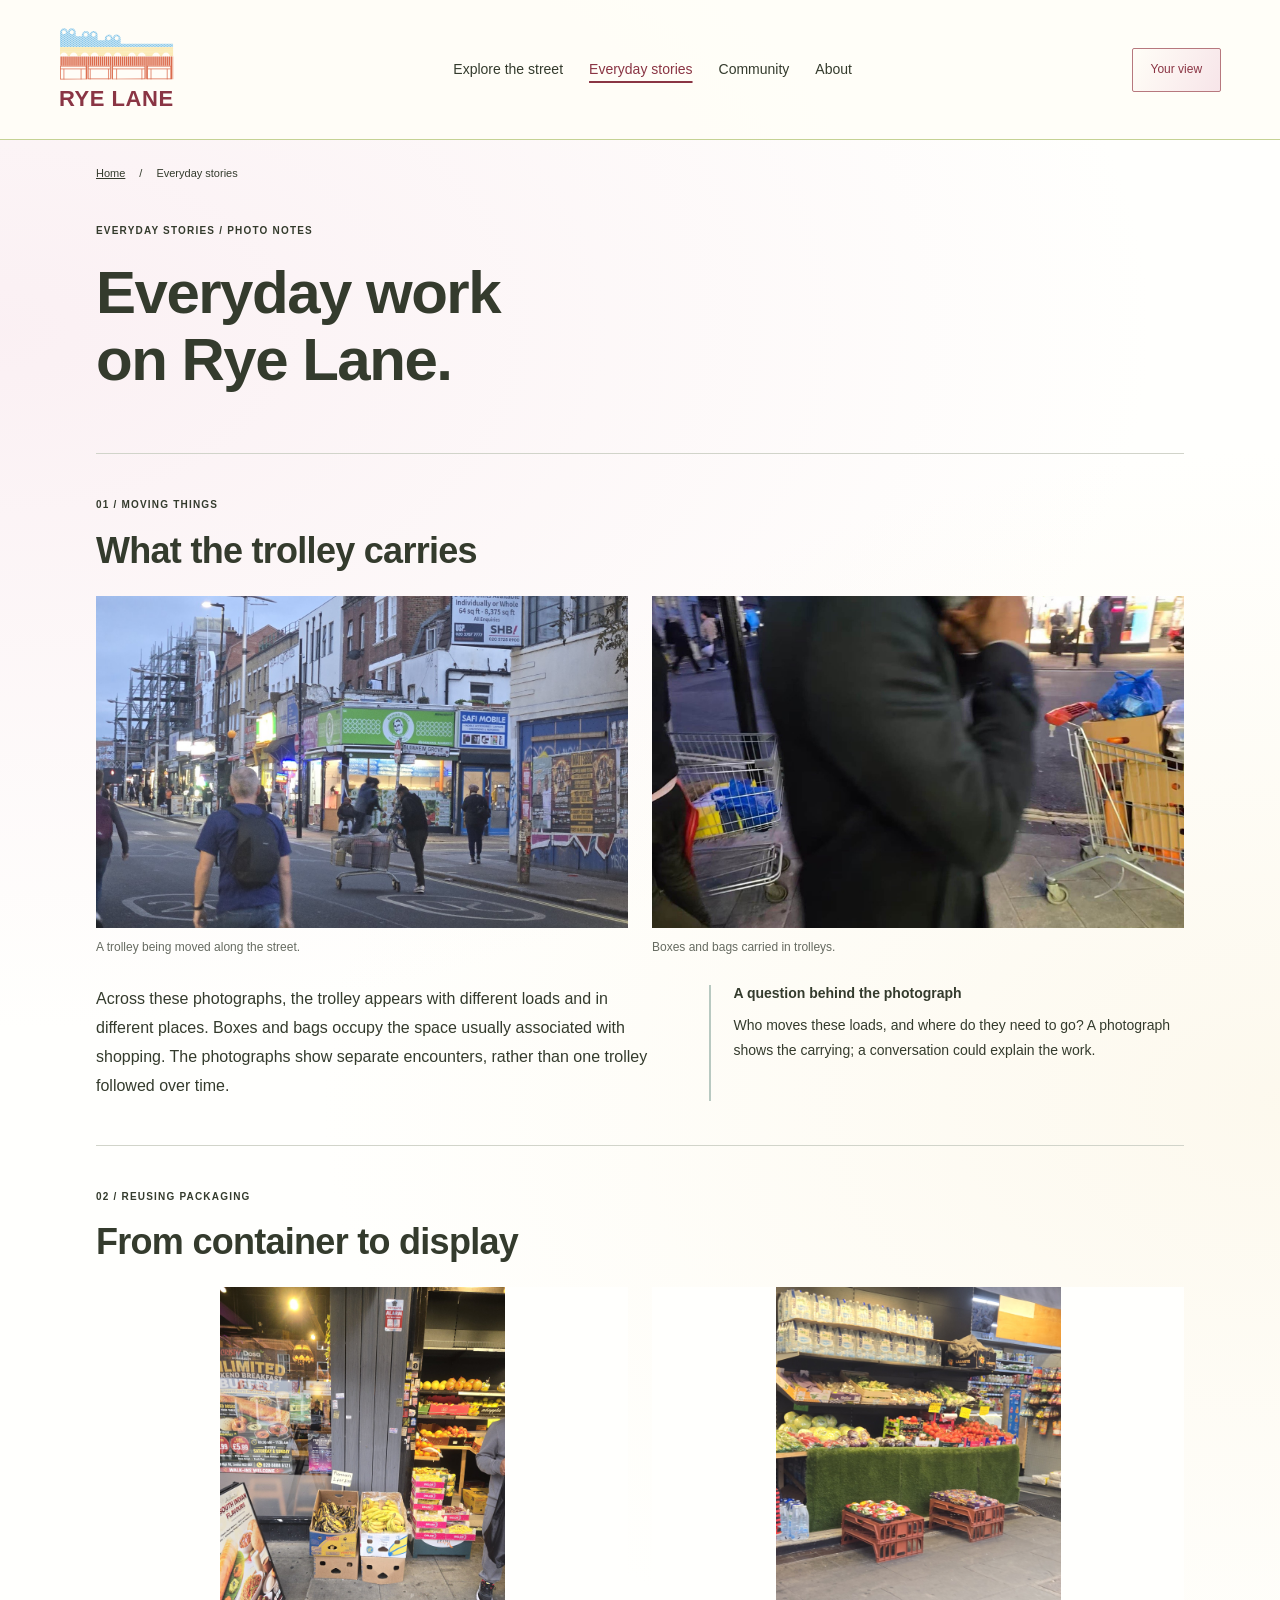
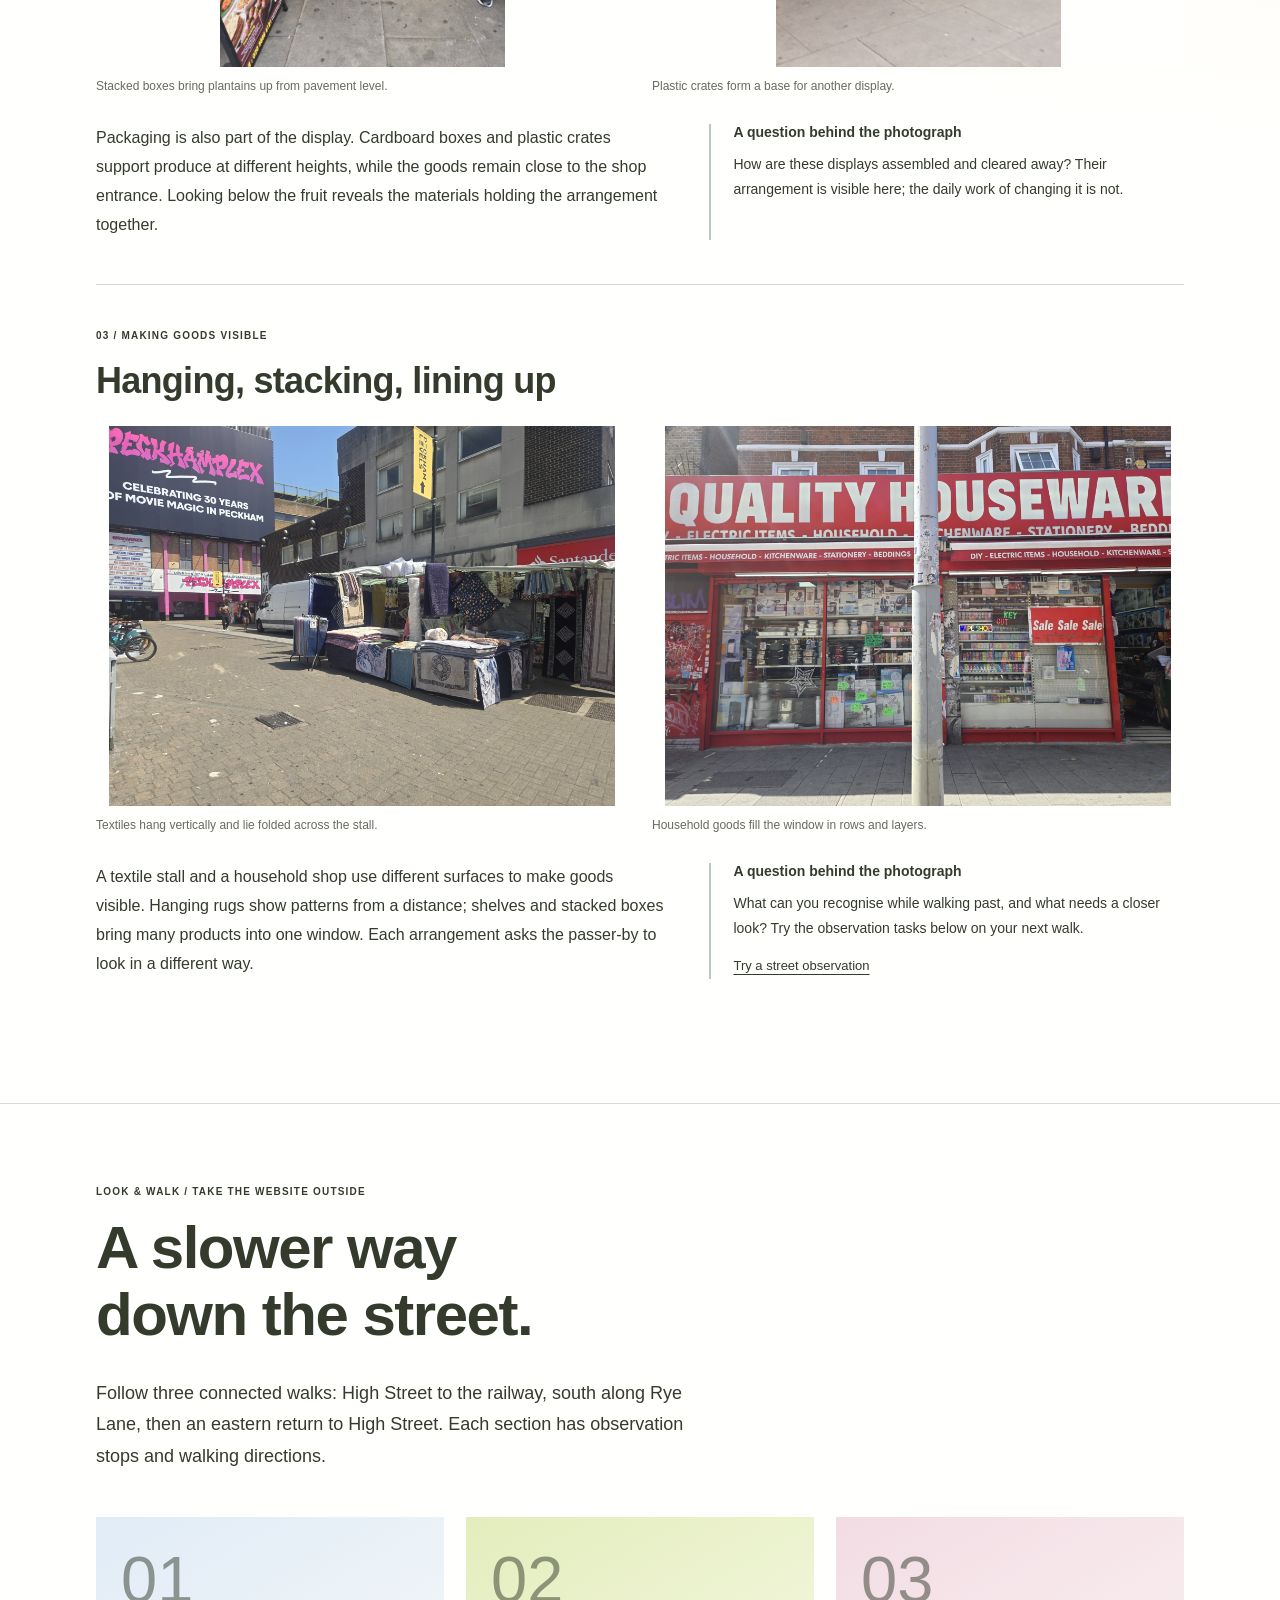
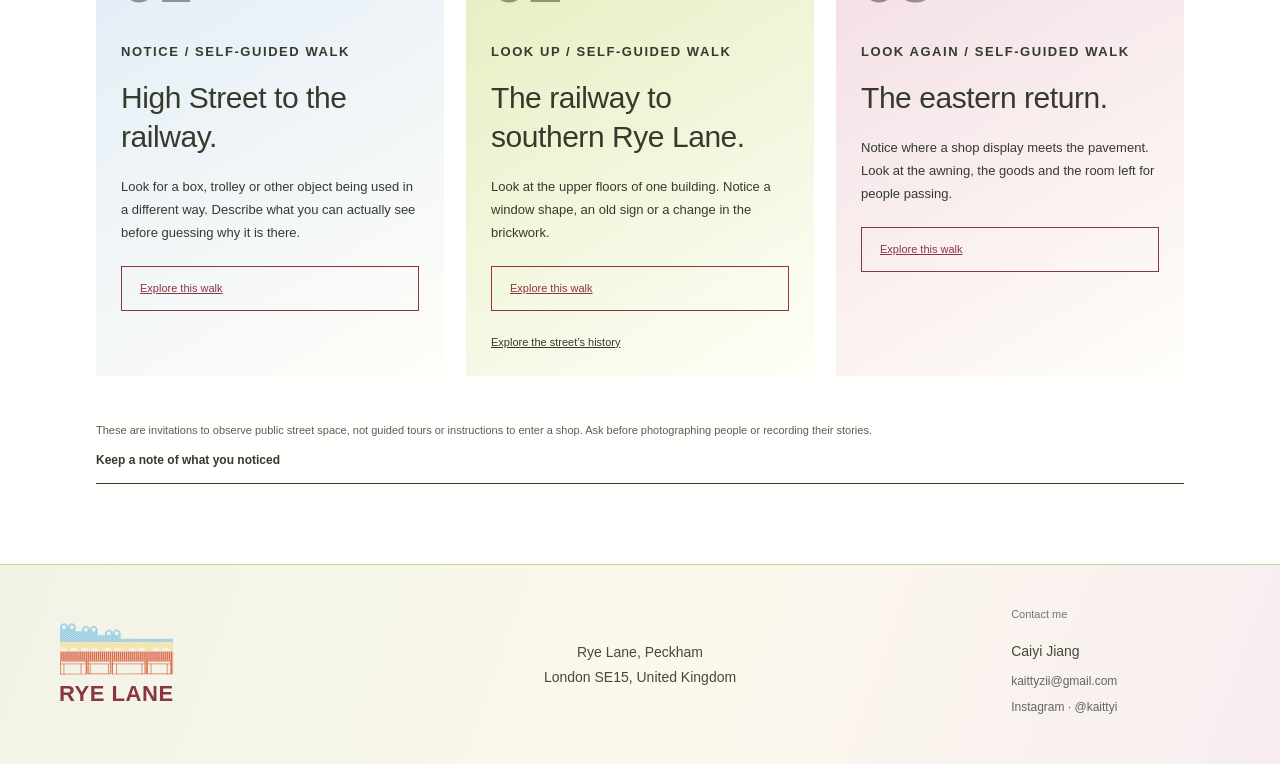
<file: stories.html>
<!doctype html>
<html lang="en"><head><meta charset="utf-8"><meta name="viewport" content="width=device-width,initial-scale=1"><meta name="description" content="Explore the shopfronts, market stalls and everyday details of Rye Lane, Peckham."><title>Everyday stories — Rye Lane</title><link rel="stylesheet" href="style.css"><link rel="stylesheet" href="theme.css?v=20261109-responsive"></head>
<body data-page="stories"><a class="skip" href="#main">Skip to content</a><header><a class="brand" href="index.html">RYE LANE</a><nav aria-label="Main navigation"><a href="explore.html">Explore the street</a><a href="stories.html" aria-current="page">Everyday stories</a><a href="community.html">Community</a><a href="about.html">About</a></nav><a class="header-note" href="your-view.html">Your view </a></header>
<main id="main"><div class="breadcrumb"><a href="index.html">Home</a><span>/</span><span>Everyday stories</span></div><section class="stories section" id="stories"><div class="section-title"><div><p class="eyebrow">EVERYDAY STORIES / PHOTO NOTES</p><h2 class="page-heading">Everyday work<br>on Rye Lane.</h2></div></div>
<article class="photo-story" id="story-moving"><div class="story-heading"><span class="eyebrow">01 / MOVING THINGS</span><h3>What the trolley carries</h3></div><div class="story-photo-pair"><figure><img src="trolley-context-1.jpg" alt="A person pushing a loaded trolley across Rye Lane" loading="lazy" width="4000" height="3000"><figcaption>A trolley being moved along the street.</figcaption></figure><figure><img src="trolley-context-3.jpg" alt="Cardboard boxes and bags inside trolleys on the pavement" loading="lazy" width="1706" height="1280"><figcaption>Boxes and bags carried in trolleys.</figcaption></figure></div><div class="story-reading"><p>Across these photographs, the trolley appears with different loads and in different places. Boxes and bags occupy the space usually associated with shopping. The photographs show separate encounters, rather than one trolley followed over time.</p><aside><h4>A question behind the photograph</h4><p>Who moves these loads, and where do they need to go? A photograph shows the carrying; a conversation could explain the work.</p></aside></div></article>
<article class="photo-story" id="story-boxes"><div class="story-heading"><span class="eyebrow">02 / REUSING PACKAGING</span><h3>From container to display</h3></div><div class="story-photo-pair"><figure><img src="fruit-context-3.jpg" alt="Plantains displayed in cardboard boxes stacked at a shop entrance" loading="lazy" width="4000" height="3000"><figcaption>Stacked boxes bring plantains up from pavement level.</figcaption></figure><figure><img src="fruit-context-4.jpg" alt="Produce displayed on stacked red plastic crates" loading="lazy" width="4000" height="3000"><figcaption>Plastic crates form a base for another display.</figcaption></figure></div><div class="story-reading"><p>Packaging is also part of the display. Cardboard boxes and plastic crates support produce at different heights, while the goods remain close to the shop entrance. Looking below the fruit reveals the materials holding the arrangement together.</p><aside><h4>A question behind the photograph</h4><p>How are these displays assembled and cleared away? Their arrangement is visible here; the daily work of changing it is not.</p></aside></div></article>
<article class="photo-story" id="story-display"><div class="story-heading"><span class="eyebrow">03 / MAKING GOODS VISIBLE</span><h3>Hanging, stacking, lining up</h3></div><div class="story-photo-pair"><figure><img src="display-context-1.jpg" alt="Rugs hanging and folded across an outdoor stall" loading="lazy" width="4000" height="3000"><figcaption>Textiles hang vertically and lie folded across the stall.</figcaption></figure><figure><img src="display-context-3.jpg" alt="Household goods arranged behind a shop window" loading="lazy" width="4000" height="3000"><figcaption>Household goods fill the window in rows and layers.</figcaption></figure></div><div class="story-reading"><p>A textile stall and a household shop use different surfaces to make goods visible. Hanging rugs show patterns from a distance; shelves and stacked boxes bring many products into one window. Each arrangement asks the passer-by to look in a different way.</p><aside><h4>A question behind the photograph</h4><p>What can you recognise while walking past, and what needs a closer look? Try the observation tasks below on your next walk.</p><a href="#walk">Try a street observation</a></aside></div></article></section><section id="walk" class="section walk-section"><p class="eyebrow">LOOK & WALK / TAKE THE WEBSITE OUTSIDE</p><h2 class="page-heading">A slower way<br>down the street.</h2><p class="history-intro">Follow three connected walks: High Street to the railway, south along Rye Lane, then an eastern return to High Street. Each section has observation stops and walking directions.</p><div class="walk-cards"><article><span class="walk-number">01</span><p class="eyebrow">NOTICE / SELF-GUIDED WALK</p><h2>High Street to the railway.</h2><p>Look for a box, trolley or other object being used in a different way. Describe what you can actually see before guessing why it is there.</p><a class="start-walk" href="citywalk.html?route=reuse">Explore this walk</a></article><article><span class="walk-number">02</span><p class="eyebrow">LOOK UP / SELF-GUIDED WALK</p><h2>The railway to southern Rye Lane.</h2><p>Look at the upper floors of one building. Notice a window shape, an old sign or a change in the brickwork.</p><a class="start-walk" href="citywalk.html?route=buildings">Explore this walk</a><a href="community.html#street-history">Explore the street’s history </a></article><article><span class="walk-number">03</span><p class="eyebrow">LOOK AGAIN / SELF-GUIDED WALK</p><h2>The eastern return.</h2><p>Notice where a shop display meets the pavement. Look at the awning, the goods and the room left for people passing.</p><a class="start-walk" href="citywalk.html?route=edges">Explore this walk</a></article></div><p class="small-note">These are invitations to observe public street space, not guided tours or instructions to enter a shop. Ask before photographing people or recording their stories.</p><a class="text-link" href="your-view.html">Keep a note of what you noticed </a></section></main><footer><a class="brand" href="index.html">RYE LANE</a><p>Rye Lane, Peckham<br>London SE15, United Kingdom</p><div class="footer-contact"><h2>Contact me</h2><p>Caiyi Jiang</p><a href="mailto:kaittyzii@gmail.com">kaittyzii@gmail.com</a><a href="https://www.instagram.com/kaittyi/" target="_blank" rel="noopener noreferrer">Instagram · @kaittyi</a></div></footer>
<dialog id="story-dialog" aria-labelledby="dialog-title"><div class="dialog-bar"><span>RYE LANE / A CLOSER LOOK</span><button id="close-dialog" aria-label="Close story">Close ×</button></div><div class="dialog-content"><p class="eyebrow" id="dialog-category"></p><h2 id="dialog-title"></h2><div class="image-switch" role="group" aria-label="Choose image"><button id="drawing-button" aria-pressed="true">Drawing</button><button id="photo-button" aria-pressed="false">Photograph</button></div><img id="dialog-image" alt=""><p id="dialog-body"></p><div class="look-prompt"><span>LOOK AGAIN</span><p id="dialog-prompt"></p></div><p class="small-note">Have another perspective? <a href="your-view.html" id="respond-link">Add your view </a></p></div></dialog><script src="script.js?v=20261030-market-layers"></script></body></html>
</file>
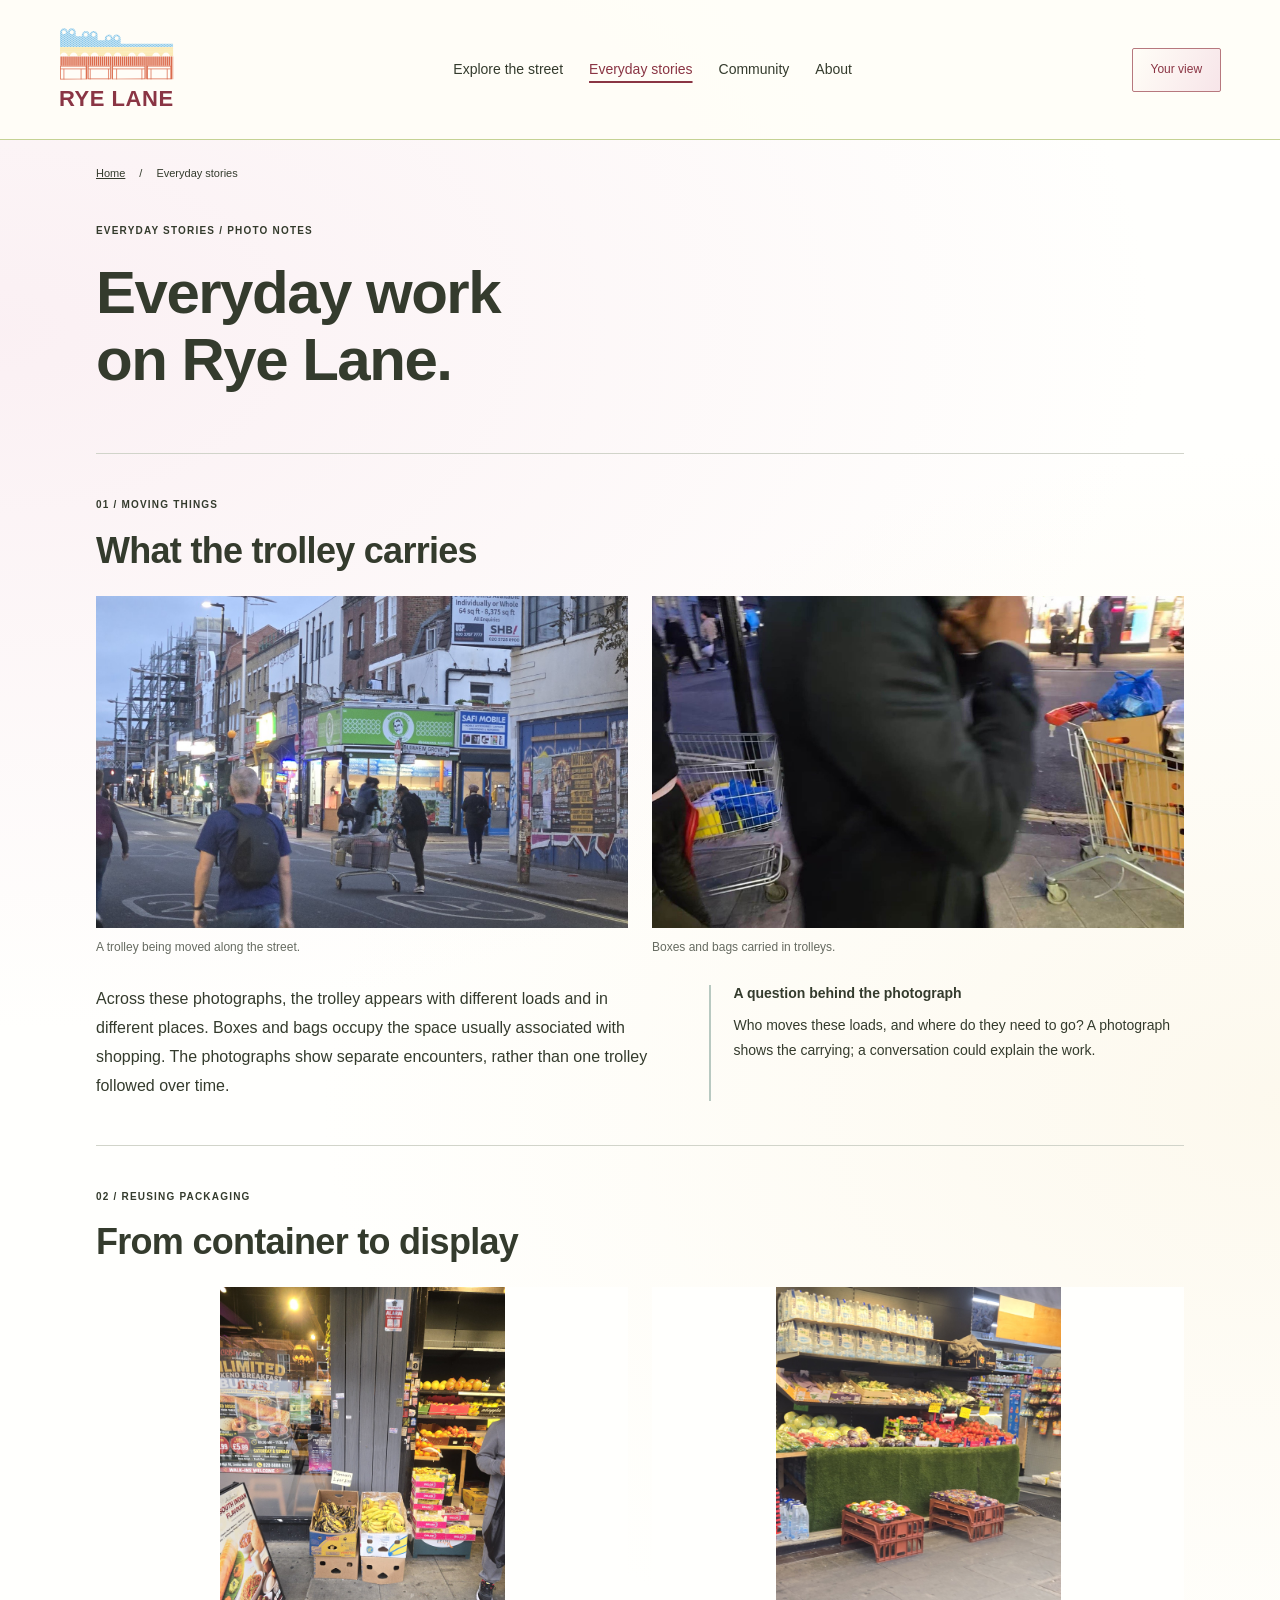
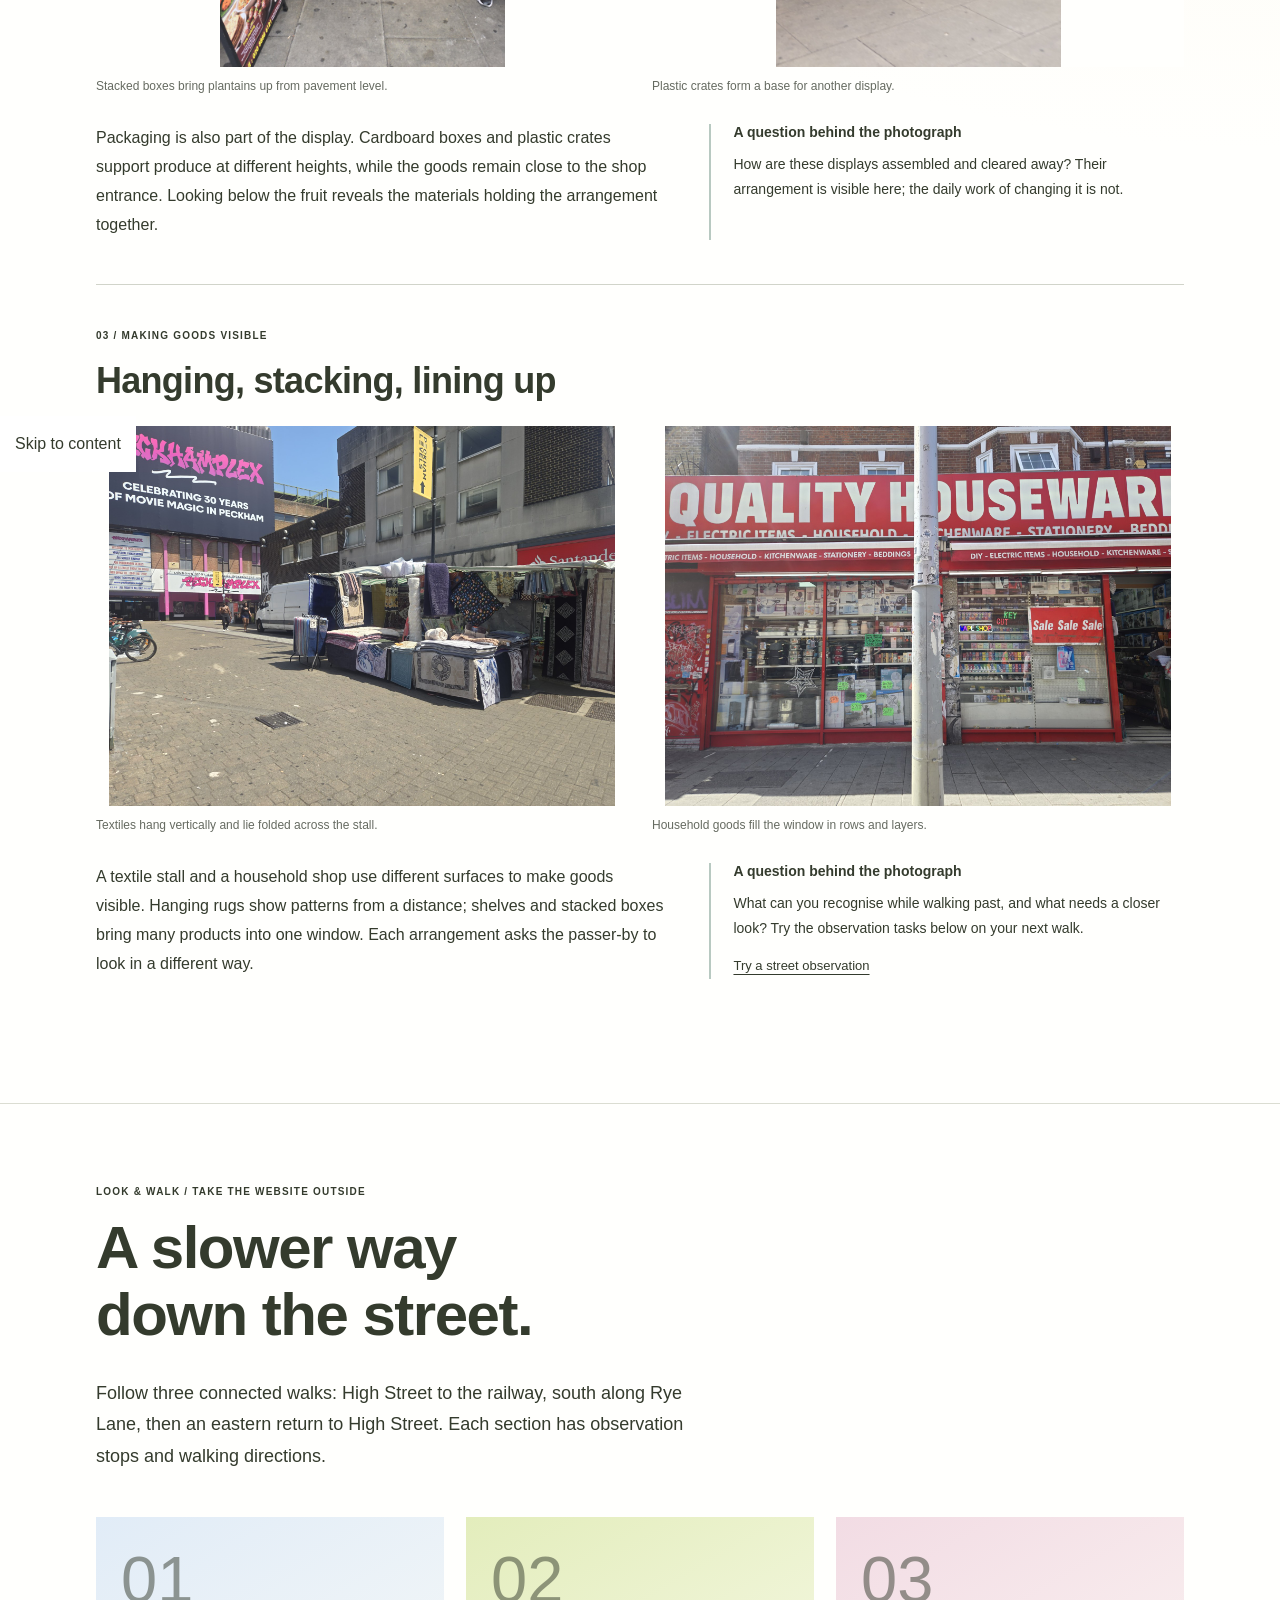
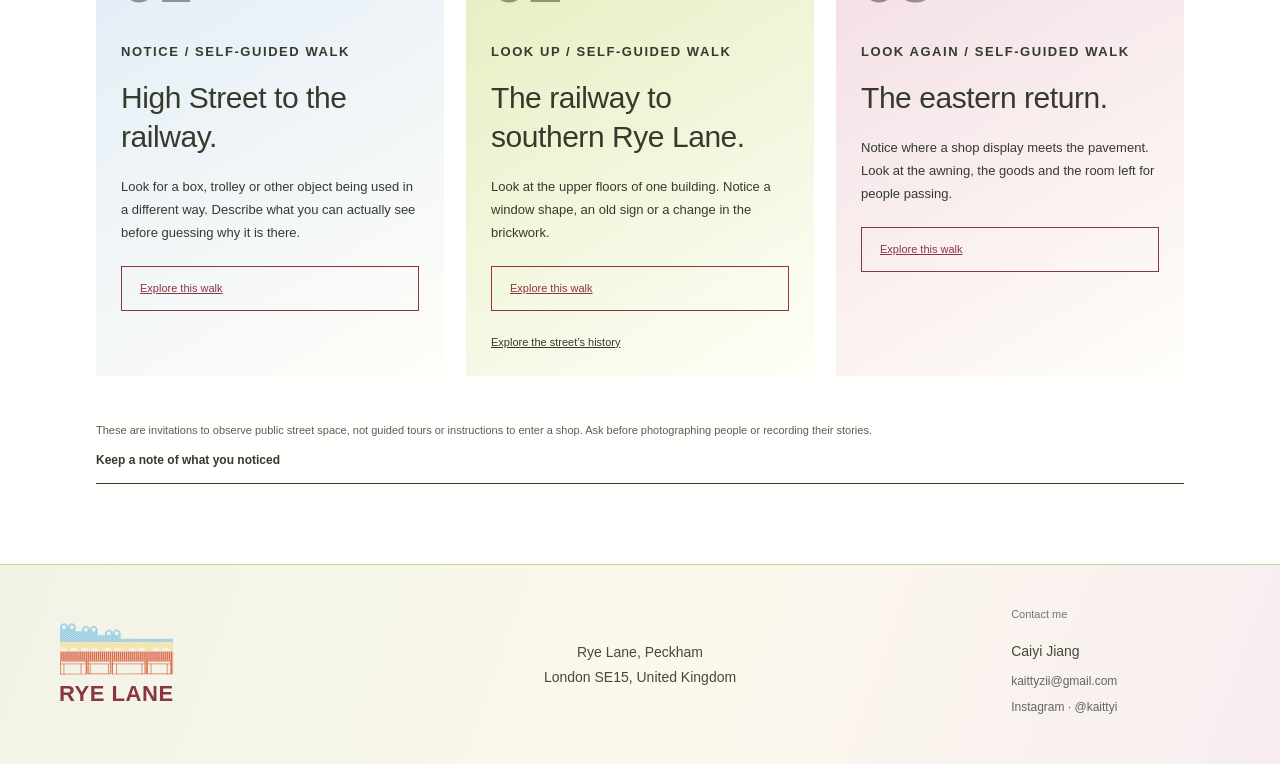
<file: walk.html>
<!doctype html><html lang="en"><head><meta charset="utf-8"><meta name="viewport" content="width=device-width,initial-scale=1"><meta http-equiv="refresh" content="0;url=stories.html#walk"><title>Look &amp; Walk — Rye Lane</title></head><body><p><a href="stories.html#walk">Continue to Look &amp; Walk on Everyday Stories</a></p></body></html>
</file>
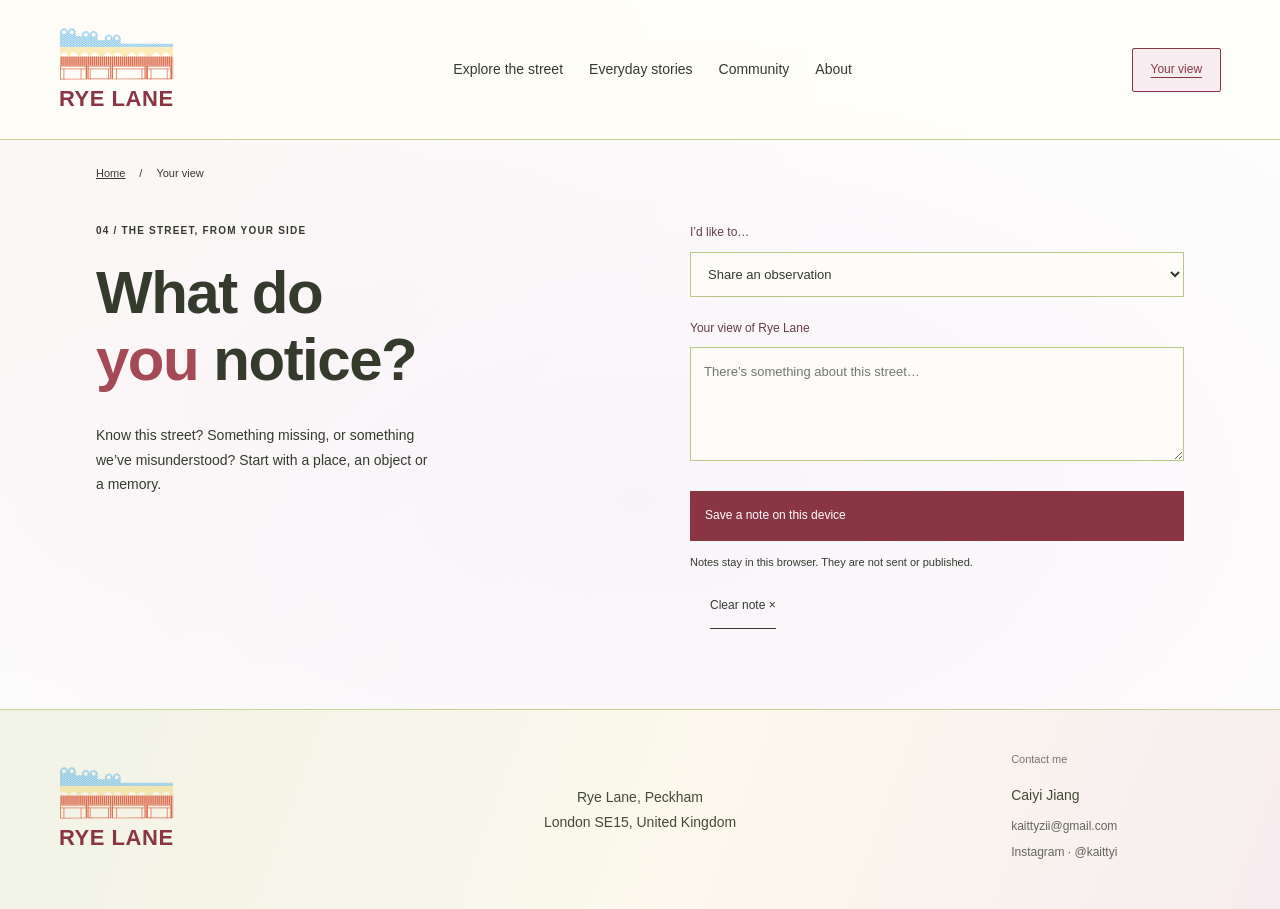
<file: your-view.html>
<!doctype html>
<html lang="en"><head><meta charset="utf-8"><meta name="viewport" content="width=device-width,initial-scale=1"><meta name="description" content="Explore the shopfronts, market stalls and everyday details of Rye Lane, Peckham."><title>Your view — Rye Lane</title><link rel="stylesheet" href="style.css"><link rel="stylesheet" href="theme.css?v=20261109-responsive"></head>
<body data-page="your-view"><a class="skip" href="#main">Skip to content</a><header><a class="brand" href="index.html">RYE LANE</a><nav aria-label="Main navigation"><a href="explore.html">Explore the street</a><a href="stories.html">Everyday stories</a><a href="community.html">Community</a><a href="about.html">About</a></nav><a class="header-note" href="your-view.html" aria-current="page">Your view </a></header>
<main id="main"><div class="breadcrumb"><a href="index.html">Home</a><span>/</span><span>Your view</span></div><section class="your-view section" id="your-view"><div><p class="eyebrow">04 / THE STREET, FROM YOUR SIDE</p><h2 class="page-heading">What do<br><em>you</em> notice?</h2><p>Know this street? Something missing, or something we’ve misunderstood? Start with a place, an object or a memory.</p></div><form id="note-form"><label for="kind">I’d like to…</label><select id="kind"><option>Share an observation</option><option>Suggest a correction</option><option>Request an image removal</option></select><label for="note">Your view of Rye Lane</label><textarea id="note" required maxlength="3000" placeholder="There’s something about this street…" rows="4"></textarea><button class="solid" type="submit">Save a note on this device <span></span></button><p class="form-note">Notes stay in this browser. They are not sent or published.</p><p id="note-status" role="status"></p><button type="button" id="download-note" class="download" hidden>Download your note </button><button type="button" id="clear-note" class="download" style="margin-left:20px">Clear note ×</button></form></section></main><footer><a class="brand" href="index.html">RYE LANE</a><p>Rye Lane, Peckham<br>London SE15, United Kingdom</p><div class="footer-contact"><h2>Contact me</h2><p>Caiyi Jiang</p><a href="mailto:kaittyzii@gmail.com">kaittyzii@gmail.com</a><a href="https://www.instagram.com/kaittyi/" target="_blank" rel="noopener noreferrer">Instagram · @kaittyi</a></div></footer>
<script src="script.js?v=20261030-market-layers"></script></body></html>
</file>
<file: style.css>
:root{--paper:#f5f0e6;--ink:#253e33;--red:#a53f2c;--line:#c9cbbd;--sage:#dfe5d6;--yellow:#eee0a8}*{box-sizing:border-box}html{scroll-behavior:smooth;scroll-padding-top:30px}body{margin:0;background:var(--paper);color:var(--ink);font-family:Arial,Helvetica,sans-serif;font-size:16px;line-height:1.55}a{color:inherit;text-decoration:none}button,input,textarea,select{font:inherit;color:inherit}button,a,select{touch-action:manipulation}button{cursor:pointer}button:focus-visible,a:focus-visible,select:focus-visible,textarea:focus-visible{outline:3px solid var(--red);outline-offset:5px}.skip{position:fixed;top:-100px;background:white;padding:15px;z-index:10}.skip:focus{top:0}header{display:flex;align-items:center;justify-content:space-between;gap:25px;padding:28px 4.6%;border-bottom:1px solid var(--line)}.brand{font-weight:800;letter-spacing:-1.5px;font-size:30px;line-height:1}.brand span{display:block;font-size:9px;letter-spacing:2.5px;margin-top:9px}nav{display:flex;gap:32px;font-size:13px}nav a:hover,footer a:hover{color:var(--red)}.header-note{font-size:12px;border:1px solid var(--ink);padding:10px 18px;border-radius:50%}.hero{padding:25px 4.6% 0}.hero-top,.hero-caption{display:flex;justify-content:space-between;align-items:center;gap:15px}.eyebrow{font-size:10px;letter-spacing:1.9px;font-weight:700}.edition{font:italic 17px Georgia,serif}.hero-title{display:flex;justify-content:space-between;align-items:end;gap:45px;padding:30px 0 40px}h1,h2,h3,p{margin-top:0}h1{font:clamp(55px,6.6vw,104px)/1.02 Georgia,serif;letter-spacing:-4px;margin:0}em{color:var(--red);font-weight:400}.hero-intro{max-width:290px;font-size:15px;padding-bottom:6px}.text-link{display:flex;align-items:center;justify-content:space-between;gap:30px;border:0;border-bottom:1px solid;background:none;padding:12px 0;font-size:12px;font-weight:700;text-align:left}.text-link span{font-size:24px}.hero-art{height:410px;position:relative;background:var(--sage);overflow:hidden;border-top:1px solid var(--ink);border-bottom:1px solid var(--ink)}.hero-art>img{width:100%;height:100%;object-fit:cover;object-position:50% 54%;mix-blend-mode:multiply}.art-label{position:absolute;left:22px;bottom:22px;background:var(--paper);padding:8px 12px;font-size:10px;letter-spacing:2px}.round-link{position:absolute;right:35px;top:30px;width:132px;height:132px;border-radius:50%;background:var(--red);color:var(--paper);display:flex;align-items:center;justify-content:center;text-align:center;font:italic 18px/1.2 Georgia,serif;transform:rotate(9deg)}.hero-caption{padding:15px 0;font-size:9px;letter-spacing:1.2px}.intro{display:grid;grid-template-columns:55px 1.4fr 1fr;gap:35px;padding:75px 8%;border-bottom:1px solid var(--line);align-items:center}.asterisk{font-size:55px;color:var(--red)}.intro>p{font:29px/1.3 Georgia,serif;margin:0}.intro>div{font-size:13px;max-width:300px}.section{padding:80px 7.5%;scroll-margin-top:20px}.section-title{display:flex;justify-content:space-between;align-items:end;gap:25px;margin-bottom:30px}h2{font:54px/1.08 Georgia,serif;letter-spacing:-1.8px;margin:14px 0 0}.section-title>p{font-size:13px;max-width:300px;margin:0 0 4px}.filters{display:flex;gap:9px;flex-wrap:wrap;margin:35px 0 30px}.filters button{border:1px solid var(--line);border-radius:25px;padding:9px 18px;background:transparent;font-size:12px}.filters button.active{background:var(--ink);border-color:var(--ink);color:var(--paper)}.filters span{margin-left:15px;font-size:9px}.scene-grid{display:grid;grid-template-columns:1.2fr 1fr;gap:36px 25px}.scene{display:block;background:none;border:0;padding:0;text-align:left;min-width:0}.scene[hidden]{display:none}.scene-img{position:relative;height:290px;overflow:hidden}.scene-img img{width:100%;height:100%;object-fit:contain;mix-blend-mode:multiply;transition:transform .4s}.scene:hover img{transform:scale(1.04)}.sage{background:var(--sage)}.peach{background:#e7c3a6}.yellow{background:var(--yellow)}.pink{background:#e6d2cc}.scene-index{position:absolute;top:14px;left:16px;font-size:11px}.open-arrow{position:absolute;right:14px;bottom:14px;border:1px solid var(--ink);border-radius:50%;height:34px;width:34px;text-align:center;line-height:32px}.scene-meta{display:flex;justify-content:space-between;align-items:center;gap:10px;margin-top:14px}.scene-meta h3{font:23px Georgia,serif;margin:0}.scene-meta>span{font-size:8px;letter-spacing:1px}.scene>p{font-size:12px;margin:7px 0 0}.small-note{font-size:11px;margin:28px 0 0;color:#536255}.stories{background:#e7e8dd}.story-feature{display:grid;grid-template-columns:1.25fr 1fr;gap:65px;align-items:center;margin:45px 0}.photo-frame{position:relative}.photo-frame img{width:100%;display:block;max-height:400px;object-fit:cover}.photo-frame>span{position:absolute;bottom:12px;left:12px;background:var(--paper);padding:6px 10px;font-size:9px;letter-spacing:1px}.story-copy h3{font:58px Georgia,serif;letter-spacing:-2px;margin:15px 0 22px}.story-copy>p:not(.eyebrow){font-size:14px;max-width:340px}.story-copy .text-link{width:100%;max-width:350px}.story-strips{display:grid;grid-template-columns:1fr 1fr;gap:40px}.story-strips button{display:flex;gap:20px;align-items:start;background:none;border:0;border-top:1px solid var(--ink);padding:20px 0;text-align:left}.story-strips button>span{font-size:12px}.story-strips button>span:last-child{margin-left:auto;font-size:24px}.story-strips h3{font:25px Georgia,serif;margin:0 0 8px}.story-strips p{font-size:12px;margin:0}.about{display:grid;grid-template-columns:1fr 2fr;gap:50px;border-bottom:1px solid var(--line)}.about h2{margin:0 0 30px}.about p:not(.eyebrow){max-width:580px;font-size:15px}.about .text-link{max-width:290px}.your-view{display:grid;grid-template-columns:1fr 1fr;gap:100px}.your-view>div>p:last-child{max-width:335px;font-size:14px;margin-top:25px}label{display:block;font-size:12px;margin-bottom:9px}select,textarea{border:1px solid #a6ae9d;background:transparent;width:100%;border-radius:0;padding:13px;font-size:13px;margin-bottom:22px}textarea{resize:vertical}.solid{width:100%;border:0;background:var(--ink);color:var(--paper);padding:15px;text-align:left;display:flex;justify-content:space-between;font-size:12px}.form-note,#note-status{font-size:11px;margin:12px 0}.download{border:0;border-bottom:1px solid;background:none;padding:8px 0;font-size:12px}footer{padding:40px 4.6%;background:var(--ink);color:var(--paper);display:flex;justify-content:space-between;align-items:center;gap:30px}footer p,footer>span{font-size:11px;margin:0}footer>span{text-align:right}dialog{border:0;padding:0;background:var(--paper);color:var(--ink);width:min(900px,94vw);max-height:90vh}dialog::backdrop{background:#10281ed1}.dialog-bar{position:sticky;top:0;background:var(--paper);display:flex;justify-content:space-between;align-items:center;padding:15px 24px;border-bottom:1px solid var(--line);z-index:1;font-size:10px;letter-spacing:1px}.dialog-bar button{background:none;border:0;padding:8px;font-size:12px}.dialog-content{padding:30px 40px}.dialog-content h2{margin:12px 0 20px}.dialog-content>img{width:100%;height:340px;object-fit:contain;background:var(--sage)}.dialog-content>p:not(.eyebrow){max-width:680px;font-size:15px}.image-switch{display:flex;gap:10px;margin:15px 0}.image-switch button{background:transparent;border:1px solid var(--ink);padding:7px 14px;font-size:11px}.image-switch button[aria-pressed=true]{background:var(--ink);color:var(--paper)}.look-prompt{display:flex;gap:30px;border-top:1px solid var(--line);padding:20px 0;margin-top:25px}.look-prompt span{font-size:9px;letter-spacing:1px;white-space:nowrap}.look-prompt p{font:22px Georgia,serif;margin:0}.small-note a{text-decoration:underline}body.modal-open{overflow:hidden}@media(min-width:1500px){main,header,footer{max-width:1600px;margin:auto}}@media(max-width:760px){header{padding:22px 6%;flex-wrap:wrap}.brand{font-size:25px}nav{order:3;width:100%;gap:22px;font-size:11px}.header-note{font-size:10px}.hero{padding:20px 6% 0}.edition{display:none}.hero-title{display:block;padding:25px 0}h1{font-size:58px;letter-spacing:-2.5px}.hero-intro{max-width:100%;margin-top:25px}.hero-intro>p{max-width:350px}.hero-intro .text-link{max-width:230px}.hero-art{height:300px}.round-link{right:15px;top:15px;width:100px;height:100px;font-size:14px}.hero-caption{font-size:8px}.hero-caption span:nth-child(2){display:none}.intro{grid-template-columns:35px 1fr;padding:45px 6%;gap:20px}.intro>p{font-size:24px}.intro>div{grid-column:2}.asterisk{font-size:38px}.section{padding:50px 6%}.section-title{display:block}.section-title>p{margin-top:22px}h2{font-size:43px}.scene-grid{grid-template-columns:1fr;gap:28px}.scene-img{height:270px}.scene-meta h3{font-size:23px}.filters{gap:7px}.filters button{font-size:10px;padding:9px 12px}.story-feature{grid-template-columns:1fr;gap:30px}.story-copy h3{font-size:48px}.story-strips{grid-template-columns:1fr;gap:10px}.about,.your-view{grid-template-columns:1fr;gap:28px}.about h2{font-size:39px}footer{align-items:start;flex-wrap:wrap;padding:30px 6%}footer>span{text-align:left}.dialog-content{padding:25px}.dialog-content h2{font-size:35px}.dialog-content>img{height:240px}.look-prompt{display:block}.look-prompt p{margin-top:12px}}@media(prefers-reduced-motion:reduce){html{scroll-behavior:auto}.scene-img img{transition:none}}

/* Illustrated homepage directory */
.hero-title{max-width:900px;margin:0 auto;text-align:center;display:block;padding:28px 0 38px}.hero-title h1{font-size:clamp(46px,5.1vw,76px);letter-spacing:-2.5px}.hero-title h1 br{display:none}.hero-intro{max-width:620px;margin:23px auto 0;padding:0;font-size:15px}.hero-intro p{margin-bottom:0}.hero-intro .text-link{display:none}.illustrated-directory{max-width:900px;margin:0 auto;display:grid;grid-template-columns:repeat(3,1fr);gap:22px}.illustrated-link{display:block;position:relative;padding:8px 20px 25px;text-align:center;color:var(--ink);border:1px solid transparent;transition:transform .2s,border-color .2s}.illustrated-link:hover{transform:translateY(-5px);border-color:var(--ink)}.illustrated-link svg{display:block;width:100%;height:175px;max-width:220px;margin:0 auto}.illustrated-link h2{font:24px Georgia,serif;letter-spacing:-.6px;margin:0 0 6px}.illustrated-link p{font-size:10px;margin:0}.tile-arrow{position:absolute;right:12px;top:10px;font-size:20px}.cream{background:#e6dfc7}.apricot{background:#e6bba2}.moss{background:#c7d1bb}.rose{background:#e7c9c3}.ochre{background:#e7cf8d}.blue{background:#c9d8d5}.directory-caption{text-align:center;font-size:9px;letter-spacing:1.5px;margin:26px 0 40px}.intro{padding-top:45px;padding-bottom:45px}@media(max-width:760px){.hero-title{padding-top:24px}.hero-title h1{font-size:43px;letter-spacing:-1.8px}.hero-intro{font-size:13px}.hero-intro>p{max-width:none}.illustrated-directory{grid-template-columns:repeat(2,1fr);gap:12px}.illustrated-link{padding:5px 10px 20px}.illustrated-link svg{height:140px}.illustrated-link h2{font-size:20px}.illustrated-link p{font-size:9px}.directory-caption{font-size:8px;letter-spacing:1px}}@media(prefers-reduced-motion:reduce){.illustrated-link{transition:none}}

.breadcrumb{display:flex;gap:14px;padding:25px 7.5% 0;font-size:11px}.breadcrumb a{text-decoration:underline}.breadcrumb+.section{padding-top:40px}body:has(.hero) footer{margin-top:25px}.scene-grid{align-items:start}

.page-heading{font:72px/1.05 Georgia,serif;letter-spacing:-2.5px;margin:20px 0 30px}.feed-explainer{border-left:3px solid var(--red);padding:14px 22px;background:#e7e8dd;font-size:13px;margin:35px 0}.feed-explainer p{margin:8px 0 0;max-width:720px}.feed-header{display:flex;justify-content:space-between;gap:20px;align-items:center;margin-top:50px}.feed-header h2,.sub-heading{font-size:32px;margin:0}.sub-heading{margin:55px 0 25px}#feed-status{font-size:12px;margin:18px 0}.news-card{border-top:1px solid var(--line);padding:25px 0}.news-card h3{font:27px/1.25 Georgia,serif;margin:10px 0 16px}.news-card p{font-size:14px;max-width:740px}.news-card .text-link{max-width:280px}.community-links{display:grid;grid-template-columns:1fr 1fr;gap:20px}.community-links>a{background:var(--sage);padding:25px}.community-links>a:nth-child(2n){background:#e6d6bc}.community-links span{font-size:9px;letter-spacing:1.5px}.community-links h3{font:26px Georgia,serif;margin:15px 0}.community-links p{font-size:13px;margin:0}.history-intro{font-size:18px;max-width:620px}.history-art{background:var(--sage);margin:35px 0 60px}.history-art img{width:100%;height:300px;object-fit:contain;mix-blend-mode:multiply}.history-art p{font-size:10px;padding:10px 20px}.timeline article{display:grid;grid-template-columns:190px 1fr;gap:40px;padding:35px 0;border-top:1px solid var(--line)}.timeline article>span{font-size:11px;letter-spacing:1px;color:var(--red);padding-top:5px}.timeline h2{font-size:31px;margin:0 0 15px;letter-spacing:-.5px}.timeline p{font-size:15px;max-width:640px}.timeline a{font-size:12px;text-decoration:underline}.history-end{background:var(--sage);padding:35px;margin:40px 0}.history-end h2{font-size:35px;margin:0 0 15px}.history-end p{font-size:14px}nav{gap:22px}.illustrated-directory{grid-template-columns:repeat(4,1fr);max-width:1100px;gap:18px}.illustrated-link h2{font-size:22px}.illustrated-link svg{height:155px}@media(max-width:1000px){nav{gap:14px;font-size:11px}.illustrated-directory{grid-template-columns:repeat(3,1fr)}}@media(max-width:760px){nav{flex-wrap:wrap;gap:12px 20px}.illustrated-directory{grid-template-columns:repeat(2,1fr)}.illustrated-link h2{font-size:19px}.illustrated-link svg{height:140px}.page-heading{font-size:48px}.community-links{grid-template-columns:1fr}.timeline article{grid-template-columns:1fr;gap:16px}.feed-header h2{font-size:27px}.feed-header{align-items:start}.feed-header button{font-size:10px}.history-art img{height:220px}}

.illustrated-directory{grid-template-columns:repeat(3,1fr);max-width:960px}.illustrated-link svg{height:150px}.illustrated-link h2{font-size:24px}.illustrated-link p{font-size:9px;letter-spacing:.25px}.shop-photo-grid{display:grid;grid-template-columns:1fr 1fr;gap:35px;margin-top:45px}.shop-photo-grid img{width:100%;height:320px;object-fit:cover}.shop-photo-grid .eyebrow{margin-top:20px}.shop-photo-grid h2{font-size:30px;margin:12px 0 20px}.shop-photo-grid p:not(.eyebrow){font-size:14px}.walk-cards{display:grid;grid-template-columns:repeat(3,1fr);gap:22px;margin:45px 0}.walk-cards article{background:var(--sage);padding:25px}.walk-cards article:nth-child(2){background:#e7cf8d}.walk-cards article:nth-child(3){background:#e7c9c3}.walk-number{display:block;font:65px Georgia,serif;opacity:.5;margin-bottom:25px}.walk-cards h2{font-size:30px;margin:15px 0 20px}.walk-cards p{font-size:13px}.walk-cards details{font-size:12px;border-top:1px solid #8c9b88;padding-top:15px}.walk-cards summary{cursor:pointer}.walk-cards details p{margin-top:15px}.walk-cards a{display:block;font-size:11px;text-decoration:underline;margin-top:22px}@media(max-width:760px){.illustrated-directory{grid-template-columns:repeat(3,1fr);gap:10px}.illustrated-link{padding:5px 8px 18px}.illustrated-link svg{height:105px}.illustrated-link h2{font-size:17px}.illustrated-link p{font-size:8px}.tile-arrow{font-size:15px;right:7px;top:6px}.shop-photo-grid,.walk-cards{grid-template-columns:1fr}.shop-photo-grid img{height:300px}}@media(max-width:450px){.illustrated-link h2{font-size:15px}.illustrated-link svg{height:85px}.illustrated-link p{line-height:1.4}}

/* Revised palette: paper, ink, cobalt and vermilion. */
:root{--paper:#fffdf7;--ink:#242522;--red:#254edb;--line:#d7d7cf;--sage:#e7edff;--yellow:#ffe46b}header{border-bottom-color:var(--ink)}.brand{color:#254edb}.hero-top .eyebrow{color:#254edb}.hero-title{max-width:940px;padding:38px 0 42px}.hero-title .home-title{font:38px/1.15 Georgia,serif;letter-spacing:-1px;color:#254edb;margin:0 0 24px}.home-statement{font:18px/1.8 Arial,Helvetica,sans-serif;max-width:900px;margin:0 auto;text-align:center;letter-spacing:0}.illustrated-directory{gap:22px}.illustrated-link{border:1px solid #242522;padding-top:10px}.illustrated-link:hover{border-color:#254edb;box-shadow:5px 5px 0 #254edb}.cream{background:#fff8df}.apricot{background:#ffded0}.moss{background:#edf1ff}.rose{background:#ffe7dc}.ochre{background:#ffe46b}.blue{background:#e3edff}.illustrated-link svg{color:#242522}.illustrated-link svg [fill="#f7edda"],.illustrated-link svg [fill="#f6edda"],.illustrated-link svg [fill="#f8edda"]{fill:#fffdf7}.illustrated-link svg [fill="#a54831"],.illustrated-link svg [fill="#a44731"],.illustrated-link svg [fill="#a74d37"],.illustrated-link svg [fill="#a53f2c"],.illustrated-link svg [fill="#ad4c32"],.illustrated-link svg [fill="#a95a42"]{fill:#f56336}.illustrated-link svg [fill="#b6c6a7"],.illustrated-link svg [fill="#8fa58c"],.illustrated-link svg [fill="#8ca78e"],.illustrated-link svg [fill="#406c57"]{fill:#5278ed}.illustrated-link svg [fill="#d7b36b"],.illustrated-link svg [fill="#d6b166"],.illustrated-link svg [fill="#d6b163"],.illustrated-link svg [fill="#edcb79"],.illustrated-link svg [fill="#e2b35e"],.illustrated-link svg [fill="#e5bd66"]{fill:#ffe46b}.stories{background:#f1f4ff}.feed-explainer,.history-end{background:#edf1ff}.community-links>a{background:#edf1ff}.community-links>a:nth-child(2n){background:#fff3cd}.walk-cards article{background:#edf1ff}.walk-cards article:nth-child(2){background:#ffe46b}.walk-cards article:nth-child(3){background:#ffded0}.timeline article>span{color:#254edb}.solid{background:#254edb}footer{background:#242522;color:#fffdf7}footer .brand{color:#fffdf7}.directory-caption{color:#254edb}@media(max-width:760px){.hero-title{padding:28px 0 32px}.hero-title .home-title{font-size:30px}.home-statement{font-size:14px;line-height:1.8}.illustrated-directory{gap:12px}}
/* Graffiti poster palette: asphalt, acid lime, violet, orange. */
:root{--paper:#e9e7df;--ink:#171717;--red:#6838dc;--line:#9a9a91;--sage:#d4e953;--yellow:#d4e953}body{background:#e9e7df}header{background:#171717;color:#e9e7df;border-bottom:3px solid #c5f12a}.brand{color:#c5f12a}.header-note{border-color:#c5f12a;color:#c5f12a;border-radius:0;transform:rotate(-4deg)}nav a:hover{color:#c5f12a}.hero-top .eyebrow{color:#171717}.hero-title .home-title{color:#171717;font-family:Arial,Helvetica,sans-serif;font-weight:900;font-size:44px;letter-spacing:-2px;text-transform:uppercase;line-height:1.05;display:inline-block;background:#c5f12a;padding:10px 18px;transform:rotate(-1.5deg)}.home-statement{font-size:16px;line-height:1.8}.illustrated-link{border:2px solid #171717;box-shadow:5px 5px 0 #171717;color:#171717}.illustrated-link:hover{border-color:#171717;box-shadow:8px 8px 0 #171717;transform:translate(-2px,-3px)}.cream{background:#c5f12a}.apricot{background:#ff7940}.moss{background:#a17aec}.rose{background:#ff7940}.ochre{background:#c5f12a}.blue{background:#b2a1ee}.illustrated-link:nth-child(3n+2){transform:rotate(.6deg)}.illustrated-link:nth-child(3n+2):hover{transform:rotate(.6deg) translate(-2px,-3px)}.illustrated-link h2{font:900 22px/1.1 Arial,Helvetica,sans-serif;letter-spacing:-.8px}.illustrated-link p{margin-top:10px;font-size:9px;font-weight:700}.illustrated-link svg [fill="#f7edda"],.illustrated-link svg [fill="#f6edda"],.illustrated-link svg [fill="#f8edda"]{fill:#e9e7df}.illustrated-link svg [fill="#a54831"],.illustrated-link svg [fill="#a44731"],.illustrated-link svg [fill="#a74d37"],.illustrated-link svg [fill="#a53f2c"],.illustrated-link svg [fill="#ad4c32"],.illustrated-link svg [fill="#a95a42"]{fill:#ff7940}.illustrated-link svg [fill="#b6c6a7"],.illustrated-link svg [fill="#8fa58c"],.illustrated-link svg [fill="#8ca78e"],.illustrated-link svg [fill="#406c57"]{fill:#7545d5}.illustrated-link svg [fill="#d7b36b"],.illustrated-link svg [fill="#d6b166"],.illustrated-link svg [fill="#d6b163"],.illustrated-link svg [fill="#edcb79"],.illustrated-link svg [fill="#e2b35e"],.illustrated-link svg [fill="#e5bd66"]{fill:#c5f12a}.directory-caption{color:#171717;font-weight:800}.stories{background:#d8cbed}.feed-explainer,.history-end{background:#d5e78c}.community-links>a{background:#d5e78c}.community-links>a:nth-child(2n){background:#d0b5ef}.walk-cards article{background:#c5f12a}.walk-cards article:nth-child(2){background:#b2a1ee}.walk-cards article:nth-child(3){background:#ff9970}.timeline article>span{color:#5830b4}.solid{background:#171717;color:#c5f12a}footer{background:#171717;color:#e9e7df}footer .brand{color:#c5f12a}.text-link:hover{color:#5830b4}@media(max-width:760px){.hero-title .home-title{font-size:30px;padding:9px 12px}.home-statement{font-size:14px}.illustrated-link h2{font-size:16px}.illustrated-link p{font-size:8px}}@media(max-width:450px){.illustrated-link h2{font-size:14px}}
/* Wall reference: chalk, soot, faded brick and small spray-colour accents. */
:root{--paper:#e6e3db;--ink:#20201f;--red:#d8753f;--line:#aaa69c;--sage:#d8d5cc;--yellow:#d5bd59}body{background:#e6e3db;color:#20201f}header{background:#e6e3db;color:#20201f;border-bottom:1px solid #99968d}.brand{color:#20201f}.header-note{border:1px solid #20201f;color:#20201f;background:#f2f0e9;transform:rotate(-2deg)}nav a:hover{color:#ab542b}.hero-top .eyebrow{color:#55534c}.hero-title .home-title{color:#20201f;background:none;transform:none;padding:0;font-size:42px;letter-spacing:-2px;margin-bottom:24px}.hero-title .home-title:after{content:"";display:block;height:5px;width:115px;margin:19px auto 0;background:#d8753f;transform:rotate(-2deg)}.home-statement{color:#393936}.illustrated-directory{gap:25px}.illustrated-link,.cream,.apricot,.moss,.rose,.ochre,.blue{background:#f1efe9;border:1px solid #343432;box-shadow:3px 4px 0 #a8a49a;position:relative}.illustrated-link:before{content:"";position:absolute;left:10px;right:10px;top:8px;bottom:8px;border-top:1px solid #bbb7ad;pointer-events:none}.illustrated-link:nth-child(3n+2){transform:rotate(.5deg)}.illustrated-link:nth-child(3n){transform:rotate(-.35deg)}.illustrated-link:hover{border-color:#20201f;box-shadow:5px 7px 0 #8c887e;transform:translateY(-3px)}.illustrated-link:nth-child(3n+2):hover{transform:rotate(.5deg) translateY(-3px)}.illustrated-link:nth-child(3n):hover{transform:rotate(-.35deg) translateY(-3px)}.illustrated-link h2{color:#20201f}.illustrated-link p{color:#59574f}.tile-arrow{color:#d8753f}.illustrated-link:nth-child(3n+2) .tile-arrow{color:#b9507a}.illustrated-link:nth-child(3n) .tile-arrow{color:#438e98}.illustrated-link svg [fill="#f7edda"],.illustrated-link svg [fill="#f6edda"],.illustrated-link svg [fill="#f8edda"]{fill:#d4d1c8}.illustrated-link svg [fill="#a54831"],.illustrated-link svg [fill="#a44731"],.illustrated-link svg [fill="#a74d37"],.illustrated-link svg [fill="#a53f2c"],.illustrated-link svg [fill="#ad4c32"],.illustrated-link svg [fill="#a95a42"]{fill:#d8753f}.illustrated-link svg [fill="#b6c6a7"],.illustrated-link svg [fill="#8fa58c"],.illustrated-link svg [fill="#8ca78e"],.illustrated-link svg [fill="#406c57"]{fill:#72afb4}.illustrated-link svg [fill="#d7b36b"],.illustrated-link svg [fill="#d6b166"],.illustrated-link svg [fill="#d6b163"],.illustrated-link svg [fill="#edcb79"],.illustrated-link svg [fill="#e2b35e"],.illustrated-link svg [fill="#e5bd66"]{fill:#d5bd59}.illustrated-link:nth-child(3) svg [fill="#a44731"]{fill:#c66391}.directory-caption{color:#56534c}.stories{background:#d5d2c9}.feed-explainer,.history-end{background:#d8d4c9}.community-links>a{background:#dedbd2}.community-links>a:nth-child(2n){background:#d3d7d5}.walk-cards article{background:#dedbd2}.walk-cards article:nth-child(2){background:#e1d8b5}.walk-cards article:nth-child(3){background:#d9c9c2}.timeline article>span{color:#a64c26}.solid{background:#20201f;color:#f1efe9}footer{background:#292928;color:#e6e3db}footer .brand{color:#e6e3db}.text-link:hover{color:#a64c26}@media(max-width:760px){.hero-title .home-title{font-size:30px}.illustrated-directory{gap:14px}}
/* Street scenes share one neutral background. */
.explore .scene-img{background:#f1efe9;border:1px solid #aaa69c;box-shadow:none;transform:none}
.explore .scene-img img{filter:grayscale(1);mix-blend-mode:multiply}

.source-detail{font-size:11px!important;line-height:1.6;color:#625e55;max-width:640px;margin:12px 0 0}.history .timeline{margin-top:45px}
/* Softer wall palette: warm chalk, graphite, dusty teal and clay. */
:root{--paper:#f0ede6;--ink:#353632;--red:#a96950;--line:#c6c3ba;--sage:#dedfd7;--yellow:#c7b782}body{background:var(--paper);color:var(--ink)}header{background:var(--paper);color:var(--ink);border-bottom:1px solid #c6c3ba}.brand{color:#3e514d}.header-note{color:#3e514d;border-color:#89958d;background:transparent;transform:none}.hero-title .home-title{color:#3e514d}.hero-title .home-title:after{background:#b38870;height:3px}.home-statement{color:#50514b}.hero-top .eyebrow,.edition{color:#6a6c63}.illustrated-link,.cream,.apricot,.moss,.rose,.ochre,.blue{background:#f8f6f0;border:1px solid #b7b9af;box-shadow:2px 3px 0 #d3d0c6}.illustrated-link:before{border-top-color:#dfdcd2}.illustrated-link:nth-child(3n+2),.illustrated-link:nth-child(3n){transform:none}.illustrated-link:hover,.illustrated-link:nth-child(3n+2):hover,.illustrated-link:nth-child(3n):hover{border-color:#82948c;box-shadow:3px 5px 0 #d3d0c6;transform:translateY(-2px)}.illustrated-link h2{color:#3e514d}.illustrated-link p{color:#71736a}.illustrated-link svg{color:#52594f}.tile-arrow,.illustrated-link:nth-child(3n+2) .tile-arrow,.illustrated-link:nth-child(3n) .tile-arrow{color:#8c9b90}.illustrated-link svg [fill="#f7edda"],.illustrated-link svg [fill="#f6edda"],.illustrated-link svg [fill="#f8edda"]{fill:#e5e1d6}.illustrated-link svg [fill="#a54831"],.illustrated-link svg [fill="#a44731"],.illustrated-link svg [fill="#a74d37"],.illustrated-link svg [fill="#a53f2c"],.illustrated-link svg [fill="#ad4c32"],.illustrated-link svg [fill="#a95a42"]{fill:#bd927b}.illustrated-link svg [fill="#b6c6a7"],.illustrated-link svg [fill="#8fa58c"],.illustrated-link svg [fill="#8ca78e"],.illustrated-link svg [fill="#406c57"]{fill:#9fb8af}.illustrated-link svg [fill="#d7b36b"],.illustrated-link svg [fill="#d6b166"],.illustrated-link svg [fill="#d6b163"],.illustrated-link svg [fill="#edcb79"],.illustrated-link svg [fill="#e2b35e"],.illustrated-link svg [fill="#e5bd66"]{fill:#cfc096}.illustrated-link:nth-child(3) svg [fill="#a44731"]{fill:#b99ba4}.directory-caption{color:#72756a}.stories{background:#e6e7de}.feed-explainer,.history-end,.community-links>a{background:#e1e5da}.community-links>a:nth-child(2n){background:#e6dfd3}.walk-cards article{background:#e1e5da}.walk-cards article:nth-child(2){background:#e8e1cd}.walk-cards article:nth-child(3){background:#e6dcd6}.solid{background:#485b50;color:#f8f6f0}footer{background:#48534a;color:#f0ede6}footer .brand{color:#f0ede6}.explore .scene-img{background:#f8f6f0;border-color:#c6c3ba}
/* Brighter page canvas; preserve the current illustration colours. */
:root{--paper:#fffefa}body,header{background:#fffefa}.illustrated-link,.cream,.apricot,.moss,.rose,.ochre,.blue{background:#fffefa}.header-note{background:transparent}.explore .scene-img{background:#fffefa}dialog,.dialog-bar{background:#fffefa}
/* Pinterest references: sky blue / cream landscape + green / pink illustration. */
:root{--paper:#fffdf5;--ink:#285d4f;--red:#c9785d;--line:#ccd3b7;--sage:#e8edce;--yellow:#d2d88d}body,header{background:#fffdf5;color:#285d4f}header{border-bottom-color:#cbd1b5}.brand,.hero-title .home-title{color:#285d4f}.header-note{color:#285d4f;border-color:#77977c;background:#f5f5df}.hero-top .eyebrow,.edition{color:#547762}.home-statement{color:#365d50}.hero-title .home-title:after{background:#87a9cf;height:4px;width:120px}.illustrated-link{border:1px solid #a7bc98;box-shadow:2px 3px 0 #d8dfc5}.illustrated-link,.cream{background:#f8f4df}.apricot{background:#f1dbd6}.moss{background:#e2e7b4}.rose{background:#f1dfeb}.ochre{background:#e9edc7}.blue{background:#e1ebf7}.illustrated-link:nth-child(1){background:#e1ebf7}.illustrated-link:nth-child(2){background:#e3e9bc}.illustrated-link:nth-child(3){background:#f1dfe9}.illustrated-link:nth-child(4){background:#e5edda}.illustrated-link:nth-child(5){background:#f8f1d9}.illustrated-link:nth-child(6){background:#e1ebf7}.illustrated-link:nth-child(7){background:#f1dfe9}.illustrated-link:nth-child(8){background:#e3e9bc}.illustrated-link:nth-child(9){background:#f8f1d9}.illustrated-link:before{border-top-color:#ffffff99}.illustrated-link h2{color:#285d4f}.illustrated-link p{color:#506c58}.illustrated-link svg{color:#34775e}.illustrated-link svg [fill="#f7edda"],.illustrated-link svg [fill="#f6edda"],.illustrated-link svg [fill="#f8edda"]{fill:#fff9e7}.illustrated-link svg [fill="#a54831"],.illustrated-link svg [fill="#a44731"],.illustrated-link svg [fill="#a74d37"],.illustrated-link svg [fill="#a53f2c"],.illustrated-link svg [fill="#ad4c32"],.illustrated-link svg [fill="#a95a42"]{fill:#d99079}.illustrated-link svg [fill="#b6c6a7"],.illustrated-link svg [fill="#8fa58c"],.illustrated-link svg [fill="#8ca78e"],.illustrated-link svg [fill="#406c57"]{fill:#86a8cf}.illustrated-link svg [fill="#d7b36b"],.illustrated-link svg [fill="#d6b166"],.illustrated-link svg [fill="#d6b163"],.illustrated-link svg [fill="#edcb79"],.illustrated-link svg [fill="#e2b35e"],.illustrated-link svg [fill="#e5bd66"]{fill:#cbd38c}.illustrated-link:nth-child(3) svg [fill="#a44731"]{fill:#ddaecb}.tile-arrow,.illustrated-link:nth-child(3n+2) .tile-arrow,.illustrated-link:nth-child(3n) .tile-arrow{color:#448168}.illustrated-link:hover,.illustrated-link:nth-child(3n+2):hover,.illustrated-link:nth-child(3n):hover{border-color:#477b61;box-shadow:3px 5px 0 #c7d4b5}.directory-caption{color:#5d7b5a}.stories{background:#edf2df}.feed-explainer,.history-end,.community-links>a{background:#e9edce}.community-links>a:nth-child(2n){background:#e1ebf7}.walk-cards article{background:#e1ebf7}.walk-cards article:nth-child(2){background:#e3e9bc}.walk-cards article:nth-child(3){background:#f1dfe9}.solid{background:#34775e;color:#fffdf5}footer{background:#dce5c7;color:#285d4f}footer .brand{color:#285d4f}.explore .scene-img{background:#fffdf5;border-color:#c9c9bb}.explore .scene-img img{filter:grayscale(1)}dialog,.dialog-bar{background:#fffdf5}.timeline article>span{color:#976047}.text-link:hover{color:#976047}
</file>
<file: theme.css>
/* Paper collage / apple green / berry, with static colour washes. */
:root{--paper:#fffef8;--ink:#343b2d;--red:#a44955;--line:#cbd4a3;--sage:#edf1d3;--yellow:#f1e8ad}body{background:#fffef8;color:#343b2d}header{background:#fffef8;color:#343b2d;border-bottom:1px solid #c5d294}.brand{color:#8a3544}.header-note{color:#8a3544;border:1px solid #b7787e;background:linear-gradient(115deg,#fffef7,#f7e5e9);border-radius:2px}nav a:hover{color:#a44955}.hero{background:radial-gradient(ellipse 35% 24% at 8% 17%,#dae7f8a6,transparent 100%),radial-gradient(ellipse 38% 24% at 94% 23%,#f6dce2a6,transparent 100%),radial-gradient(ellipse 38% 25% at 47% 61%,#f6eab666,transparent 100%)}.hero-title .home-title{color:#8a3544;font-family:Georgia,serif;font-weight:400;text-transform:none;letter-spacing:-1.3px;font-size:44px}.hero-title .home-title:after{width:155px;height:4px;background:linear-gradient(90deg,#aac66c,#f0de9c,#d599a6);transform:rotate(-1deg)}.home-statement{color:#43463c}.hero-top .eyebrow{color:#73833b}.edition{color:#8b7375}.illustrated-directory{gap:25px}.illustrated-link,.illustrated-link:nth-child(n){background:#fffef8;border:1px solid #b8c783;box-shadow:3px 3px 0 #e7ebd4;transform:none}.illustrated-link:nth-child(1),.illustrated-link:nth-child(6){background:radial-gradient(ellipse at 80% 15%,#d4e4f3 0,transparent 70%),linear-gradient(135deg,#fffef8,#f1f5e7)}.illustrated-link:nth-child(2),.illustrated-link:nth-child(8){background:radial-gradient(ellipse at 20% 20%,#dde9b6 0,transparent 74%),linear-gradient(145deg,#fffef8,#f3f5e6)}.illustrated-link:nth-child(3),.illustrated-link:nth-child(7){background:radial-gradient(ellipse at 82% 25%,#f2d4df 0,transparent 75%),linear-gradient(140deg,#fffef8,#fff7ec)}.illustrated-link:nth-child(4){background:linear-gradient(140deg,#eef4d7,#fffef8 60%,#e7eff6)}.illustrated-link:nth-child(5),.illustrated-link:nth-child(9){background:radial-gradient(ellipse at 25% 12%,#f2e6b6 0,transparent 75%),linear-gradient(145deg,#fffef8,#f5e8e9)}.illustrated-link:before{border-top-color:#ffffffbb}.illustrated-link h2{color:#663d45;font-weight:700;font-family:Georgia,serif;font-size:24px;letter-spacing:-.6px}.illustrated-link p{color:#636a4b;font-weight:400}.illustrated-link:hover,.illustrated-link:nth-child(n):hover{border-color:#8a3544;box-shadow:4px 5px 0 #dce4ba;transform:translateY(-3px)}.illustrated-link svg{color:#59683e}.tile-arrow,.illustrated-link:nth-child(n) .tile-arrow{color:#a44955}.illustrated-link svg [fill="#f7edda"],.illustrated-link svg [fill="#f6edda"],.illustrated-link svg [fill="#f8edda"]{fill:#fffdf0}.illustrated-link svg [fill="#a54831"],.illustrated-link svg [fill="#a44731"],.illustrated-link svg [fill="#a74d37"],.illustrated-link svg [fill="#a53f2c"],.illustrated-link svg [fill="#ad4c32"],.illustrated-link svg [fill="#a95a42"]{fill:#bd7881}.illustrated-link svg [fill="#b6c6a7"],.illustrated-link svg [fill="#8fa58c"],.illustrated-link svg [fill="#8ca78e"],.illustrated-link svg [fill="#406c57"]{fill:#acc869}.illustrated-link svg [fill="#d7b36b"],.illustrated-link svg [fill="#d6b166"],.illustrated-link svg [fill="#d6b163"],.illustrated-link svg [fill="#edcb79"],.illustrated-link svg [fill="#e2b35e"],.illustrated-link svg [fill="#e5bd66"]{fill:#e5d68e}.illustrated-link:nth-child(3) svg [fill="#a44731"]{fill:#b86a79}.directory-caption{color:#77814e}.stories{background:#fffef8}.feed-explainer,.history-end{background:linear-gradient(110deg,#edf2d8,#fff9ec)}.community-links>a{background:linear-gradient(145deg,#f0f4dc,#fffef8)}.community-links>a:nth-child(2n){background:linear-gradient(145deg,#e6eef7,#fff7f0)}.walk-cards article{background:linear-gradient(150deg,#e1ecf7,#fffef8)}.walk-cards article:nth-child(2){background:linear-gradient(150deg,#e3edbc,#fffef8)}.walk-cards article:nth-child(3){background:linear-gradient(150deg,#f2dce4,#fffef8)}.solid{background:#8a3544;color:#fffef8}.timeline article>span,.text-link:hover{color:#8a3544}.explore .scene-img{background:#fffef8;border:1px solid #c8c9bc}.explore .scene-img img{filter:grayscale(1)}footer{background:linear-gradient(110deg,#dbe7b3,#f5efd7 55%,#eedde1);color:#434b34;border-top:1px solid #c5d294}footer .brand{color:#8a3544}dialog,.dialog-bar{background:#fffef8}.dialog-content>img{background:#fffef8}label{color:#663d45}select,textarea{background:#fffef8;border-color:#b8c783}.filters button.active{background:#59683e;border-color:#59683e}@media(max-width:760px){.hero-title .home-title{font-size:32px}.illustrated-link h2{font-size:17px}.illustrated-directory{gap:13px}.hero{background:radial-gradient(ellipse at 0 10%,#e4edf780,transparent 40%),radial-gradient(ellipse at 100% 25%,#f7e2e880,transparent 45%)}}@media(max-width:450px){.illustrated-link h2{font-size:15px}}

/* Shared interior-page colour wash, with calm image surfaces. */
body:not(:has(.hero)){background:radial-gradient(ellipse 65% 480px at 0 180px,#e0ebf6a6,transparent 100%),radial-gradient(ellipse 60% 650px at 100% 460px,#f3dfe7a1,transparent 100%),radial-gradient(ellipse 70% 600px at 25% 1050px,#f3edc780,transparent 100%),#fffef8;background-repeat:no-repeat}body:not(:has(.hero)) header{background:#fffef8e8}body:not(:has(.hero)) main{background:transparent}.stories{background:transparent}.scene-index{color:#343b2d}.open-arrow,.tile-arrow,.text-link>span,.solid>span{display:none}.your-view select,.your-view textarea{background:#fffef8b8}.dialog-content>img{background:#fffef8}.dialog-content .look-prompt{background:linear-gradient(110deg,#edf2d880,#f6e3eb66);padding:20px}.about{border-bottom-color:#cbd4a3}

/* Individual page compositions within the shared pastel palette. */
body[data-page="explore"]{background:radial-gradient(ellipse 85% 650px at 100% 190px,#cfe2f5b8,transparent 100%),radial-gradient(ellipse 60% 650px at 0 1000px,#e1eacb80,transparent 100%),#fffef8}
body[data-page="shops"]{background:radial-gradient(ellipse 100% 650px at 45% 250px,#f3e6b8b3,transparent 100%),radial-gradient(ellipse 60% 650px at 100% 1050px,#ecdce580,transparent 100%),#fffef8}
body[data-page="stories"]{background:radial-gradient(ellipse 90% 700px at 0 330px,#f0cfdcb3,transparent 100%),radial-gradient(ellipse 75% 650px at 100% 1100px,#f5e8c29c,transparent 100%),#fffef8}
body[data-page="community"]{background:radial-gradient(ellipse 85% 750px at 100% 380px,#dae9b9ad,transparent 100%),radial-gradient(ellipse 70% 650px at 0 1250px,#dceaf580,transparent 100%),#fffef8}
body[data-page="history"]{background:radial-gradient(ellipse 90% 900px at 0 400px,#f2e3b3a6,transparent 100%),radial-gradient(ellipse 75% 800px at 100% 1500px,#edddd48c,transparent 100%),#fffef8}
body[data-page="walk"]{background:radial-gradient(ellipse 100% 600px at 50% 220px,#e1eac0ad,transparent 100%),radial-gradient(ellipse 75% 700px at 100% 850px,#d4e6f299,transparent 100%),#fffef8}
body[data-page="local-links"]{background:radial-gradient(ellipse 90% 700px at 0 270px,#dddcf2a6,transparent 100%),radial-gradient(ellipse 75% 600px at 100% 900px,#dee9c48c,transparent 100%),#fffef8}
body[data-page="about"]{background:radial-gradient(ellipse 90% 650px at 100% 250px,#f2dbcaad,transparent 100%),radial-gradient(ellipse 70% 650px at 0 850px,#eee4bc80,transparent 100%),#fffef8}
body[data-page="your-view"]{background:radial-gradient(ellipse 90% 650px at 50% 500px,#eadcf0a6,transparent 100%),radial-gradient(ellipse 65% 600px at 0 180px,#f1e3d780,transparent 100%),#fffef8}
/* Whiter canvas and lighter, less green colour washes. */
:root{--paper:#fffffd;--sage:#f5f5ea;--line:#dbddd2}body,header{background-color:#fffffd}header{background:#fffffdf2}.hero{background:radial-gradient(ellipse 35% 24% at 8% 17%,#e6eef880,transparent 100%),radial-gradient(ellipse 38% 24% at 94% 23%,#f8e8ed80,transparent 100%),radial-gradient(ellipse 38% 25% at 47% 61%,#faf3dd55,transparent 100%)}body[data-page="explore"]{background:radial-gradient(ellipse 85% 650px at 100% 190px,#e3eef88c,transparent 100%),radial-gradient(ellipse 60% 650px at 0 1000px,#f4f2e550,transparent 100%),#fffffd}body[data-page="shops"]{background:radial-gradient(ellipse 100% 650px at 45% 250px,#faf0d580,transparent 100%),radial-gradient(ellipse 60% 650px at 100% 1050px,#f4e9ef60,transparent 100%),#fffffd}body[data-page="stories"]{background:radial-gradient(ellipse 90% 700px at 0 330px,#f7e3eb88,transparent 100%),radial-gradient(ellipse 75% 650px at 100% 1100px,#faf1da70,transparent 100%),#fffffd}body[data-page="community"]{background:radial-gradient(ellipse 85% 750px at 100% 380px,#f0f2e480,transparent 100%),radial-gradient(ellipse 70% 650px at 0 1250px,#e6eff870,transparent 100%),#fffffd}body[data-page="history"]{background:radial-gradient(ellipse 90% 900px at 0 400px,#faf0d580,transparent 100%),radial-gradient(ellipse 75% 800px at 100% 1500px,#f5e9e360,transparent 100%),#fffffd}body[data-page="walk"]{background:radial-gradient(ellipse 100% 600px at 50% 220px,#f3f3e580,transparent 100%),radial-gradient(ellipse 75% 700px at 100% 850px,#e4eff880,transparent 100%),#fffffd}body[data-page="local-links"]{background:radial-gradient(ellipse 90% 700px at 0 270px,#eeebf680,transparent 100%),radial-gradient(ellipse 75% 600px at 100% 900px,#f4f2e560,transparent 100%),#fffffd}body[data-page="about"]{background:radial-gradient(ellipse 90% 650px at 100% 250px,#faece180,transparent 100%),radial-gradient(ellipse 70% 650px at 0 850px,#faf4df60,transparent 100%),#fffffd}body[data-page="your-view"]{background:radial-gradient(ellipse 90% 650px at 50% 500px,#f2e9f780,transparent 100%),radial-gradient(ellipse 65% 600px at 0 180px,#faf0e760,transparent 100%),#fffffd}.explore .scene-img,dialog,.dialog-bar,.dialog-content>img{background:#fffffd}.feed-explainer,.history-end{background:linear-gradient(110deg,#f5f5e9,#fffaf1)}footer{background:linear-gradient(110deg,#f1f3e6,#fcf8ed 55%,#f7edf0)}.illustrated-link:nth-child(2),.illustrated-link:nth-child(8){background:radial-gradient(ellipse at 20% 20%,#eef1d9 0,transparent 74%),linear-gradient(145deg,#fffffd,#fafbf4)}.illustrated-link:nth-child(4){background:linear-gradient(140deg,#f4f6e9,#fffffd 60%,#edf3fa)}

/* Home: original artwork, simple outlines and quieter typography. */
body[data-page="index"] .hero{background:none}
body[data-page="index"] .hero-title .home-title{font-size:clamp(28px,4.1vw,46px)}
body[data-page="index"] .home-statement{font-size:14px;line-height:1.8}
body[data-page="index"] header nav{font-size:11px}
body[data-page="index"] .illustrated-link:nth-child(n){background:transparent;border:1px solid #b9bcb0;box-shadow:none;padding:10px 10px 18px;transform:none}
body[data-page="index"] .illustrated-link::before,body[data-page="index"] .illustrated-link::after{display:none}
body[data-page="index"] .illustrated-link:nth-child(n):hover{background:transparent;border-color:#8a3544;box-shadow:none;transform:translateY(-2px)}
body[data-page="index"] .illustrated-link .artist-icon{width:100%;max-width:none;height:190px;margin:0 auto 8px}
body[data-page="index"] .illustrated-link h2{font-size:19px;line-height:1.2;letter-spacing:-.3px;margin:0}
body[data-page="index"] .tile-arrow{display:none}
@media(max-width:760px){body[data-page="index"] .illustrated-link .artist-icon{height:160px}body[data-page="index"] .illustrated-link h2{font-size:17px}}
@media(max-width:450px){body[data-page="index"] .illustrated-link .artist-icon{height:135px}body[data-page="index"] .illustrated-link h2{font-size:15px}}

/* Reference-inspired square illustration tiles. */
body[data-page="index"] .illustrated-directory{gap:24px;align-items:stretch}
body[data-page="index"] .illustrated-link:nth-child(n){position:relative;display:flex;flex-direction:column;justify-content:flex-end;aspect-ratio:1;min-height:0;padding:0 8px 12px;overflow:hidden;background:#fff;border-color:#d6d6ce}
body[data-page="index"] .illustrated-link .artist-icon{position:absolute;inset:0 0 32px;width:100%;height:calc(100% - 32px);max-width:none;margin:0}
body[data-page="index"] .illustrated-link h2{position:relative;font-family:Arial,sans-serif;font-size:13px;font-weight:500;line-height:1.2;letter-spacing:.025em;text-align:center}
body[data-page="index"] .illustrated-link:last-child .artist-icon{inset:0;height:100%}
body[data-page="index"] .illustrated-link:last-child .speech-title{position:absolute;left:26%;top:40%;width:40%;margin:0;font-size:12px;color:#569bbe;transform:translateY(-50%);text-transform:uppercase}
@media(max-width:450px){body[data-page="index"] .illustrated-directory{gap:14px}body[data-page="index"] .illustrated-link h2{font-size:11px}body[data-page="index"] .illustrated-link:last-child .speech-title{font-size:9px}}

/* Borderless tiles with captions close to the drawings. */
body[data-page="index"] .illustrated-link:nth-child(n),body[data-page="index"] .illustrated-link:nth-child(n):hover{border:0;background:#fff;box-shadow:none}
body[data-page="index"] .illustrated-link:nth-child(n){justify-content:flex-start;padding:0;overflow:hidden}
body[data-page="index"] .illustrated-link .artist-icon{position:relative;inset:auto;flex:none;width:100%;height:82%;margin:0}
body[data-page="index"] .illustrated-link h2{margin:-3px 8px 0}
body[data-page="index"] .illustrated-link:last-child .artist-icon{position:absolute;inset:0;height:100%;margin:0}
body[data-page="index"] .illustrated-link:last-child .speech-title{left:27%;top:47%;width:38%;margin:0;transform:translateY(-50%);text-align:center}
body[data-page="index"] .illustrated-link:nth-child(1) h2,body[data-page="index"] .illustrated-link:nth-child(5) h2{transform:translateY(-16px)}
body[data-page="index"] .illustrated-link:nth-child(3) h2,body[data-page="index"] .illustrated-link:nth-child(4) h2{transform:translateY(-24px)}
body[data-page="index"] .illustrated-link:nth-child(7) h2,body[data-page="index"] .illustrated-link:nth-child(8) h2{transform:translateY(-44px)}
body[data-page="index"] .illustrated-link:last-child .speech-title{top:44%;transform:translateY(-50%)}
@media(max-width:450px){body[data-page="index"] .illustrated-link:nth-child(7) h2,body[data-page="index"] .illustrated-link:nth-child(8) h2{transform:translateY(-25px)}body[data-page="index"] .illustrated-link:nth-child(3) h2,body[data-page="index"] .illustrated-link:nth-child(4) h2{transform:translateY(-14px)}}
/* Equal artwork areas on a warm, uniform gallery canvas. */
body[data-page="index"] .illustrated-link:last-child .artist-icon{position:relative;inset:auto;width:100%;height:82%;margin:0}
body[data-page="index"] .illustrated-link:last-child .speech-title{left:31%;top:36.1%;width:31.2%;transform:translateY(-50%)}
/* Shared caption baseline for every row. */
body[data-page="index"] .illustrated-link:nth-child(n):not(:last-child) h2{position:absolute;left:0;right:0;top:82%;margin:0 8px;transform:none;line-height:1.2}
/* Fine adjustments to the local illustration and speech label. */
body[data-page="index"] .illustrated-link:nth-child(7) .artist-icon{transform:scale(1.13);transform-origin:50% 42%}
body[data-page="index"] .illustrated-link:last-child .speech-title{font-size:13px;font-weight:500;letter-spacing:.035em;text-transform:uppercase;left:31.5%;width:31.2%;top:36.1%}
@media(max-width:450px){body[data-page="index"] .illustrated-link:last-child .speech-title{font-size:10px;letter-spacing:.015em}}
body[data-page="index"] .illustrated-link:last-child .speech-title{text-transform:none;letter-spacing:0;white-space:nowrap;font-size:12px}
@media(max-width:450px){body[data-page="index"] .illustrated-link:last-child .speech-title{font-size:9px}}

/* Homepage invitation */
.home-subtitle{font:17px/1.6 Arial,Helvetica,sans-serif;color:#50514b;max-width:650px;margin:0 auto 24px;text-align:center}
@media(max-width:760px){.home-subtitle{font-size:15px;margin-bottom:20px}}

/* Shared footer contact details */
footer>p{font:14px/1.7 Arial,Helvetica,sans-serif;margin:0}.footer-contact{font:11px/1.7 Arial,Helvetica,sans-serif}.footer-contact h2{font:400 14px/1.7 Arial,Helvetica,sans-serif;letter-spacing:normal;word-spacing:normal;margin:0 0 12px}.footer-contact p{font:400 14px/1.7 Arial,Helvetica,sans-serif;margin:0 0 4px}.footer-contact a{display:block;font-size:11px;overflow-wrap:anywhere}.footer-contact a:hover{text-decoration:underline}

/* Calm, aligned footer typography */
footer{align-items:flex-start;gap:32px 60px}
footer>p{font:400 14px/1.8 Arial,Helvetica,sans-serif;margin:0;color:#434b34}
.footer-contact{min-width:210px;text-align:left;font-family:Arial,Helvetica,sans-serif}
.footer-contact h2{font:400 11px/1.5 Arial,Helvetica,sans-serif;letter-spacing:.04em;word-spacing:normal;color:#73766c;margin:0 0 14px}
.footer-contact p{font:400 14px/1.8 Arial,Helvetica,sans-serif;letter-spacing:normal;color:#434b34;margin:0 0 8px}
.footer-contact a{font:400 12px/1.8 Arial,Helvetica,sans-serif;letter-spacing:normal;color:#62665b;text-decoration:none;margin:0 0 5px}
.footer-contact a:hover{color:#8a3544;text-decoration:underline;text-underline-offset:3px}
@media(max-width:600px){footer{gap:28px}.footer-contact{min-width:0;width:100%}}

/* Homepage title */
body[data-page="index"] .hero-title .home-title{font-family:Arial,Helvetica,sans-serif;font-weight:500;letter-spacing:-.035em}

/* Navigation and geometric street wordmark */
header nav,body[data-page="index"] header nav{font-size:14px}
header .brand,footer .brand{position:relative;display:block;padding-left:44px;flex-shrink:0}
header .brand::before,footer .brand::before{content:"";position:absolute;left:0;top:-2px;width:34px;height:44px;background:url("data:image/svg+xml,%3Csvg%20xmlns%3D%22http%3A%2F%2Fwww.w3.org%2F2000%2Fsvg%22%20viewBox%3D%220%200%2034%2044%22%3E%3Cpath%20fill%3D%22%2383c5b1%22%20d%3D%22M3%204h10v25H3z%22%2F%3E%3Cpath%20fill%3D%22%23f1df70%22%20d%3D%22M23%204h8v18h-8z%22%2F%3E%3Cpath%20fill%3D%22%23ef8067%22%20d%3D%22m2%2031%208-8%208%208v10H2z%22%2F%3E%3Cpath%20d%3D%22M17%204v32h5V4%22%20fill%3D%22none%22%20stroke%3D%22%23343b2d%22%20stroke-width%3D%221.2%22%2F%3E%3C%2Fsvg%3E") center/contain no-repeat}
@media(max-width:760px){header nav,body[data-page="index"] header nav{font-size:12px}}

/* Building wordmark, stacked above the name */
header .brand,footer .brand{display:flex;flex-direction:column;align-items:center;width:140px;padding:0;font-size:25px;letter-spacing:-1px;text-align:center}
header .brand::before,footer .brand::before{position:static;display:block;flex:none;width:110px;height:72px;margin:0 0 9px;background:url("about.svg") center/contain no-repeat}
header .brand span,footer .brand span{font-size:8px;letter-spacing:2px;margin-top:7px}
@media(max-width:760px){header .brand,footer .brand{width:120px;font-size:23px}header .brand::before,footer .brand::before{width:96px;height:62px;margin-bottom:7px}}

/* Balanced building and name, without a tagline */
header .brand,footer .brand{width:120px;font:600 22px/1.1 Arial,Helvetica,sans-serif;letter-spacing:.035em}
header .brand::before,footer .brand::before{width:104px;height:78px;margin-bottom:8px}
@media(max-width:760px){header .brand,footer .brand{width:108px;font-size:20px}header .brand::before,footer .brand::before{width:94px;height:70px;margin-bottom:7px}}

/* Consistent, moderately sized main headings */
body[data-page="index"] .hero-title .home-title,main .page-heading{font-family:Arial,Helvetica,sans-serif;font-weight:700;font-size:clamp(28px,3.2vw,38px);line-height:1.15;letter-spacing:-.025em}
main .page-heading em{font-style:normal;font-weight:inherit}

/* Site-wide sans-serif typography, including dialogs and form controls. */
html body,body *,body *::before,body *::after{font-family:Arial,Helvetica,sans-serif!important}

/* Larger main headings and balanced footer */
body[data-page="index"] .hero-title .home-title,main .page-heading{font-size:clamp(32px,3.7vw,44px)}
footer{position:relative;align-items:center;min-height:200px}
footer .brand{width:120px;font-size:22px;line-height:1.1;letter-spacing:.035em}
footer .brand::before{width:120px;height:82px;margin-bottom:8px}
footer>p{position:absolute;left:50%;top:50%;transform:translate(-50%,-50%);text-align:center;margin:0;line-height:1.8}
footer .footer-contact{margin-left:auto}
@media(max-width:760px){footer{min-height:190px;gap:25px}footer .brand{width:108px;font-size:20px}footer .brand::before{width:108px;height:74px}footer>p{position:static;transform:none;margin:auto;text-align:center}footer .footer-contact{margin-left:0}}

/* More prominent headings and building identity */
body[data-page="index"] .hero-title .home-title,main .page-heading{font-size:clamp(38px,4.8vw,60px);line-height:1.08}
header .brand,footer .brand{width:150px;font-size:27px}
header .brand::before,footer .brand::before{width:150px;height:104px;margin-bottom:10px}
@media(max-width:760px){header .brand,footer .brand{width:124px;font-size:23px}header .brand::before,footer .brand::before{width:124px;height:86px}}

/* Tight, equal-width building and wordmark */
header .brand,footer .brand{width:max-content;font-size:22px;line-height:1;letter-spacing:.035em;gap:0}
header .brand::before,footer .brand::before{width:100%;height:auto;aspect-ratio:117 / 55;margin:0 0 5px;background:url("logo-building.svg") center/100% 100% no-repeat;align-self:stretch}
@media(max-width:760px){header .brand,footer .brand{width:max-content;font-size:20px}header .brand::before,footer .brand::before{width:100%;height:auto;margin-bottom:5px}}

/* About: readable project background */
.about-copy{max-width:720px}.about-copy h3{font-size:21px;line-height:1.35;font-weight:600;letter-spacing:normal;margin:32px 0 12px}.about-copy p{font-size:16px;line-height:1.85;margin:0 0 18px}

/* Current-page navigation, independent of entry route */
header nav a[aria-current="page"]{color:#8a3544;text-decoration:underline;text-decoration-thickness:2px;text-underline-offset:7px}
header .header-note[aria-current="page"]{color:#8a3544;border-color:#8a3544;background:#f7edf0;text-decoration:underline;text-underline-offset:4px}

/* Consistent full-frame street scene previews */
.explore .scene-img img{object-fit:cover;object-position:center;width:100%;height:100%}

/* Shops follow street scenes on the same page. */
#shops{scroll-margin-top:28px;border-top:1px solid #dbddd2}#shops>.page-heading{margin-top:14px}

/* Walking prompts follow everyday stories. */
#walk{scroll-margin-top:28px;border-top:1px solid #dbddd2}#walk>.page-heading{margin-top:14px}

/* Local directory follows community updates. */
#local-connections{scroll-margin-top:28px;border-top:1px solid #dbddd2}#local-connections>.page-heading{margin-top:14px}

/* Street history is a branch of Community. */
#street-history{scroll-margin-top:28px;border-top:1px solid #dbddd2}#street-history>.page-heading{margin-top:14px}

/* Community news cards and consistent subsection titles */
.news-list{display:grid;gap:18px;margin:24px 0}.news-card{border:1px solid #cbd0c4;border-radius:8px;padding:24px 26px;background:#fffffdbd}.news-card h3{font-size:22px;line-height:1.35;font-weight:600;letter-spacing:normal;margin:10px 0 14px}.news-card p{font-size:15px;line-height:1.75;margin:0 0 14px}.news-card .eyebrow{font-size:11px}.news-read{font-size:13px;text-decoration:underline;text-underline-offset:4px}.news-more{margin:0 0 24px}.news-more[hidden]{display:none}
body[data-page="community"] .feed-header h2,body[data-page="community"] .sub-heading,body[data-page="community"] .history-end h2{font-size:26px;line-height:1.3;letter-spacing:normal;font-weight:600}
body[data-page="community"] .community-links h3,body[data-page="community"] .timeline h2{font-size:22px;line-height:1.35;letter-spacing:normal;font-weight:600}
@media(max-width:600px){.news-card{padding:20px}.news-card h3{font-size:20px}}

/* Trolley photograph collection: preserve the full photographs. */
.trolley-gallery{display:grid;grid-template-columns:repeat(2,minmax(0,1fr));gap:18px;margin:24px 0}.trolley-gallery[hidden],#dialog-image[hidden]{display:none!important}.trolley-gallery img{display:block;width:100%;height:380px;object-fit:contain;background:#fffffd}
@media(max-width:600px){.trolley-gallery{grid-template-columns:1fr}.trolley-gallery img{height:auto;max-height:500px}}

/* Photograph carousel */
.trolley-gallery{display:block;margin:24px 0}.trolley-gallery>img{width:100%;height:min(60vh,560px);object-fit:contain}.photo-controls{display:flex;align-items:center;justify-content:center;gap:24px;margin:16px 0}.photo-controls button{width:44px;height:44px;border:1px solid #b7bcae;background:#fffffd;color:#343b2d;font-size:24px;cursor:pointer}.photo-controls button:hover{background:#f2eee3}.photo-controls button:focus-visible{outline:2px solid #8a3544;outline-offset:3px}.photo-controls span{font-size:13px;min-width:40px;text-align:center}

/* Carousel arrows occupy the blank side columns, never the photograph. */
.trolley-gallery{position:relative;display:grid;grid-template-columns:52px minmax(0,1fr) 52px;column-gap:14px;row-gap:12px;align-items:center}
.trolley-gallery>img{grid-column:2;grid-row:1;width:100%;height:min(60vh,560px);object-fit:contain}
.photo-controls{display:contents}.photo-controls button{grid-row:1;margin:0;justify-self:center}.photo-controls button:first-child{grid-column:1}.photo-controls button:last-child{grid-column:3}.photo-controls span{grid-column:2;grid-row:2;justify-self:center}
@media(max-width:600px){.trolley-gallery{grid-template-columns:36px minmax(0,1fr) 36px;column-gap:6px}.photo-controls button{width:34px;height:40px;font-size:22px}}

/* Café interview card and player */
.cafe-card-link{display:block;color:inherit;text-decoration:none}.cafe-card-link:focus-visible{outline:2px solid #8a3544;outline-offset:6px}.cafe-watch{display:inline-block;text-decoration:underline;text-underline-offset:4px;font-size:14px}.cafe-card-link:hover h2{color:#8a3544}#cafe-interview{width:min(900px,94vw);max-height:90vh;padding:0;border:1px solid #ddd}#cafe-video{display:block;width:100%;max-height:60vh;background:#111;margin:24px 0}#cafe-title{font-size:36px;font-weight:700;letter-spacing:-.025em}

/* Café interview: introduction, viewing, and context */
#cafe-interview .dialog-content{padding:30px 36px 36px}#cafe-interview .cafe-intro{font-size:18px;line-height:1.65;max-width:650px;color:#555b50;margin:16px 0 26px}.cafe-context{display:grid;grid-template-columns:1fr 1fr;gap:28px;border-top:1px solid #dedfd7;padding-top:22px;margin:0 0 26px}.cafe-context h3{font-size:16px;line-height:1.4;font-weight:600;letter-spacing:normal;margin:0 0 10px}.cafe-context p{font-size:14px;line-height:1.75;margin:0;color:#555b50}#cafe-interview #cafe-video{margin:0;border-radius:4px}@media(max-width:600px){#cafe-interview .dialog-content{padding:24px 20px}.cafe-context{grid-template-columns:1fr;gap:20px}}

/* Unified typography spacing: normal prose, restrained heading tracking. */
body{line-height:1.65}
body :is(h1,h2,h3,h4,p,a,span,button,label,input,select,textarea,summary,li){letter-spacing:normal;word-spacing:normal}
body :is(p,li){line-height:1.75}
body :is(h1,h2,h3,h4){line-height:1.25}
body[data-page="index"] .hero-title .home-title,main .page-heading{letter-spacing:-.025em;line-height:1.12}
body .eyebrow{letter-spacing:.12em;line-height:1.6}
header nav a{letter-spacing:0;line-height:1.45}
header .brand,footer .brand{letter-spacing:.025em;line-height:1.1}
.home-statement{letter-spacing:0;line-height:1.85}
.home-subtitle{letter-spacing:0;line-height:1.65}
body[data-page="index"] .illustrated-link h2{letter-spacing:0;line-height:1.4}
.scene-meta h3,.story-copy h3,.story-strips h3,.shop-photo-grid h2,.walk-cards h2{letter-spacing:-.015em;line-height:1.3}
body[data-page="community"] :is(.news-card h3,.community-links h3,.timeline h2,.feed-header h2,.sub-heading){letter-spacing:-.01em;line-height:1.35}
.dialog-content h2,#cafe-title{letter-spacing:-.02em;line-height:1.2}
.dialog-content p{letter-spacing:0;line-height:1.75}
.cafe-context h3,.about-copy h3{letter-spacing:0;line-height:1.4}
.cafe-context p,.about-copy p{letter-spacing:0;line-height:1.8}
footer>p,.footer-contact h2,.footer-contact p,.footer-contact a{letter-spacing:0;line-height:1.75}
body :is(.small-note,.news-read,.cafe-watch){letter-spacing:0;line-height:1.65}

#drawing-gallery[hidden]{display:none!important}

.walk-study{display:block;width:100%;border:1px solid #d4d6cc;background:#fffffd;padding:10px;margin:16px 0;text-align:left;cursor:pointer}.walk-study img{display:block;width:100%;height:180px;object-fit:contain}.walk-study span{font-size:12px;text-decoration:underline;text-underline-offset:3px}.walk-study:focus-visible{outline:2px solid #8a3544}

/* Everyday Stories: editorial photo notes instead of Explore duplicates. */
.photo-story{padding:36px 0 44px;border-top:1px solid #d1d4ca;scroll-margin-top:30px}.story-heading{margin-bottom:24px}.story-heading h3{font-size:clamp(26px,3vw,36px);line-height:1.2;letter-spacing:-.02em;margin:12px 0 0}.story-photo-pair{display:grid;grid-template-columns:1fr 1fr;gap:24px}.story-photo-pair figure{margin:0}.story-photo-pair img{display:block;width:100%;height:380px;object-fit:contain;background:#fffffd}.story-photo-pair figcaption{font-size:12px;line-height:1.6;color:#666b61;margin:10px 0}.story-reading{display:grid;grid-template-columns:1.2fr 1fr;gap:44px;margin-top:18px}.story-reading>p{font-size:16px;line-height:1.8;margin:0}.story-reading aside{border-left:2px solid #b8c9c1;padding-left:22px}.story-reading h4{font-size:14px;font-weight:600;margin:0 0 10px}.story-reading aside p{font-size:14px;line-height:1.8;margin:0}.story-reading aside a{display:inline-block;font-size:13px;margin-top:14px;text-decoration:underline;text-underline-offset:4px}
@media(max-width:650px){.story-photo-pair,.story-reading{grid-template-columns:1fr;gap:20px}.story-photo-pair img{height:auto;max-height:420px}.photo-story{padding:28px 0}.story-reading{margin-top:14px}}
/* Landscape opening pair and self-guided City Walks. */
#story-moving .story-photo-pair img{height:auto;aspect-ratio:16/10;object-fit:cover;object-position:center 65%}
.start-walk,.route-map{display:inline-block;margin-top:20px;padding:12px 18px;border:1px solid #8a3544;color:#8a3544;text-decoration:none;font-size:14px}.start-walk:hover,.route-map:hover{background:#f7edf0}
.route-tabs{display:flex;gap:12px;flex-wrap:wrap;margin:30px 0}.route-tabs button{padding:12px 18px;border:1px solid #cdd1c6;background:#fffffd;cursor:pointer;border-radius:24px;font-size:14px}.route-tabs button[aria-pressed="true"]{background:#8a3544;color:white;border-color:#8a3544}.route-lead{display:grid;grid-template-columns:1fr 1fr;gap:36px;padding:30px;background:#f7f4ec;border-radius:10px}.route-lead h2{font-size:32px;font-weight:700;letter-spacing:-.02em;margin:12px 0 20px}.route-lead p{font-size:16px;line-height:1.8}.route-lead img{width:100%;height:280px;object-fit:cover}.route-stops{list-style:none;padding:0;margin:38px 0}.route-stops li{display:grid;grid-template-columns:60px 1fr;gap:24px;padding:30px 0;border-bottom:1px solid #dbddd2}.stop-number{font-size:28px;color:#8a3544}.route-stops h3{font-size:24px;font-weight:600;margin:8px 0}.route-stops p{max-width:720px;font-size:16px}.stop-address{color:#70766a;font-size:13px!important}.route-stops label{font-size:13px}.route-note{display:block;margin-top:20px}.route-note textarea{display:block;width:100%;max-width:720px;margin-top:8px;padding:12px;font-size:15px;border:1px solid #cdd1c6;border-radius:5px}.route-sources{border-top:1px solid #dbddd2;padding-top:25px}.route-sources h2{font-size:22px;letter-spacing:normal}.route-sources p{font-size:13px;max-width:850px}.route-sources a{text-decoration:underline}
@media(max-width:650px){.route-lead{grid-template-columns:1fr;padding:20px}.route-stops li{grid-template-columns:35px 1fr;gap:15px}.route-lead img{height:220px}}
.route-meta{display:flex;flex-wrap:wrap;align-items:center;gap:8px 0;font-size:12px;line-height:1.5;letter-spacing:0;font-weight:400}.route-meta span{white-space:nowrap}.route-meta span+span::before{content:'·';margin:0 10px;color:#8a8c80}.route-lead{align-items:start}.route-lead img.route-sketch{height:auto;max-height:510px;object-fit:contain}.route-upload{margin:22px 0 0;padding:18px;border:1px dashed #b9c1b3;border-radius:6px;background:#fffffd}.route-upload label{display:block;font-size:14px}.route-upload input{display:block;max-width:100%;margin-top:12px;font-size:13px}.walk-photo-preview{display:block;width:auto;max-width:100%;max-height:260px;margin:16px 0;object-fit:contain}.walk-photo-preview[hidden],.route-upload button[hidden]{display:none}.route-upload button{padding:8px 12px;background:white;border:1px solid #ccc;cursor:pointer}.route-upload .photo-status{font-size:12px;margin:8px 0 0}
.citywalk>.route-sources{margin:24px 0 30px;padding:18px 22px;background:#f7f5ed;border:1px solid #dedfd4;border-radius:6px}.citywalk>.route-sources h2{font-size:18px;margin:0 0 10px}.citywalk>.route-sources p{margin:8px 0;font-size:13px;line-height:1.65}
/* Local Connections: four distinct, light paper colours. */
#local-connections .community-links>a{border:1px solid #cbd9e4;background:linear-gradient(135deg,#eaf3fa,#f7fafc);color:#343b2d;box-shadow:none;transition:box-shadow .18s,border-color .18s}
#local-connections .community-links>a:nth-child(2){border-color:#e5cfc8;background:linear-gradient(135deg,#faece6,#fff8f4)}
#local-connections .community-links>a:nth-child(3){border-color:#e0d8b4;background:linear-gradient(135deg,#faf4db,#fffdf4)}
#local-connections .community-links>a:nth-child(4){border-color:#d8cfe5;background:linear-gradient(135deg,#f0eaf7,#faf7fd)}
#local-connections .community-links>a:hover{box-shadow:0 4px 14px #343b2d0d;border-color:#a8afa2}
/* Local directory: quiet paper cards with a restrained accent. */
#local-connections .community-links>a:nth-child(n){position:relative;background:#fffffd;border:1px solid #deded7;border-radius:0;box-shadow:none;color:#343b2d;padding-top:32px}
#local-connections .community-links>a::before{content:"";display:block;width:28px;height:2px;background:#9b5261;margin:0 0 20px}
#local-connections .community-links>a>span{color:#72766c;font-size:10px;letter-spacing:.08em;line-height:1.5}
#local-connections .community-links>a h3{margin:14px 0 12px}
#local-connections .community-links>a p{color:#64685f}
#local-connections .community-links>a:nth-child(n):hover{background:#faf9f5;border-color:#b8b9af;box-shadow:none}

/* Shop-led profile: Inverted Audio */
.shop-profile-link{display:block;color:inherit;text-decoration:none}.shop-profile-link:hover h2{color:#8a3544}.shop-profile-link:focus-visible{outline:2px solid #8a3544;outline-offset:6px}.record-deck{max-width:700px;font-size:21px;line-height:1.6;margin:24px 0 36px}.record-intro{display:grid;grid-template-columns:minmax(0,1.7fr) minmax(240px,1fr);gap:36px;align-items:stretch}.record-intro>img{display:block;width:100%;height:100%;max-height:480px;object-fit:cover}.record-visit{padding:28px;background:#f7f5ed;border:1px solid #deded7}.record-visit h2,.record-reading h2,.record-film h2{font-size:24px;font-weight:600;letter-spacing:-.015em;line-height:1.3;margin:12px 0 18px}.record-visit p{font-size:15px;line-height:1.8}.record-visit>a{display:block;font-size:14px;margin:12px 0;text-decoration:underline;text-underline-offset:3px;overflow-wrap:anywhere}.record-visit .small-note{font-size:12px;margin-top:24px;color:#666b61}.record-reading{display:grid;grid-template-columns:1fr 1fr;gap:48px;margin:44px 0}.record-reading p{font-size:16px;line-height:1.85;margin:0 0 16px}.record-film{padding:30px;background:#f8f7f2;border:1px solid #deded7}.record-film>div{max-width:730px}.record-film p{font-size:15px;line-height:1.75}#record-video{display:block;width:100%;max-height:65vh;background:#161616;margin-top:24px}.record-background{border-top:1px solid #deded7;padding-top:22px}.record-source,.record-return a{font-size:14px;text-decoration:underline;text-underline-offset:4px}.record-return{display:flex;justify-content:space-between;gap:20px;flex-wrap:wrap;border-top:1px solid #deded7;padding-top:24px}@media(max-width:700px){.record-intro,.record-reading{grid-template-columns:1fr;gap:24px}.record-intro>img{height:auto}.record-film,.record-visit{padding:20px}.record-deck{font-size:18px}}

/* Record-store profile: a single reading column, then practical details. */
body:is([data-page="record-store"],[data-page="etc-store"],[data-page="cafe-profile"]) .record-profile{max-width:1000px;margin-inline:auto}
body:is([data-page="record-store"],[data-page="etc-store"],[data-page="cafe-profile"]) .record-intro{display:flex;flex-direction:column;gap:24px}
body:is([data-page="record-store"],[data-page="etc-store"],[data-page="cafe-profile"]) .record-intro>img{width:100%;height:auto;max-height:520px;object-fit:cover}
body:is([data-page="record-store"],[data-page="etc-store"],[data-page="cafe-profile"]) .record-visit{padding:24px 28px;border:0;border-left:3px solid #c8cdb8;background:#f7f6ef}
body:is([data-page="record-store"],[data-page="etc-store"],[data-page="cafe-profile"]) .record-reading{display:flex;flex-direction:column;gap:30px;max-width:740px;margin:44px auto}
body:is([data-page="record-store"],[data-page="etc-store"],[data-page="cafe-profile"]) .record-reading h2{margin-top:0}
body:is([data-page="record-store"],[data-page="etc-store"],[data-page="cafe-profile"]) .record-film{margin:36px 0}
@media(max-width:700px){body:is([data-page="record-store"],[data-page="etc-store"],[data-page="cafe-profile"]) .record-visit{padding:20px}body:is([data-page="record-store"],[data-page="etc-store"],[data-page="cafe-profile"]) .record-reading{gap:24px;margin:30px auto}}

/* Short history stories with source links next to the claims they support. */
.history-stories .history-intro{max-width:680px;line-height:1.8}
.history-chapters{max-width:800px;margin:42px auto 0}
.history-chapter{padding:28px 0 32px;border-top:1px solid #d9d9ce}
.history-chapter-meta{display:flex;align-items:center;gap:16px;margin:0 0 16px;font:11px/1.5 Arial,sans-serif;letter-spacing:.09em;color:#70765e}
.history-chapter-meta span{display:inline-grid;place-items:center;width:30px;height:30px;border-radius:50%;background:#eef0e4;color:#663d45;letter-spacing:0}
.history-chapter h3{font-size:clamp(22px,2.8vw,30px);line-height:1.25;letter-spacing:-.02em;color:#663d45;margin:0 0 14px}
.history-chapter>p:not(.history-chapter-meta){max-width:700px;font-size:16px;line-height:1.85;margin:0 0 16px}
.history-source{font-size:13px;line-height:1.7;text-decoration:underline;text-underline-offset:4px;color:#49675e;display:inline-block;max-width:100%}
.history-stories .history-end{max-width:800px;margin:20px auto 24px;padding:26px;background:#f6f5ec}
.history-stories .history-end h3{font-size:23px;margin:0 0 12px;line-height:1.3}
.feed-status{font-size:12px;line-height:1.7;color:#68705e;margin:0 0 22px}
@media(max-width:600px){.history-chapters{margin-top:26px}.history-chapter{padding:24px 0}.history-chapter>p:not(.history-chapter-meta){font-size:15px}.history-stories .history-end{padding:22px}}

/* Dates lead each history entry. */
.history-chapter h3.history-date{font-size:clamp(38px,5vw,58px);line-height:1.1;letter-spacing:-.035em;margin:0 0 20px;color:#8a3544}

/* White paper for the three connected walks, with geographic walking maps. */
body[data-page="citywalk"]{background:#fffffd}
body[data-page="citywalk"] .route-lead{background:#fff;border:1px solid #e5e5df;grid-template-columns:minmax(0,.85fr) minmax(0,1.15fr);align-items:start}
body[data-page="citywalk"] :is(.route-sources,.route-upload){background:#fdfdfb;border-color:#e2e3dc}
.route-map-panel{min-width:0}.route-map-image-link{display:block}.route-map-panel img.route-sketch{display:block;width:100%;height:auto;max-height:none;background:#fcfcfa}.route-map-panel .route-map-caption{font-size:12px;line-height:1.6;color:#666b61;margin:10px 0 0}
@media(max-width:700px){body[data-page="citywalk"] .route-lead{grid-template-columns:1fr;padding:20px}}

/* One English photo picker per walk, beside the route map. */
.route-lead .route-upload{margin-top:28px;padding:20px;background:#fdfdfb}
.route-lead .route-upload h3{font-size:17px;line-height:1.4;margin:0 0 10px;font-weight:600}
.route-lead .route-upload .upload-help{font-size:13px;line-height:1.7;margin:0 0 16px;color:#666b61}
.route-upload .walk-photo-input{position:absolute;width:1px;height:1px;opacity:0;overflow:hidden;padding:0;margin:0}
.route-upload label.walk-photo-choose{display:inline-block;padding:10px 14px;border:1px solid #8a3544;color:#8a3544;background:#fff;cursor:pointer;font-size:13px}
.route-upload:focus-within .walk-photo-choose{outline:2px solid #8a3544;outline-offset:3px}
.walk-photo-filename{display:block;margin-top:10px;font-size:12px;line-height:1.6;color:#666b61;overflow-wrap:anywhere}

/* A quieter, aligned layout for the walk introduction and stops. */
body[data-page="citywalk"] .route-lead{padding:28px;gap:36px;grid-template-columns:minmax(0,1fr) minmax(0,1fr)}
body[data-page="citywalk"] .route-meta{gap:6px 0;line-height:1.8}
body[data-page="citywalk"] .route-meta span{white-space:normal}
body[data-page="citywalk"] .route-lead h2{font-size:clamp(25px,2.6vw,34px);line-height:1.2;margin:18px 0}
body[data-page="citywalk"] .route-lead>div>p{margin:0 0 20px}
body[data-page="citywalk"] .route-map{margin-top:0}
body[data-page="citywalk"] .route-lead .route-upload{margin-top:26px;border-style:solid;border-color:#e4e4df;padding:20px}
body[data-page="citywalk"] .route-map-panel img.route-sketch{max-height:610px;object-fit:contain}
body[data-page="citywalk"] .route-stops{max-width:850px;margin:40px auto}
body[data-page="citywalk"] .route-stops li{display:block;padding:28px 0}
body[data-page="citywalk"] .route-stops h3{font-size:23px;margin:8px 0 12px}
body[data-page="citywalk"] .route-stops .eyebrow{margin:0;font-size:11px}
@media(max-width:700px){body[data-page="citywalk"] .route-lead{grid-template-columns:1fr;padding:20px;gap:26px}body[data-page="citywalk"] .route-stops{margin-top:28px}}

/* Keep only the route overview; align the map with the photo panel. */
body[data-page="citywalk"] .route-lead{grid-template-columns:minmax(0,.85fr) minmax(0,1.15fr);align-items:stretch}
body[data-page="citywalk"] .route-lead>div:first-child{display:flex;flex-direction:column;align-items:flex-start}
body[data-page="citywalk"] .route-lead .route-upload{width:100%;box-sizing:border-box;margin-top:26px;margin-bottom:0}
body[data-page="citywalk"] .route-map-panel{position:relative;display:flex;flex-direction:column;min-height:540px;padding-bottom:0}
body[data-page="citywalk"] .route-map-image-link{display:flex;flex:1;min-height:0}
body[data-page="citywalk"] .route-map-panel img.route-sketch{width:100%;height:100%;max-height:none;object-fit:contain}
body[data-page="citywalk"] .route-map-panel .route-map-caption{position:absolute;top:100%;left:0;right:0;margin:10px 0 0;font-size:11px}
body[data-page="citywalk"] .route-lead{margin-bottom:52px}
@media(max-width:700px){body[data-page="citywalk"] .route-lead{grid-template-columns:1fr}body[data-page="citywalk"] .route-map-panel{min-height:0}body[data-page="citywalk"] .route-map-panel img.route-sketch{height:auto}}
body[data-page="citywalk"] .route-lead>div:first-child>.route-map{margin-bottom:26px}
body[data-page="citywalk"] .route-lead .route-upload{margin-top:auto}
body[data-page="citywalk"] .route-map-image-link{position:absolute;inset:0}
@media(max-width:700px){body[data-page="citywalk"] .route-map-image-link{position:static}body[data-page="citywalk"] .route-lead .route-upload{margin-top:0}}

/* Fit the overview to small screens without squeezing the two columns. */
body[data-page="citywalk"] .route-lead>div{min-width:0}
body[data-page="citywalk"] .route-tabs button{max-width:100%;white-space:normal;text-align:left;line-height:1.5}
body[data-page="citywalk"] .route-meta{overflow-wrap:anywhere}
@media(max-width:800px){
body[data-page="citywalk"] .route-lead{grid-template-columns:1fr;padding:20px;gap:24px;margin-bottom:30px}
body[data-page="citywalk"] .route-lead>div:first-child>.route-map{margin-bottom:22px}
body[data-page="citywalk"] .route-lead .route-upload{margin-top:0}
body[data-page="citywalk"] .route-map-panel{min-height:0}
body[data-page="citywalk"] .route-map-image-link{position:static;display:block}
body[data-page="citywalk"] .route-map-panel img.route-sketch{height:auto;max-height:none;width:100%}
}
@media(max-width:450px){body[data-page="citywalk"] .route-lead{padding:16px}body[data-page="citywalk"] .route-tabs{gap:8px}body[data-page="citywalk"] .route-tabs button{width:100%;padding:11px 14px}body[data-page="citywalk"] .route-lead .route-upload{padding:16px}}

.shop-photo-grid>article{min-width:0;padding:20px;background:linear-gradient(135deg,#fdfcfe,#fff);border:1px solid #e8e5e9}
.shop-photo-grid>article>img,.shop-photo-grid>article>a>img{display:block;width:100%;height:auto;aspect-ratio:16/10;object-fit:cover}
.shop-interview summary{cursor:pointer;font-size:14px;text-decoration:underline;text-underline-offset:4px;color:#8a3544;padding:10px 0;line-height:1.6}
.shop-interview summary:focus-visible{outline:2px solid #8a3544;outline-offset:4px}
.shop-interview video{display:block;width:100%;max-height:430px;background:#171717;margin:14px 0}
.shop-interview .small-note{font-size:12px;margin:8px 0 0}
@media(max-width:600px){.shop-photo-grid>article{padding:16px}}

.shop-website{display:inline-block;font-size:13px;text-decoration:underline;text-underline-offset:4px;margin-top:14px}

/* Store profiles share the same reading structure and image credits. */
.shop-official-photo{margin:0;width:100%}.shop-official-photo>img{display:block;width:100%;height:auto;max-height:560px;object-fit:cover}
.shop-official-photo figcaption{font-size:12px;color:#666b61;line-height:1.6;margin-top:10px}.shop-official-photo figcaption a{text-decoration:underline;text-underline-offset:3px}
.record-film video{display:block;width:100%;max-height:65vh;background:#161616;margin-top:24px}

/* Shared native captions: a single readable style on every interview. */
video::cue{font-family:Arial,Helvetica,sans-serif;font-size:18px;font-weight:400;color:#fff;background:rgba(0,0,0,.78);text-shadow:none}
@media(max-width:600px){video::cue{font-size:14px}}
/* The café interview is now a page section, rather than the former dialog. */
body[data-page="cafe-profile"] #cafe-interview{width:auto;max-height:none;padding:30px;border:1px solid #e4e6df}
body[data-page="cafe-profile"] #cafe-video{margin:24px 0 0;max-height:65vh;border-radius:0}
@media(max-width:700px){body[data-page="cafe-profile"] #cafe-interview{padding:20px}}


/* Align the history narrative with its section heading. */
.history-chapters{margin-left:0;margin-right:0}
.history-stories .history-end{margin-left:0;margin-right:0}

/* Plain backgrounds; retain aligned history and black dates. */
.history-chapter h3.history-date{color:#000}

/* Responsive reading and directory layout — 9 November 2026. */
html{-webkit-text-size-adjust:100%;text-size-adjust:100%}
body[data-page="index"] .home-statement{max-width:68ch;font-size:16px;line-height:1.7;text-wrap:pretty}
body[data-page="index"] .illustrated-directory{grid-template-columns:repeat(3,minmax(0,1fr));gap:28px 24px}
body[data-page="index"] .illustrated-link:nth-child(n){aspect-ratio:auto;min-width:0;overflow:visible;padding:0 0 44px;position:relative;display:block}
body[data-page="index"] .illustrated-link:nth-child(n) .artist-icon{position:relative;inset:auto;display:block;width:100%;height:auto;aspect-ratio:1;transform:none;margin:0}
body[data-page="index"] .illustrated-link:nth-child(n):not(:last-child) h2{position:static;inset:auto;transform:none;margin:8px 4px -44px;min-height:36px;font-size:15px;font-weight:500;line-height:1.4;overflow-wrap:normal;text-wrap:balance}
body[data-page="index"] .illustrated-link:last-child .speech-title{font-size:clamp(11px,1.55vw,15px);top:calc(44% - 19.36px);line-height:1.35}
body[data-page="index"] .illustrated-link:focus-visible{outline-offset:4px}
body[data-page="index"] .directory-caption{max-width:65ch;margin:30px auto 42px;font-size:11px;line-height:1.65;letter-spacing:.08em;text-wrap:balance}
header nav a{display:flex;align-items:center;min-height:44px;padding:8px 2px}
.header-note{display:inline-flex;align-items:center;justify-content:center;min-height:44px}
:is(.route-tabs button,.filters button,.image-switch button,.solid,.download,.walk-photo-choose){min-height:44px}
:where(main,section,article,figure,form,.route-map-panel,.record-visit){min-width:0}
.breadcrumb{flex-wrap:wrap;line-height:1.6;row-gap:6px}
@media(max-width:900px){
 header{flex-wrap:wrap;gap:12px 24px;padding:18px 5%}
 header nav{order:3;flex:0 0 100%;width:100%;gap:6px 24px;flex-wrap:wrap}
 header nav,body[data-page="index"] header nav{font-size:14px}
 header .brand{width:104px;font-size:19px}
 header .brand::before{width:88px;height:58px;margin-bottom:6px}
 .hero{padding-left:5%;padding-right:5%}
 .walk-cards{grid-template-columns:repeat(2,minmax(0,1fr))}
 .walk-cards article{padding:22px}
 .scene-meta{flex-wrap:wrap;align-items:flex-start}
 .scene-meta>span{line-height:1.6}
 .your-view select,.your-view textarea,.route-note textarea{font-size:16px;line-height:1.5}
 .your-view>div>p:last-child{font-size:16px;line-height:1.7}
 .scene>p,.shop-photo-grid p:not(.eyebrow),.walk-cards p{font-size:15px;line-height:1.7}
}
@media(max-width:600px){
 header{padding:16px 5%;gap:12px 20px}
 header nav{display:grid;grid-template-columns:repeat(2,minmax(0,1fr));gap:2px 12px}
 header nav a{padding:9px 0;line-height:1.4}
 .header-note{font-size:13px;padding:10px 16px}
 body[data-page="index"] .hero-title{padding:24px 0 30px}
 body[data-page="index"] .hero-title .home-title{font-size:clamp(28px,7.5vw,34px);line-height:1.15;letter-spacing:-.025em;text-wrap:balance}
 .home-subtitle{max-width:32ch;font-size:16px;line-height:1.55;margin-bottom:24px;text-wrap:balance}
 body[data-page="index"] .home-statement{text-align:left;font-size:16px;line-height:1.65;margin:0 auto}
 body[data-page="index"] .illustrated-directory{grid-template-columns:repeat(2,minmax(0,1fr));gap:24px 16px}
 body[data-page="index"] .illustrated-link:nth-child(n):not(:last-child) h2{font-size:14px;line-height:1.4;min-height:40px;margin-top:6px}
 body[data-page="index"] .illustrated-link:last-child .speech-title{font-size:clamp(10px,2.8vw,13px)}
 body[data-page="index"] .directory-caption{font-size:10px;margin:26px auto 30px}
 .walk-cards,.story-photo-pair{grid-template-columns:minmax(0,1fr)}
 .section{padding:40px 5%}
 .route-meta{font-size:13px}
 .route-stops h3,.shop-photo-grid h2{font-size:23px;line-height:1.3}
 .dialog-content{padding:20px}
 .dialog-bar{gap:12px;padding:12px 16px}
 .dialog-bar button{min-width:44px;min-height:44px}
 .trolley-gallery{grid-template-columns:44px minmax(0,1fr) 44px;column-gap:4px}
 .photo-controls button{width:44px;height:44px}
 footer{gap:24px;padding:32px 5%}
}
@media(prefers-reduced-motion:reduce){.illustrated-link{transition:none}}
@media(max-width:600px){main .page-heading{font-size:clamp(28px,7.5vw,34px);line-height:1.18}.dialog-content h2{font-size:28px;line-height:1.2}}
/* Give small-screen gallery images the full dialog width. */
@media(max-width:600px){
 .trolley-gallery>img{grid-column:1/-1;grid-row:1;height:auto;max-height:50vh;max-height:50svh;object-fit:contain}
 .photo-controls button{grid-row:2}
 .photo-controls span{grid-row:2}
 dialog{max-height:90vh;max-height:90dvh}
}

/* Avoid long animated jumps when following section links on touch screens. */
@media(max-width:900px){html{scroll-behavior:auto}}
</file>
<file: street-map-entry.css>
.street-map-scene{grid-column:1/-1;display:block;width:100%;text-decoration:none}.street-map-scene .scene-img{height:clamp(360px,55vw,740px);background:#fff;overflow:hidden}.street-map-scene .scene-img img{width:100%;height:100%;object-fit:contain;padding:20px}.street-map-scene .scene-meta{margin-top:18px}.street-map-scene[hidden]{display:none!important}@media(max-width:760px){.street-map-scene .scene-img{height:360px}.street-map-scene .scene-img img{padding:0}}
</file>
<file: map-style.css>
*{box-sizing:border-box}body{margin:0;font-family:Arial,Helvetica,sans-serif;background:#f9f9f5;color:#242923}header{height:78px;border-bottom:1px solid #dddeda;display:flex;align-items:center;justify-content:space-between;padding:0 30px;background:white}.brand{font-weight:900;font-size:23px;letter-spacing:-1px;text-decoration:none;color:#252e24;line-height:.95}.brand span{display:block;font-size:9px;letter-spacing:3.2px;margin-top:6px}.subhead{font-size:10px;letter-spacing:2px;color:#6e766b}button{font-family:inherit;cursor:pointer}header button{background:none;border:none;font-size:11px;letter-spacing:.5px}main{display:grid;grid-template-columns:310px 1fr;height:calc(100dvh - 78px)}aside{background:#fff;border-right:1px solid #dddeda;display:flex;flex-direction:column;min-height:0}.intro{padding:29px 25px 0}.eyebrow{font-size:9px;letter-spacing:1.8px;font-weight:700;color:#6f8465}h1{font-size:34px;line-height:1.03;letter-spacing:-1.6px;margin:17px 0 12px;font-weight:500}.intro p{font-size:12px;color:#788071;margin-bottom:25px}input{width:100%;padding:13px 11px;border:1px solid #d9ded4;font-size:11px;background:#fafbf8;border-radius:0}.list-head{display:flex;justify-content:space-between;font-size:8px;letter-spacing:1px;color:#90978a;padding:24px 0 12px;border-bottom:1px solid #e4e6df}#directory{overflow:auto;flex:1;padding:0 25px}.entry{display:flex;gap:12px;padding:16px 0;border:0;border-bottom:1px solid #e9ece4;width:100%;text-align:left;background:transparent;align-items:center}.entry:hover,.entry.active{color:#a76544;background:#faf6ef}.entry b{font-size:9px;color:#829773;font-weight:400;min-width:23px}.entry strong{font-size:12px;display:block;font-weight:500}.entry small{font-size:9px;color:#989e92;display:block;margin-top:4px}.credit{padding:14px 25px;font-size:8px;line-height:1.6;color:#93998d;border-top:1px solid #eee}.viewport{position:relative;overflow:hidden;background:#f6f7f1}#canvas{position:absolute;inset:0}canvas{display:block;touch-action:none;outline:none}.view-title{position:absolute;top:28px;left:30px;pointer-events:none}.view-title p{font-size:13px;color:#646c5c;margin-top:8px}.view-switch{position:absolute;top:26px;right:25px;display:flex;background:#fff;border:1px solid #e0e4d9}.view-switch button{background:none;border:0;padding:12px 17px;font-size:10px;color:#838a7a}.view-switch .active{background:#e4eadb;color:#37472e}.controls{position:absolute;left:26px;bottom:58px;display:flex;flex-direction:column;box-shadow:0 2px 12px #2433180a}.controls button{background:white;border:1px solid #e1e6d9;border-bottom:0;width:37px;height:37px;font-size:18px}.controls button:last-child{border-bottom:1px solid #e1e6d9}.guide{position:absolute;bottom:22px;left:26px;font-size:8px;letter-spacing:1px;color:#7e8973}#status{position:absolute;top:50%;width:100%;text-align:center;font-size:12px;color:#6c7c5d;pointer-events:none}#detail{position:absolute;right:26px;bottom:55px;width:285px;background:white;padding:25px;box-shadow:0 8px 45px #1f351c24;border-top:3px solid #c38c62}#close{position:absolute;right:9px;top:5px;border:0;background:none;color:#85917b;font-size:23px}h2{font-size:24px;letter-spacing:-.8px;font-weight:500;margin:14px 0}#address{font-size:12px;color:#68745e;line-height:1.6}#coordinates{font-size:9px;color:#8b9580;line-height:1.8}#google{display:block;margin-top:20px;background:#33442b;color:white;padding:13px;font-size:11px;text-decoration:none}#focus{background:none;border:0;border-bottom:1px solid #929e87;padding:8px 0 4px;margin-top:10px;font-size:10px;color:#657656}[hidden]{display:none!important}@media(max-width:700px){header{height:65px;padding:0 18px}.subhead{display:none}main{height:calc(100dvh - 65px);grid-template-columns:1fr;grid-template-rows:1fr 170px}aside{grid-row:2;border-top:1px solid #ddd;display:grid;grid-template-columns:130px 1fr;overflow:hidden}.intro{padding:15px}.intro h1,.intro p,.list-head,.credit{display:none}.intro .eyebrow{font-size:8px}input{margin-top:14px;font-size:10px}#directory{padding:0 15px}.viewport{grid-row:1}.view-title{top:18px;left:18px}.view-switch{top:17px;right:15px}.guide{font-size:7px;left:18px;right:10px;bottom:13px}.controls{left:18px;bottom:38px}#detail{right:15px;bottom:35px;width:235px;padding:20px}h2{font-size:20px}.view-title p{font-size:10px}}

/* Fixed bird's-eye monochrome map */
main{display:block;height:calc(100dvh - 78px)}.viewport{height:100%;background:#f3f3f3}.brand{color:#151515}.subhead{color:#777}.eyebrow{color:#777}.view-title p{color:#555}#detail{border-color:#181818;box-shadow:0 8px 45px #0002}#address{color:#555}#coordinates{color:#888}#google{background:#111}#focus{color:#555;border-color:#999}#close{color:#555}.guide{color:#777}.controls button{border-color:#ddd}.view-title{background:#ffffffd9;padding:12px 15px;top:18px;left:18px}.controls{bottom:55px}#canvas canvas{cursor:grab}#canvas canvas:active{cursor:grabbing}@media(max-width:700px){main{height:calc(100dvh - 65px)}.viewport{height:100%}}
/* Uncluttered axonometric site model */
body,.viewport{background:#fff}header{height:70px}main{height:calc(100dvh - 70px)}#canvas{inset:0}.viewport{height:100%}#status{color:#777}@media(max-width:700px){header{height:65px}main{height:calc(100dvh - 65px)}}

.street-name{position:absolute;pointer-events:none;font-family:Georgia,serif;font-style:italic;font-size:13px;white-space:nowrap;color:#222;letter-spacing:.3px;padding:1px 6px;background:#ffffffc9;transform-origin:center;z-index:1}#detail{z-index:3}

.street-name{background:transparent;padding:0;border:0;box-shadow:none}

#detail{position:absolute;right:auto;bottom:auto;width:285px;max-height:calc(100% - 24px);overflow-y:auto;padding:25px;background:white;border:1px solid #dedede;border-top:3px solid #111;box-shadow:0 8px 32px #0002;z-index:4}#popup-link{position:absolute;inset:0;width:100%;height:100%;pointer-events:none;z-index:3}#listing-source{font-size:9px;letter-spacing:1px;text-transform:uppercase;color:#888}#category{font-size:11px;text-transform:capitalize;color:#777;margin:8px 0}#address{font-size:12px;line-height:1.6}#tenant-count{font-size:10px;color:#888;margin-top:16px}#shop-list{max-height:145px;overflow:auto;margin-top:8px;border-top:1px solid #eee}.shop-option{display:block;width:100%;text-align:left;border:0;border-bottom:1px solid #eee;background:#fff;color:#555;font-size:11px;padding:10px 6px}.shop-option.active{background:#eee;color:#111;font-weight:600}#google{margin-top:18px}#website{display:block;font-size:11px;color:#333;margin-top:14px;text-decoration:underline}#canvas canvas{cursor:grab}@media(max-width:600px){#detail{width:240px;padding:20px}#shop-list{max-height:110px}}

/* Flat street labels and precise arrow interactions. */
#canvas canvas,#canvas canvas:active{cursor:default}
#street-labels{position:absolute;inset:0;pointer-events:none;overflow:hidden;z-index:1}
.street-name{font-family:Arial,Helvetica,sans-serif;font-style:normal;font-size:12px;font-weight:500;line-height:18px;letter-spacing:.15px;color:#444;background:#fffffff0;padding:1px 5px;white-space:nowrap;visibility:hidden;transform:none}
#detail{border-top-color:#ed6729;box-shadow:0 8px 32px #0002;transform-origin:top left}
.shop-option.active{background:#fff0e6;color:#9b3c08}
@media(max-width:600px){.street-name{font-size:11px}}

.street-name{background:#ffffffd9;padding:1px 4px;font-size:12px}#street-labels{overflow:visible}

#detail.peek{width:max-content;max-width:min(320px,calc(100vw - 24px));max-height:none;overflow:visible;padding:15px 18px;border-top:3px solid #ed6729;cursor:pointer}#detail.peek #listing-source,#detail.peek #category,#detail.peek #address,#detail.peek #tenant-count,#detail.peek #shop-list,#detail.peek #google,#detail.peek #website{display:none!important}#detail.peek h2{margin:0;font-size:19px;line-height:1.2}#detail.peek #close{display:none}.street-name{background:transparent!important;padding:0!important;text-shadow:-2px -2px 0 #fff,2px -2px 0 #fff,-2px 2px 0 #fff,2px 2px 0 #fff,0 0 5px #fff;font-weight:600}

#street-labels{position:absolute;inset:0;width:100%;height:100%;overflow:visible;pointer-events:none;z-index:2}.street-name{font:700 12px Arial,Helvetica,sans-serif;fill:#444;paint-order:stroke;stroke:#fff;stroke-width:3px;stroke-linejoin:round;letter-spacing:.1px;white-space:pre}

#street-labels .street-name{position:static;transform:none;visibility:visible;font-size:12px}

#street-labels .street-name{font-size:10px;font-weight:500;stroke-width:2px;text-shadow:none}
#detail.peek{padding:10px 13px;max-width:min(260px,calc(100vw - 24px))}#detail.peek h2{font-size:15px;line-height:1.2}
#detail:not(.peek){width:250px;padding:18px}#detail:not(.peek) h2{font-size:20px;margin:11px 0}#detail:not(.peek) #address{font-size:11px}#detail:not(.peek) #listing-source,#detail:not(.peek) #category,#detail:not(.peek) #tenant-count,#detail:not(.peek) .shop-option,#detail:not(.peek) #google,#detail:not(.peek) #website{font-size:10px}

#street-labels .street-name{font-size:10px;visibility:inherit}

#street-labels .street-name-small{font-size:7px;stroke-width:1.5px}

#street-labels .street-name{stroke:none;stroke-width:0;paint-order:normal;text-shadow:none}

/* Full-screen drawing zooms into its central street before revealing the map. */
body.opening{overflow:hidden}
body.opening>header,body.opening>main{visibility:hidden}
#opening{position:fixed;inset:0;z-index:20;overflow:hidden;background:#fff}
#enter-map{display:flex;align-items:center;justify-content:center;width:100%;height:100%;padding:0;margin:0;border:0;background:transparent;cursor:zoom-in;overflow:hidden;touch-action:none}
#enter-map img{display:block;width:100%;height:100%;object-fit:contain;transform-origin:50% 56%;pointer-events:none}
#enter-map:focus-visible{outline:2px solid #41543c;outline-offset:-6px}

body:has(#opening:not([hidden])){overflow:hidden}

body>header{display:none}body>main{height:100dvh}

.opening-hint{position:absolute;bottom:max(28px,env(safe-area-inset-bottom));left:50%;transform:translateX(-50%);margin:0;padding:10px 16px;background:#ffffffdf;color:#555;font:12px Arial,Helvetica,sans-serif;letter-spacing:.4px;white-space:nowrap;pointer-events:none}.opening-hint span{margin-left:10px}

.opening-art{position:absolute;inset:0;pointer-events:none}.street-interaction{position:absolute;inset:0;width:100%;height:100%;overflow:visible;pointer-events:none}.street-hotspot{fill:transparent;pointer-events:all;cursor:pointer}.street-lift{opacity:0;pointer-events:none}.street-hover .street-lift{opacity:1;animation:street-pop .65s cubic-bezier(.2,.8,.2,1) both;filter:drop-shadow(0 5px 3px #00000018)}.street-hover .street-lift image{filter:contrast(1.5)}
@keyframes street-pop{0%{transform:translateY(0)}45%{transform:translateY(-9px)}75%{transform:translateY(-4px)}100%{transform:translateY(-6px)}}
#enter-map{cursor:default}@media(prefers-reduced-motion:reduce){.street-hover .street-lift{animation:none;filter:none}}
@media(max-width:600px){.opening-hint{font-size:10px;letter-spacing:0;padding:9px 10px}}

.map-back{position:fixed;top:max(18px,env(safe-area-inset-top));left:22px;z-index:30;padding:9px 12px;background:#ffffffe6;color:#444;font:12px Arial,Helvetica,sans-serif;text-decoration:none;letter-spacing:.15px}.map-back:hover{color:#111}.map-back:focus-visible{outline:2px solid #555;outline-offset:3px}
</file>
